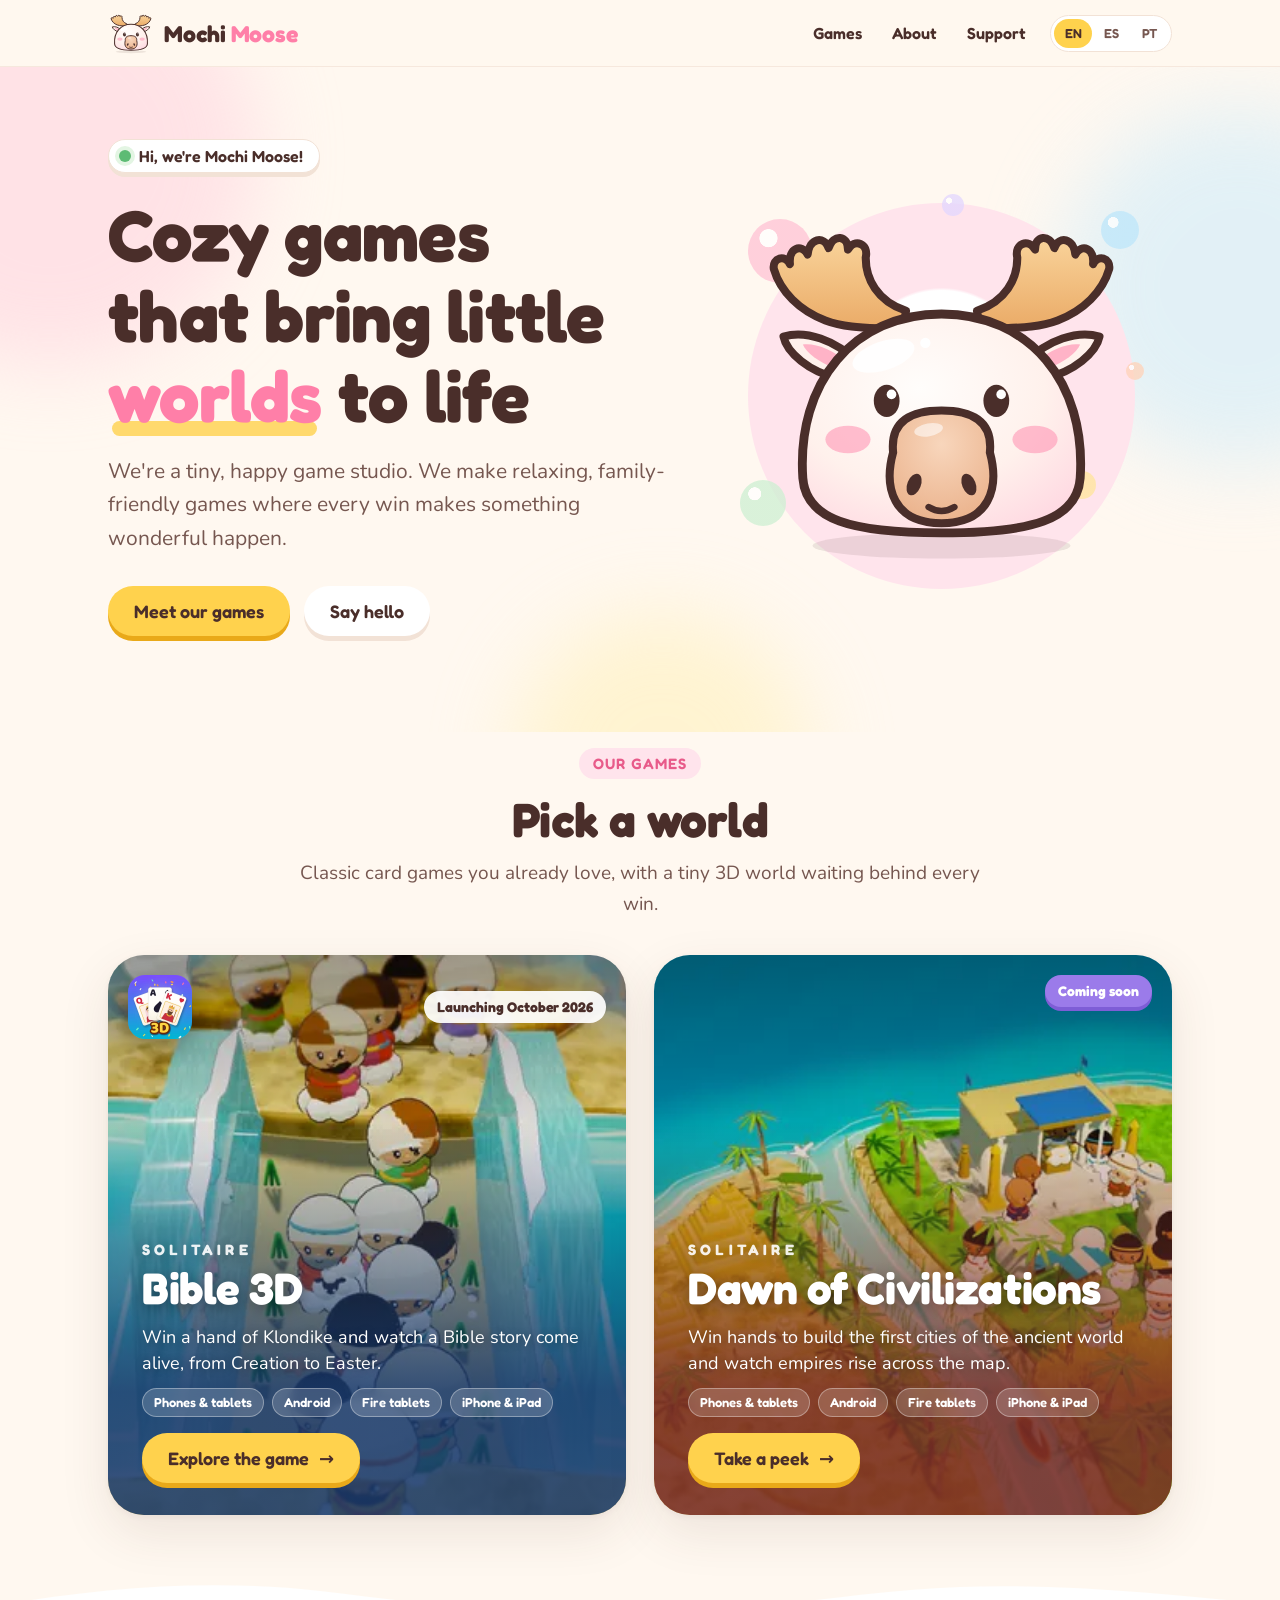
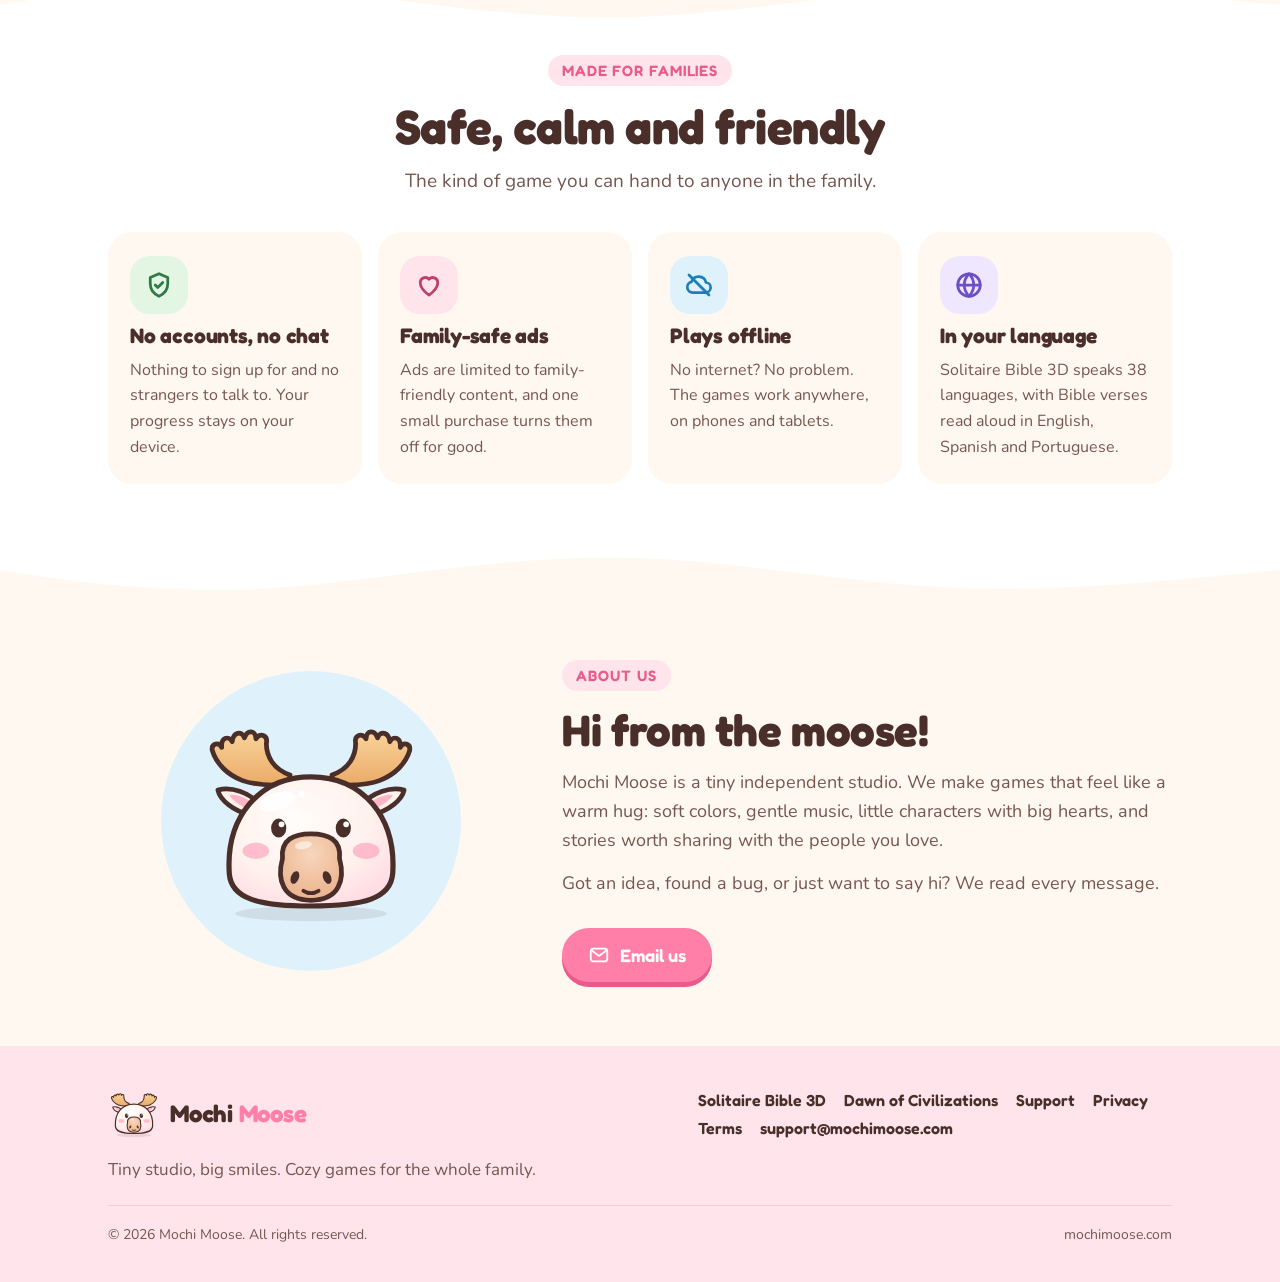
<file: index.html>
<!doctype html>
<html lang="en">
<head>
<meta charset="utf-8">
<meta name="viewport" content="width=device-width, initial-scale=1, viewport-fit=cover">
<title>Mochi Moose · Cozy family games</title>
<meta name="description" content="Mochi Moose is a tiny, happy game studio making cozy, family-friendly games. Meet Solitaire Bible 3D and the upcoming Solitaire Dawn of Civilizations.">
<link rel="canonical" href="https://mochimoose.com/">
<meta name="theme-color" content="#FFF8F0">
<meta name="color-scheme" content="light">
<meta name="darkreader-lock">
<link rel="icon" href="/favicon.svg" type="image/svg+xml">
<link rel="icon" href="/favicon-32.png" sizes="32x32" type="image/png">
<link rel="apple-touch-icon" href="/apple-touch-icon.png">
<link rel="manifest" href="/site.webmanifest">
<meta property="og:type" content="website">
<meta property="og:site_name" content="Mochi Moose">
<meta property="og:title" content="Mochi Moose · Cozy family games">
<meta property="og:description" content="Mochi Moose is a tiny, happy game studio making cozy, family-friendly games. Meet Solitaire Bible 3D and the upcoming Solitaire Dawn of Civilizations.">
<meta property="og:url" content="https://mochimoose.com/">
<meta property="og:image" content="https://mochimoose.com/og.jpg">
<meta property="og:image:width" content="1200">
<meta property="og:image:height" content="630">
<meta name="twitter:card" content="summary_large_image">
<link rel="preload" href="/assets/fonts/fredoka-latin-700-normal.woff2" as="font" type="font/woff2" crossorigin>
<link rel="preload" href="/assets/fonts/nunito-latin-400-normal.woff2" as="font" type="font/woff2" crossorigin>
<link rel="stylesheet" href="/assets/css/site.css?v=3">
<script type="application/ld+json">{"@context":"https://schema.org","@type":"Organization","name":"Mochi Moose","url":"https://mochimoose.com","logo":"https://mochimoose.com/apple-touch-icon.png","email":"support@mochimoose.com"}</script>
</head>
<body>
<a class="skip" href="#main" data-i18n="skip">Skip to content</a>
<header class="top"><div class="wrap">
  <a class="brand" href="/" aria-label="Mochi Moose, home"><img src="/assets/img/moose.svg" alt="" width="46" height="42"><span>Mochi <b>Moose</b></span></a>
  <nav class="nav" aria-label="Main"><a href="/#games" data-i18n="navGames">Games</a><a class="hide-s" href="/#about" data-i18n="navAbout">About</a><a href="/support" data-i18n="navSupport">Support</a></nav>
  <div class="lang" role="group" aria-label="Language"><button type="button" data-lang="en" aria-pressed="true">EN</button><button type="button" data-lang="es" aria-pressed="false">ES</button><button type="button" data-lang="pt" aria-pressed="false">PT</button></div>
</div></header>
<main id="main">
<section class="hero">
  <div class="blob" style="width:420px;height:420px;background:#FFD1DE;left:-160px;top:-120px"></div>
  <div class="blob" style="width:360px;height:360px;background:#CBEBFB;right:-140px;top:40px"></div>
  <div class="blob" style="width:300px;height:300px;background:#FFF0B8;left:40%;bottom:-180px"></div>
  <div class="wrap">
    <div>
      <span class="kicker"><i></i><span data-i18n="kicker">Hi, we're Mochi Moose!</span></span>
      <h1 data-i18n="h1">Cozy games that bring little <em>worlds</em> to life</h1>
      <p class="lead" data-i18n="lead">We're a tiny, happy game studio. We make relaxing, family-friendly games where every win makes something wonderful happen.</p>
      <div class="cta"><a class="btn" href="#games" data-i18n="ctaGames">Meet our games</a><a class="btn soft" href="mailto:support@mochimoose.com"><span data-i18n="ctaHello">Say hello</span></a></div>
    </div>
    <div class="mascot" aria-hidden="true"><div class="halo"></div><div class="bubbles"><span style="--c:#FFC2D4;width:64px;height:64px;left:4%;top:10%;--d:9s;--dl:0s;--x:10px;--y:-26px"></span><span style="--c:#BDE6FA;width:38px;height:38px;left:88%;top:8%;--d:7s;--dl:-2s;--x:-8px;--y:-20px"></span><span style="--c:#FFE59A;width:28px;height:28px;left:80%;top:70%;--d:8s;--dl:-4s;--x:6px;--y:-18px"></span><span style="--c:#CDEFD2;width:46px;height:46px;left:2%;top:72%;--d:10s;--dl:-1s;--x:12px;--y:-22px"></span><span style="--c:#E2D6FF;width:22px;height:22px;left:50%;top:4%;--d:6.5s;--dl:-3s;--x:-6px;--y:-16px"></span><span style="--c:#FFD2B8;width:18px;height:18px;left:94%;top:44%;--d:7.5s;--dl:-5s;--x:-4px;--y:-14px"></span></div><img src="/assets/img/moose.svg" alt="" width="240" height="220"></div>
  </div>
</section>

<section class="sec" id="games" style="padding-top:16px">
  <div class="wrap">
    <div class="sec-head"><span class="eyebrow" data-i18n="gamesEyebrow">Our games</span><h2 data-i18n="gamesTitle">Pick a world</h2><p data-i18n="gamesSub">Classic card games you already love, with a tiny 3D world waiting behind every win.</p></div>
    <div class="tiles">
      <a class="tile sb" href="/solitaire-bible-3d">
        <img src="/assets/img/sb-redsea-1280.webp" srcset="/assets/img/sb-redsea-640.webp 640w, /assets/img/sb-redsea-1280.webp 1280w" sizes="(min-width: 900px) 540px, 100vw" alt="" width="1280" height="720">
        <div class="ttop"><img src="/assets/img/sb-icon-256.webp" alt="Solitaire Bible 3D app icon" width="64" height="64"><span class="pill" data-i18n="tileSbStatus">Launching October 2026</span></div>
        <div class="in">
          <h3><small data-i18n="tileSolitaire">Solitaire</small>Bible 3D</h3>
          <p data-i18n="tileSbTag">Win a hand of Klondike and watch a Bible story come alive, from Creation to Easter.</p>
          <div class="plats"><span data-i18n="platPT">Phones &amp; tablets</span><span>Android</span><span data-i18n="platFire">Fire tablets</span><span>iPhone &amp; iPad</span></div>
          <span class="btn go"><span data-i18n="tileSbBtn">Explore the game</span> <span aria-hidden="true">→</span></span>
        </div>
      </a>
      <a class="tile dawn" href="/dawn-of-civilizations">
        <img src="/assets/img/civ-egypt-1280.webp" srcset="/assets/img/civ-egypt-640.webp 640w, /assets/img/civ-egypt-1280.webp 1280w" sizes="(min-width: 900px) 540px, 100vw" alt="" width="1280" height="720">
        <div class="ttop"><span></span><span class="pill soon" data-i18n="badge">Coming soon</span></div>
        <div class="in">
          <h3><small data-i18n="tileSolitaire">Solitaire</small>Dawn of Civilizations</h3>
          <p data-i18n="tileDawnTag">Win hands to build the first cities of the ancient world and watch empires rise across the map.</p>
          <div class="plats"><span data-i18n="platPT">Phones &amp; tablets</span><span>Android</span><span data-i18n="platFire">Fire tablets</span><span>iPhone &amp; iPad</span></div>
          <span class="btn go"><span data-i18n="tileDawnBtn">Take a peek</span> <span aria-hidden="true">→</span></span>
        </div>
      </a>
    </div>
  </div>
</section>

<svg class="wave" viewBox="0 0 1440 48" preserveAspectRatio="none" aria-hidden="true"><path fill="currentColor" d="M0 48V26c120-18 240-26 360-14s240 30 360 26 240-26 360-30 240 8 360 18v22z"/></svg>
<section class="sec band" style="padding-top:28px">
  <div class="wrap">
    <div class="sec-head"><span class="eyebrow" data-i18n="famEyebrow">Made for families</span><h2 data-i18n="famTitle">Safe, calm and friendly</h2><p data-i18n="famSub">The kind of game you can hand to anyone in the family.</p></div>
    <ul class="perks">
      <li><span class="ico" style="--c:var(--matcha-soft)"><svg viewBox="0 0 24 24" fill="none" stroke="#2f7a44" stroke-width="2.2" stroke-linecap="round" stroke-linejoin="round" aria-hidden="true"><path d="M12 3 5 6v5c0 4.5 3 8.2 7 10 4-1.8 7-5.5 7-10V6z"/><path d="m9 12 2 2 4-4"/></svg></span><h3 data-i18n="perk1t">No accounts, no chat</h3><p data-i18n="perk1">Nothing to sign up for and no strangers to talk to. Your progress stays on your device.</p></li>
      <li><span class="ico" style="--c:var(--pink-soft)"><svg viewBox="0 0 24 24" fill="none" stroke="#c23d6c" stroke-width="2.2" stroke-linecap="round" stroke-linejoin="round" aria-hidden="true"><path d="M12 20s-7-4.4-7-10a4 4 0 0 1 7-2.6A4 4 0 0 1 19 10c0 5.6-7 10-7 10z"/></svg></span><h3 data-i18n="perk2t">Family-safe ads</h3><p data-i18n="perk2">Ads are limited to family-friendly content, and one small purchase turns them off for good.</p></li>
      <li><span class="ico" style="--c:var(--sky-soft)"><svg viewBox="0 0 24 24" fill="none" stroke="#1f7fb3" stroke-width="2.2" stroke-linecap="round" stroke-linejoin="round" aria-hidden="true"><path d="M7 18h10a4 4 0 0 0 .6-8A6 6 0 0 0 6 9.5 4.3 4.3 0 0 0 7 18z"/><path d="M4 4l16 16"/></svg></span><h3 data-i18n="perk3t">Plays offline</h3><p data-i18n="perk3">No internet? No problem. The games work anywhere, on phones and tablets.</p></li>
      <li><span class="ico" style="--c:var(--lilac-soft)"><svg viewBox="0 0 24 24" fill="none" stroke="#6b4fc4" stroke-width="2.2" stroke-linecap="round" stroke-linejoin="round" aria-hidden="true"><circle cx="12" cy="12" r="9"/><path d="M3 12h18M12 3c2.5 2.6 3.8 5.6 3.8 9s-1.3 6.4-3.8 9c-2.5-2.6-3.8-5.6-3.8-9S9.5 5.6 12 3z"/></svg></span><h3 data-i18n="perk4t">In your language</h3><p data-i18n="perk4">Solitaire Bible 3D speaks 38 languages, with Bible verses read aloud in English, Spanish and Portuguese.</p></li>
    </ul>
  </div>
</section>
<svg class="wave" viewBox="0 0 1440 48" preserveAspectRatio="none" aria-hidden="true" style="transform:scaleY(-1)"><path fill="currentColor" d="M0 48V26c120-18 240-26 360-14s240 30 360 26 240-26 360-30 240 8 360 18v22z"/></svg>

<section class="sec" id="about">
  <div class="wrap about">
    <div class="pic" aria-hidden="true"><img src="/assets/img/moose.svg" alt="" width="240" height="220"></div>
    <div>
      <span class="eyebrow" data-i18n="aboutEyebrow">About us</span>
      <h2 data-i18n="aboutTitle">Hi from the moose!</h2>
      <p data-i18n="about1">Mochi Moose is a tiny independent studio. We make games that feel like a warm hug: soft colors, gentle music, little characters with big hearts, and stories worth sharing with the people you love.</p>
      <p data-i18n="about2">Got an idea, found a bug, or just want to say hi? We read every message.</p>
      <div class="cta"><a class="btn pink" href="mailto:support@mochimoose.com"><svg viewBox="0 0 24 24" fill="none" stroke="currentColor" stroke-width="2" stroke-linecap="round" stroke-linejoin="round" aria-hidden="true"><rect x="3" y="5" width="18" height="14" rx="3"/><path d="m4 7 8 6 8-6"/></svg><span data-i18n="aboutBtn">Email us</span></a></div>
    </div>
  </div>
</section>
</main>
<footer class="foot"><div class="wrap">
  <div>
    <a class="brand" href="/" aria-label="Mochi Moose, home"><img src="/assets/img/moose.svg" alt="" width="52" height="48"><span>Mochi <b>Moose</b></span></a>
    <p data-i18n="footTag">Tiny studio, big smiles. Cozy games for the whole family.</p>
  </div>
  <nav aria-label="Footer"><a href="/solitaire-bible-3d">Solitaire Bible 3D</a><a href="/dawn-of-civilizations">Dawn of Civilizations</a><a href="/support" data-i18n="navSupport">Support</a><a href="/privacy" data-i18n="footPriv">Privacy</a><a href="/terms" data-i18n="footTerms">Terms</a><a href="mailto:support@mochimoose.com">support@mochimoose.com</a></nav>
  <div class="fine"><span>© 2026 Mochi Moose. <span data-i18n="rights">All rights reserved.</span></span><span>mochimoose.com</span></div>
</div></footer>
<script src="/assets/js/i18n-home.js?v=2" defer></script><script src="/assets/js/site.js?v=2" defer></script>
</body>
</html>
</file>
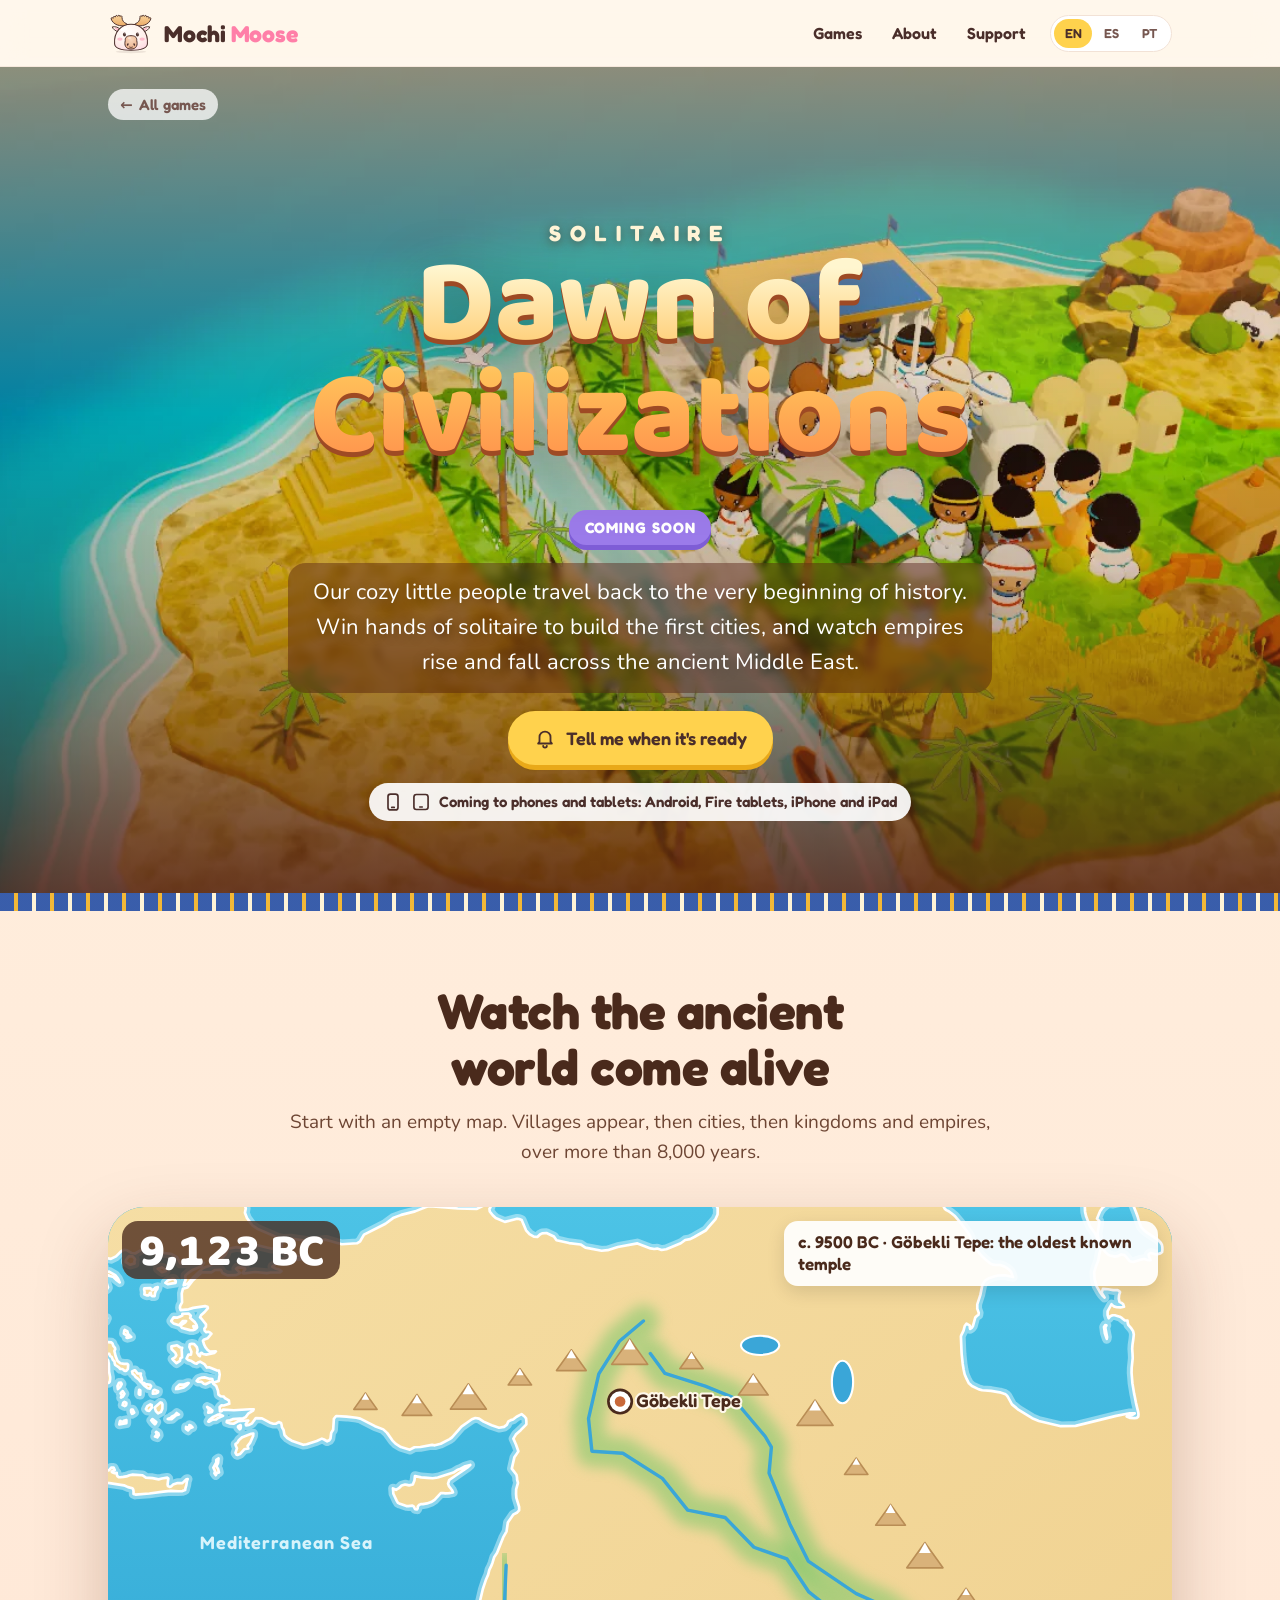
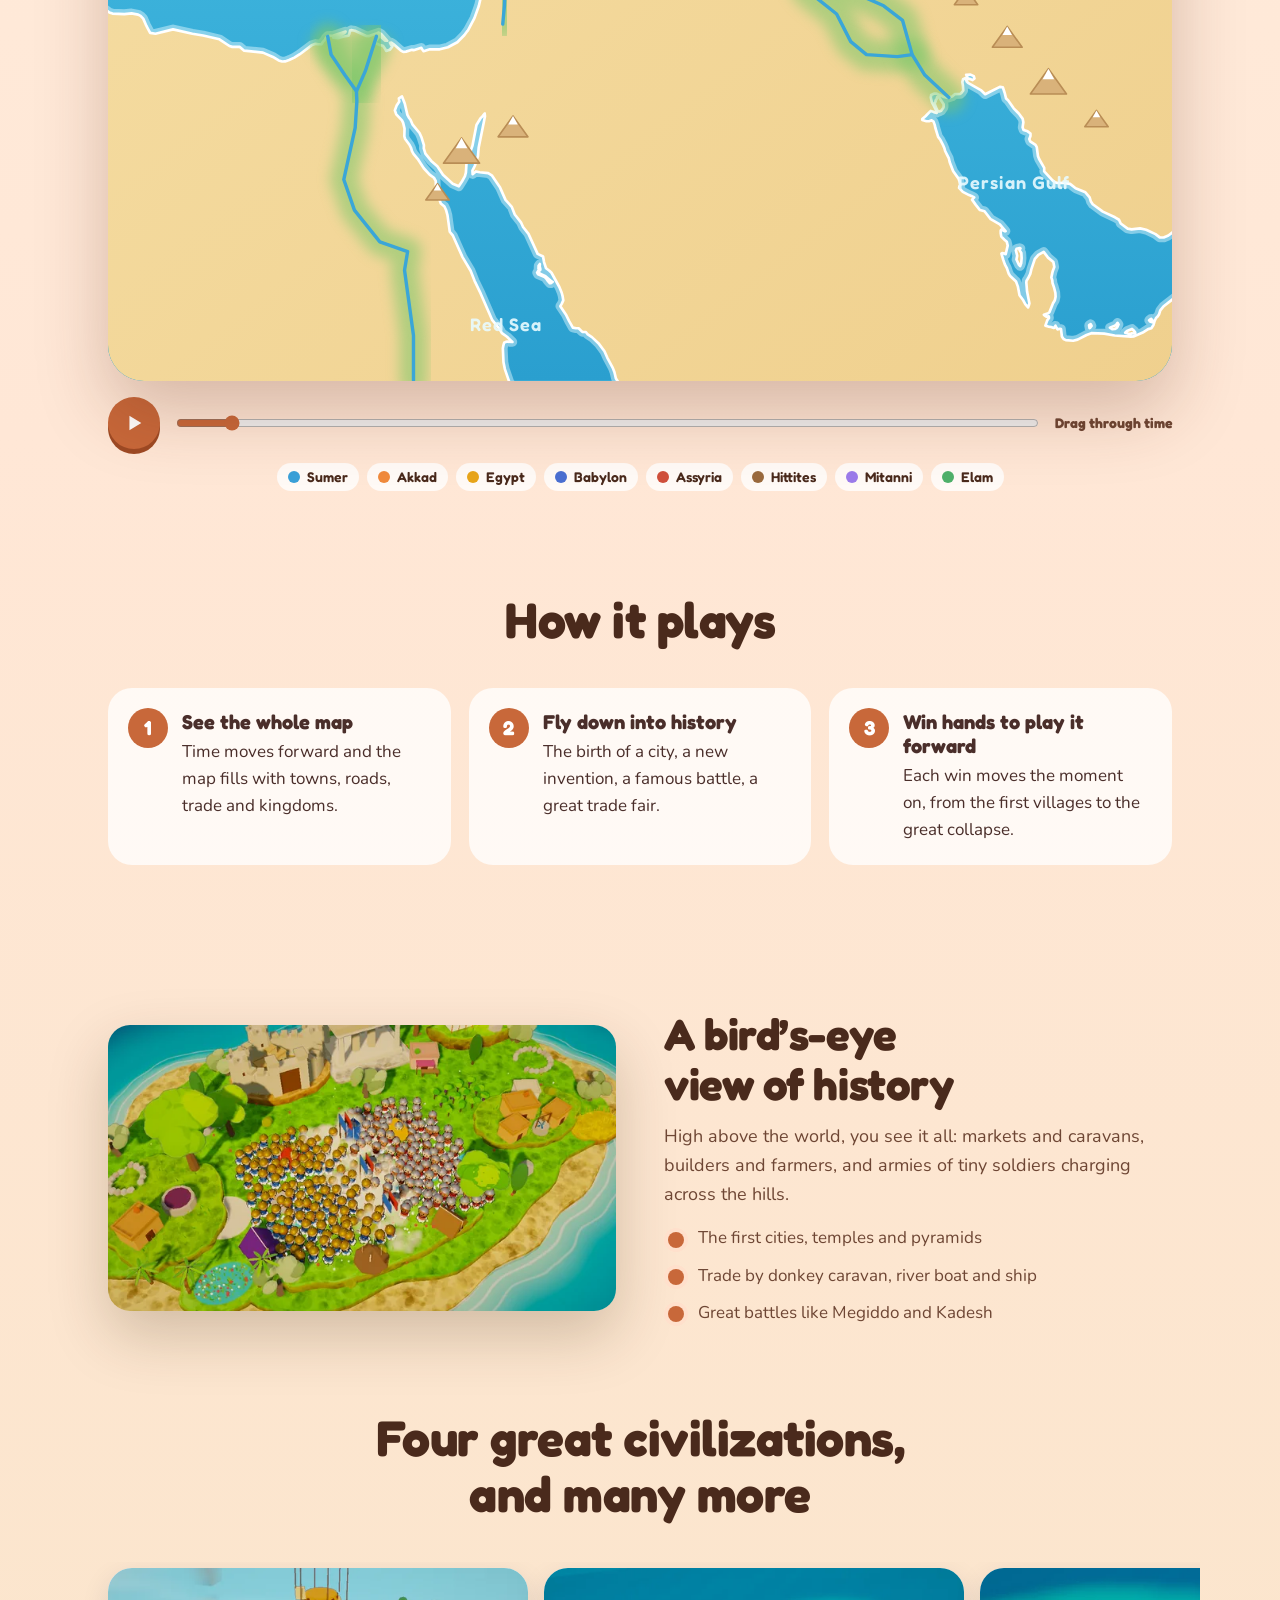
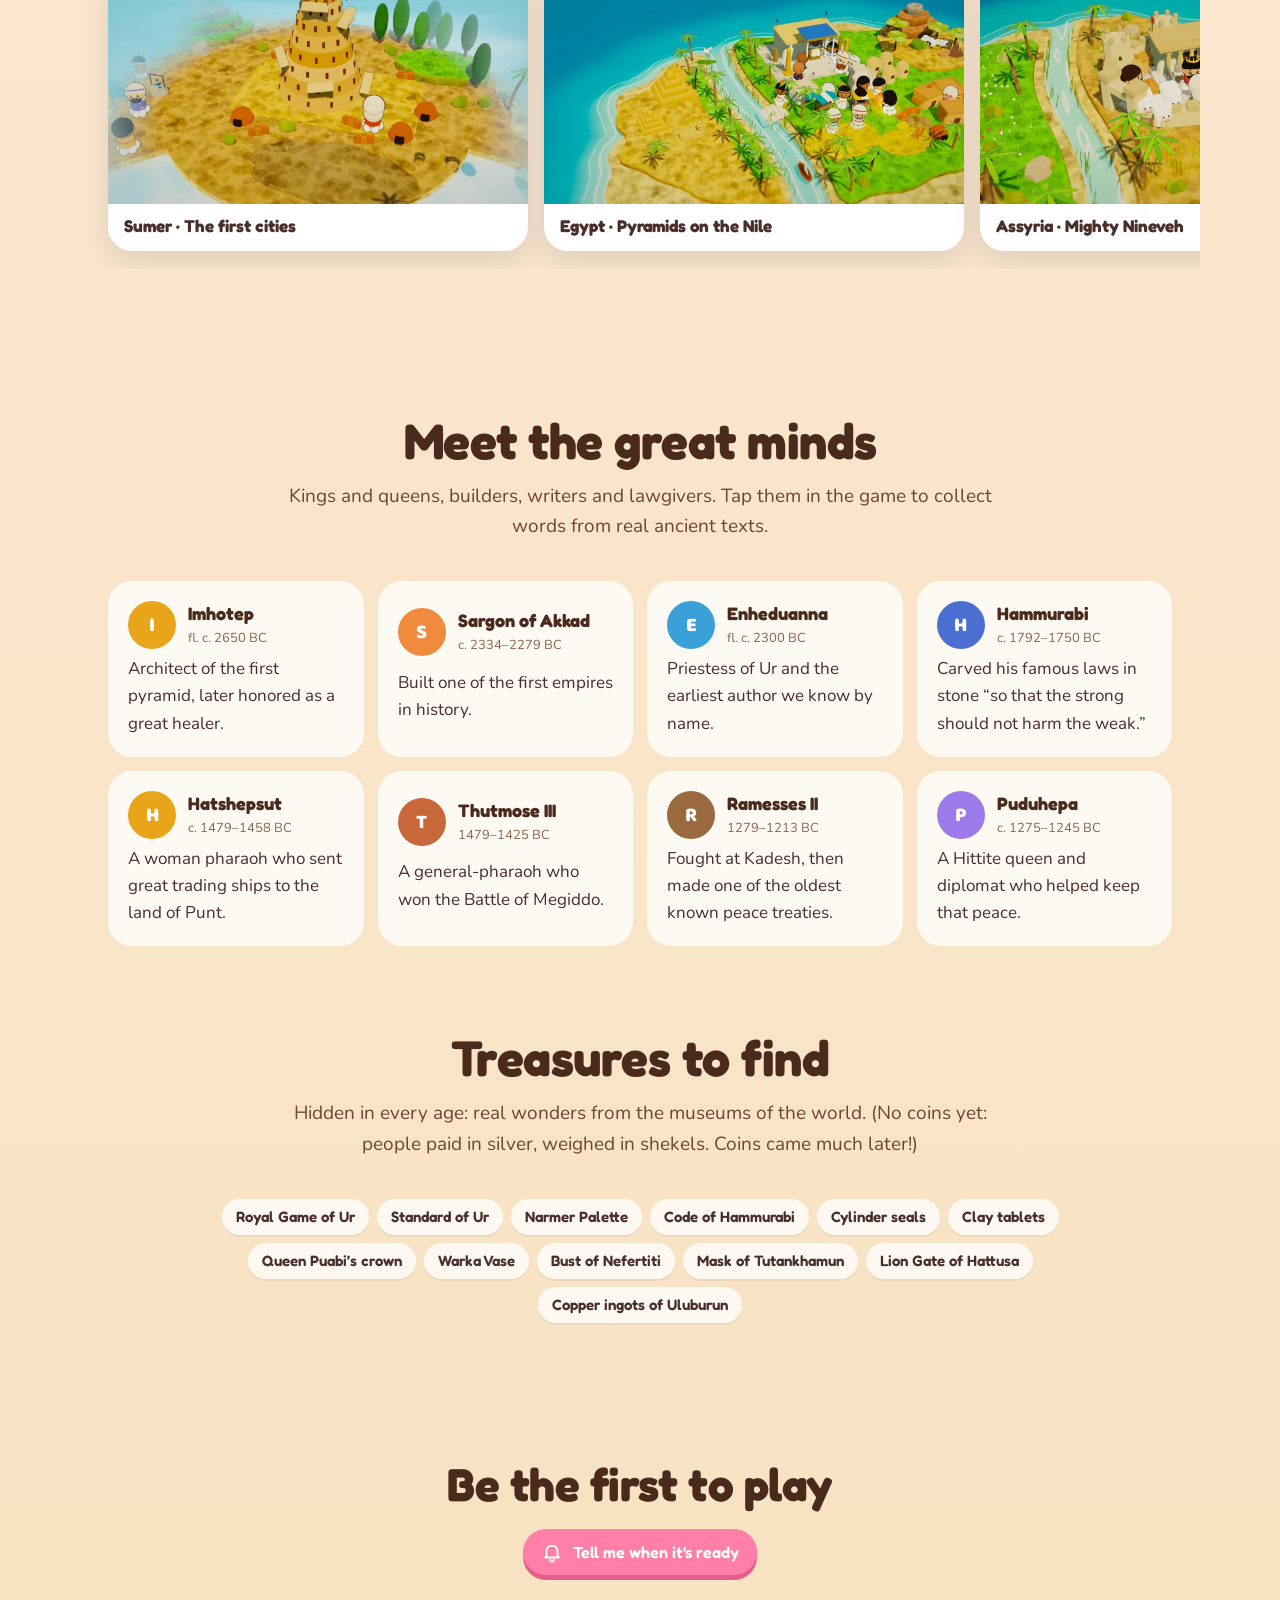
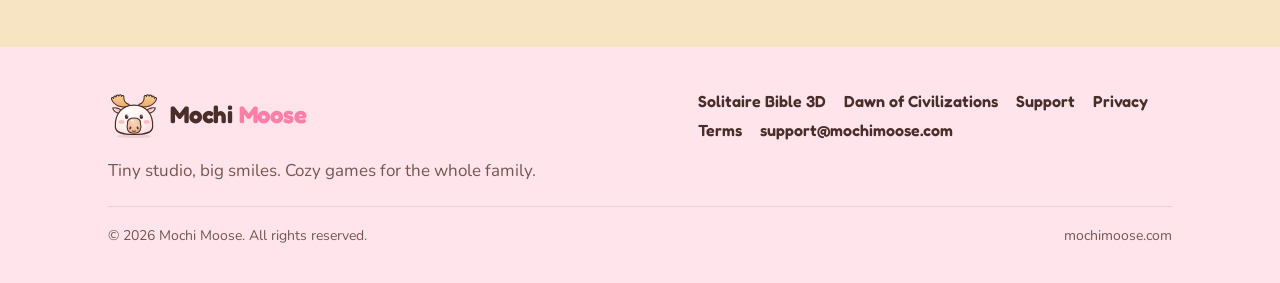
<file: dawn-of-civilizations.html>
<!doctype html>
<html lang="en">
<head>
<meta charset="utf-8">
<meta name="viewport" content="width=device-width, initial-scale=1, viewport-fit=cover">
<title>Solitaire Dawn of Civilizations · Mochi Moose</title>
<meta name="description" content="Coming soon from Mochi Moose: win hands of solitaire to build the first cities of the ancient Middle East and watch empires rise and fall.">
<link rel="canonical" href="https://mochimoose.com/dawn-of-civilizations">
<meta name="theme-color" content="#FFF8F0">
<meta name="color-scheme" content="light">
<meta name="darkreader-lock">
<link rel="icon" href="/favicon.svg" type="image/svg+xml">
<link rel="icon" href="/favicon-32.png" sizes="32x32" type="image/png">
<link rel="apple-touch-icon" href="/apple-touch-icon.png">
<link rel="manifest" href="/site.webmanifest">
<meta property="og:type" content="website">
<meta property="og:site_name" content="Mochi Moose">
<meta property="og:title" content="Solitaire Dawn of Civilizations · Mochi Moose">
<meta property="og:description" content="Coming soon from Mochi Moose: win hands of solitaire to build the first cities of the ancient Middle East and watch empires rise and fall.">
<meta property="og:url" content="https://mochimoose.com/dawn-of-civilizations">
<meta property="og:image" content="https://mochimoose.com/og-dawn.jpg">
<meta property="og:image:width" content="1200">
<meta property="og:image:height" content="630">
<meta name="twitter:card" content="summary_large_image">
<link rel="preload" href="/assets/fonts/fredoka-latin-700-normal.woff2" as="font" type="font/woff2" crossorigin>
<link rel="preload" href="/assets/fonts/nunito-latin-400-normal.woff2" as="font" type="font/woff2" crossorigin>
<link rel="stylesheet" href="/assets/css/site.css?v=3">
</head>
<body class="pg-dawn">
<a class="skip" href="#main" data-i18n="skip">Skip to content</a>
<header class="top"><div class="wrap">
  <a class="brand" href="/" aria-label="Mochi Moose, home"><img src="/assets/img/moose.svg" alt="" width="46" height="42"><span>Mochi <b>Moose</b></span></a>
  <nav class="nav" aria-label="Main"><a href="/#games" data-i18n="navGames">Games</a><a class="hide-s" href="/#about" data-i18n="navAbout">About</a><a href="/support" data-i18n="navSupport">Support</a></nav>
  <div class="lang" role="group" aria-label="Language"><button type="button" data-lang="en" aria-pressed="true">EN</button><button type="button" data-lang="es" aria-pressed="false">ES</button><button type="button" data-lang="pt" aria-pressed="false">PT</button></div>
</div></header>
<main id="main">
<section class="g-hero">
  <img class="bg" src="/assets/img/civ-egypt-1280.webp" alt="" width="1280" height="720" fetchpriority="high">
  <div class="wrap">
    <div><a class="back" href="/#games"><span aria-hidden="true">←</span> <span data-i18n="allGames">All games</span></a></div>
    <div class="dawn-logo" role="img" aria-label="Solitaire Dawn of Civilizations"><small>Solitaire</small><b>Dawn of Civilizations</b></div>
    <div style="text-align:center;display:grid;gap:18px;justify-items:center">
      <span class="badge" data-i18n="badge">Coming soon</span>
      <p class="lead" data-i18n="dLead">Our cozy little people travel back to the very beginning of history. Win hands of solitaire to build the first cities, and watch empires rise and fall across the ancient Middle East.</p>
      <a class="btn" href="mailto:support@mochimoose.com?subject=Dawn%20of%20Civilizations"><svg viewBox="0 0 24 24" fill="none" stroke="currentColor" stroke-width="2" stroke-linecap="round" stroke-linejoin="round" aria-hidden="true"><path d="M6 16V11a6 6 0 0 1 12 0v5l1.5 2h-15z"/><path d="M10 20.5a2 2 0 0 0 4 0"/></svg><span data-i18n="dawnBtn">Tell me when it's ready</span></a>
      <p class="devices"><svg viewBox="0 0 24 24" fill="none" stroke="currentColor" stroke-width="2" stroke-linecap="round" stroke-linejoin="round" aria-hidden="true"><rect x="6" y="2.5" width="12" height="19" rx="3"/><path d="M10.5 18.5h3"/></svg><svg viewBox="0 0 24 24" fill="none" stroke="currentColor" stroke-width="2" stroke-linecap="round" stroke-linejoin="round" aria-hidden="true"><rect x="3.5" y="3" width="17" height="18" rx="3"/><path d="M10.5 18h3"/></svg><span data-i18n="dawnDevices">Coming to phones and tablets: Android, Fire tablets, iPhone and iPad</span></p>
    </div>
  </div>
</section>
<div class="frieze" aria-hidden="true"></div>

<section class="g-sec">
  <div class="wrap">
    <div class="g-head"><h2 data-i18n="mTitle">Watch the ancient world come alive</h2><p data-i18n="mSub">Start with an empty map. Villages appear, then cities, then kingdoms and empires, over more than 8,000 years.</p></div>
    <div class="mapbox" id="dawnMap"><div class="hud"><span class="year" id="mapYear">9,600 BC</span><span class="cap" id="mapCap"></span></div></div>
    <div class="mapctl"><button type="button" id="mapPlay" aria-pressed="true" aria-label="Play or pause"><svg viewBox="0 0 24 24" fill="currentColor" aria-hidden="true"><path d="M7 4v16l13-8z"/></svg></button><input type="range" id="mapRange" aria-label="Year"><span data-i18n="mDrag">Drag through time</span></div>
    <ul class="maplegend"><li style="--c:#3aa0d8"><i></i>Sumer</li><li style="--c:#f08a3c"><i></i>Akkad</li><li style="--c:#e8a51a"><i></i><span data-i18n="cv2">Egypt</span></li><li style="--c:#4a6fd1"><i></i><span data-i18n="cv4">Babylon</span></li><li style="--c:#d0503c"><i></i><span data-i18n="cv3">Assyria</span></li><li style="--c:#9a6a3e"><i></i><span data-i18n="lHit">Hittites</span></li><li style="--c:#9b7bea"><i></i>Mitanni</li><li style="--c:#4fb06a"><i></i>Elam</li></ul>
  </div>
</section>

<section class="g-sec" style="padding-top:12px">
  <div class="wrap">
    <div class="g-head"><h2 data-i18n="hTitle">How it plays</h2></div>
    <ol class="steps">
      <li><b data-i18n="h1t">See the whole map</b><span data-i18n="h1">Time moves forward and the map fills with towns, roads, trade and kingdoms.</span></li>
      <li><b data-i18n="h2t">Fly down into history</b><span data-i18n="h2">The birth of a city, a new invention, a famous battle, a great trade fair.</span></li>
      <li><b data-i18n="h3t">Win hands to play it forward</b><span data-i18n="h3">Each win moves the moment on, from the first villages to the great collapse.</span></li>
    </ol>
  </div>
</section>

<section class="g-sec">
  <div class="wrap split">
    <img class="scroll-img" src="/assets/img/dawn-battle-1280.webp" srcset="/assets/img/dawn-battle-640.webp 640w, /assets/img/dawn-battle-1280.webp 1280w" sizes="(min-width: 900px) 540px, 94vw" width="1280" height="720" loading="lazy" alt="Two armies of little soldiers clash on a green hill, seen from high above">
    <div>
      <h2 data-i18n="bTitle">A bird’s-eye view of history</h2>
      <p data-i18n="bSub">High above the world, you see it all: markets and caravans, builders and farmers, and armies of tiny soldiers charging across the hills.</p>
      <ul>
        <li data-i18n="b1">The first cities, temples and pyramids</li>
        <li data-i18n="b2">Trade by donkey caravan, river boat and ship</li>
        <li data-i18n="b3">Great battles like Megiddo and Kadesh</li>
      </ul>
    </div>
  </div>
</section>

<section class="g-sec" style="padding-top:12px">
  <div class="wrap">
    <div class="g-head"><h2 data-i18n="cTitle">Four great civilizations, and many more</h2></div>
    <ul class="gal" aria-label="Civilizations">
        <li><figure><img src="/assets/img/civ-sumer-640.webp" srcset="/assets/img/civ-sumer-640.webp 640w, /assets/img/civ-sumer-1280.webp 1280w" sizes="(min-width: 900px) 360px, 78vw" width="640" height="360" loading="lazy" decoding="async" alt="Sumer"><figcaption><b data-i18n="cv1">Sumer</b> · <span data-i18n="cv1s">The first cities</span></figcaption></figure></li>
        <li><figure><img src="/assets/img/civ-egypt-640.webp" srcset="/assets/img/civ-egypt-640.webp 640w, /assets/img/civ-egypt-1280.webp 1280w" sizes="(min-width: 900px) 360px, 78vw" width="640" height="360" loading="lazy" decoding="async" alt="Egypt"><figcaption><b data-i18n="cv2">Egypt</b> · <span data-i18n="cv2s">Pyramids on the Nile</span></figcaption></figure></li>
        <li><figure><img src="/assets/img/civ-assyria-640.webp" srcset="/assets/img/civ-assyria-640.webp 640w, /assets/img/civ-assyria-1280.webp 1280w" sizes="(min-width: 900px) 360px, 78vw" width="640" height="360" loading="lazy" decoding="async" alt="Assyria"><figcaption><b data-i18n="cv3">Assyria</b> · <span data-i18n="cv3s">Mighty Nineveh</span></figcaption></figure></li>
        <li><figure><img src="/assets/img/civ-babylon-640.webp" srcset="/assets/img/civ-babylon-640.webp 640w, /assets/img/civ-babylon-1280.webp 1280w" sizes="(min-width: 900px) 360px, 78vw" width="640" height="360" loading="lazy" decoding="async" alt="Babylon"><figcaption><b data-i18n="cv4">Babylon</b> · <span data-i18n="cv4s">The great city on the Euphrates</span></figcaption></figure></li>
    </ul>
  </div>
</section>

<section class="g-sec">
  <div class="wrap">
    <div class="g-head"><h2 data-i18n="kTitle">Meet the great minds</h2><p data-i18n="kSub">Kings and queens, builders, writers and lawgivers. Tap them in the game to collect words from real ancient texts.</p></div>
    <ul class="minds"><li><div class="who"><span class="ini" style="--c:#e8a51a">I</span><div><b>Imhotep</b><small data-i18n="m1d">fl. c. 2650 BC</small></div></div><span data-i18n="m1">Architect of the first pyramid, later honored as a great healer.</span></li><li><div class="who"><span class="ini" style="--c:#f08a3c">S</span><div><b>Sargon of Akkad</b><small data-i18n="m2d">c. 2334–2279 BC</small></div></div><span data-i18n="m2">Built one of the first empires in history.</span></li><li><div class="who"><span class="ini" style="--c:#3aa0d8">E</span><div><b>Enheduanna</b><small data-i18n="m3d">fl. c. 2300 BC</small></div></div><span data-i18n="m3">Priestess of Ur and the earliest author we know by name.</span></li><li><div class="who"><span class="ini" style="--c:#4a6fd1">H</span><div><b>Hammurabi</b><small data-i18n="m4d">c. 1792–1750 BC</small></div></div><span data-i18n="m4">Carved his famous laws in stone “so that the strong should not harm the weak.”</span></li><li><div class="who"><span class="ini" style="--c:#e8a51a">H</span><div><b>Hatshepsut</b><small data-i18n="m5d">c. 1479–1458 BC</small></div></div><span data-i18n="m5">A woman pharaoh who sent great trading ships to the land of Punt.</span></li><li><div class="who"><span class="ini" style="--c:#c8683a">T</span><div><b>Thutmose III</b><small data-i18n="m6d">1479–1425 BC</small></div></div><span data-i18n="m6">A general-pharaoh who won the Battle of Megiddo.</span></li><li><div class="who"><span class="ini" style="--c:#9a6a3e">R</span><div><b>Ramesses II</b><small data-i18n="m7d">1279–1213 BC</small></div></div><span data-i18n="m7">Fought at Kadesh, then made one of the oldest known peace treaties.</span></li><li><div class="who"><span class="ini" style="--c:#9b7bea">P</span><div><b>Puduhepa</b><small data-i18n="m8d">c. 1275–1245 BC</small></div></div><span data-i18n="m8">A Hittite queen and diplomat who helped keep that peace.</span></li></ul>
  </div>
</section>

<section class="g-sec" style="padding-top:12px">
  <div class="wrap">
    <div class="g-head"><h2 data-i18n="tTitle">Treasures to find</h2><p data-i18n="tSub">Hidden in every age: real wonders from the museums of the world. (No coins yet: people paid in silver, weighed in shekels. Coins came much later!)</p></div>
    <ul class="chipcloud treasures"><li data-i18n="tr0">Royal Game of Ur</li><li data-i18n="tr1">Standard of Ur</li><li data-i18n="tr2">Narmer Palette</li><li data-i18n="tr3">Code of Hammurabi</li><li data-i18n="tr4">Cylinder seals</li><li data-i18n="tr5">Clay tablets</li><li data-i18n="tr6">Queen Puabi’s crown</li><li data-i18n="tr7">Warka Vase</li><li data-i18n="tr8">Bust of Nefertiti</li><li data-i18n="tr9">Mask of Tutankhamun</li><li data-i18n="tr10">Lion Gate of Hattusa</li><li data-i18n="tr11">Copper ingots of Uluburun</li></ul>
  </div>
</section>

<section class="cta-band">
  <div class="wrap">
    <h2 data-i18n="dCta">Be the first to play</h2>
    <div class="stores" style="margin-top:18px"><a class="btn pink" href="mailto:support@mochimoose.com?subject=Dawn%20of%20Civilizations"><svg viewBox="0 0 24 24" fill="none" stroke="currentColor" stroke-width="2" stroke-linecap="round" stroke-linejoin="round" aria-hidden="true"><path d="M6 16V11a6 6 0 0 1 12 0v5l1.5 2h-15z"/><path d="M10 20.5a2 2 0 0 0 4 0"/></svg><span data-i18n="dawnBtn">Tell me when it's ready</span></a></div>
  </div>
</section>
</main>
<footer class="foot"><div class="wrap">
  <div>
    <a class="brand" href="/" aria-label="Mochi Moose, home"><img src="/assets/img/moose.svg" alt="" width="52" height="48"><span>Mochi <b>Moose</b></span></a>
    <p data-i18n="footTag">Tiny studio, big smiles. Cozy games for the whole family.</p>
  </div>
  <nav aria-label="Footer"><a href="/solitaire-bible-3d">Solitaire Bible 3D</a><a href="/dawn-of-civilizations">Dawn of Civilizations</a><a href="/support" data-i18n="navSupport">Support</a><a href="/privacy" data-i18n="footPriv">Privacy</a><a href="/terms" data-i18n="footTerms">Terms</a><a href="mailto:support@mochimoose.com">support@mochimoose.com</a></nav>
  <div class="fine"><span>© 2026 Mochi Moose. <span data-i18n="rights">All rights reserved.</span></span><span>mochimoose.com</span></div>
</div></footer>
<script src="/assets/js/i18n-dawn.js?v=2" defer></script><script src="/assets/js/dawn-land.js?v=2" defer></script><script src="/assets/js/dawn-map.js?v=2" defer></script><script src="/assets/js/site.js?v=2" defer></script>
</body>
</html>
</file>
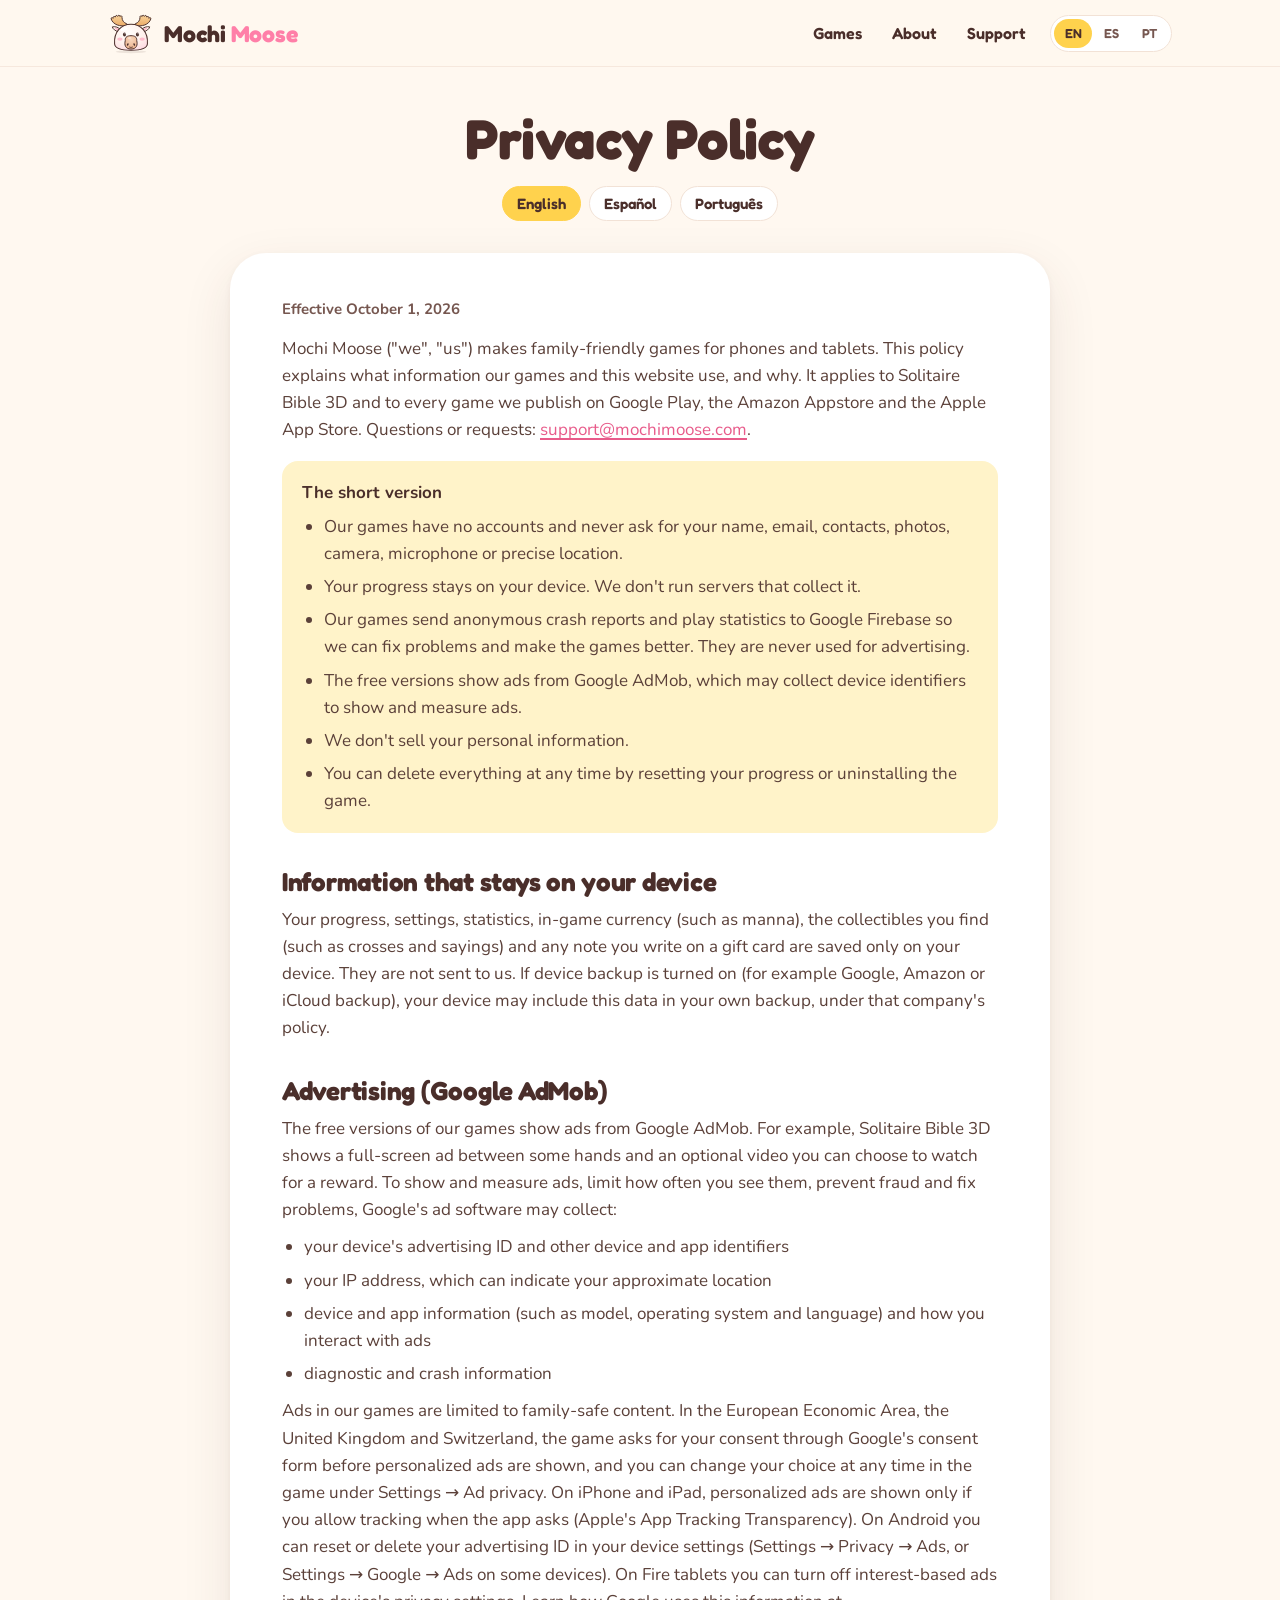
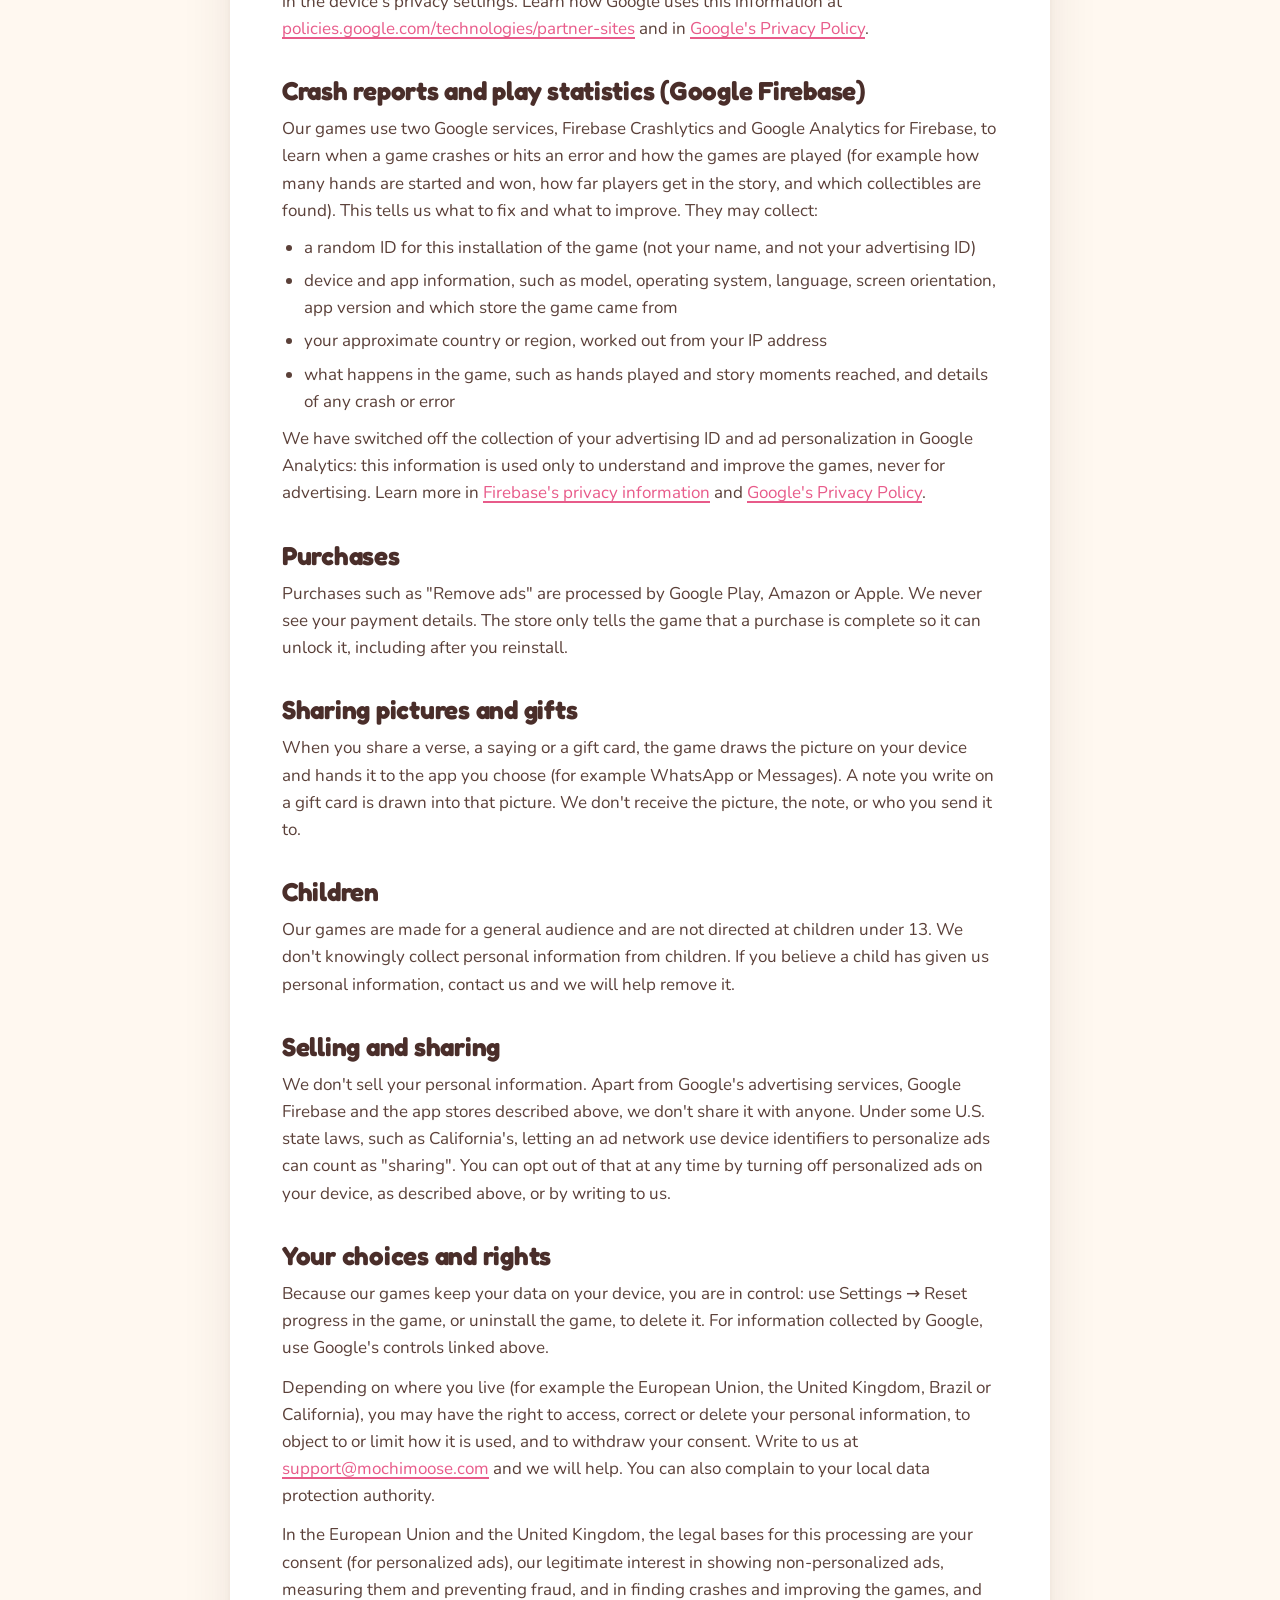
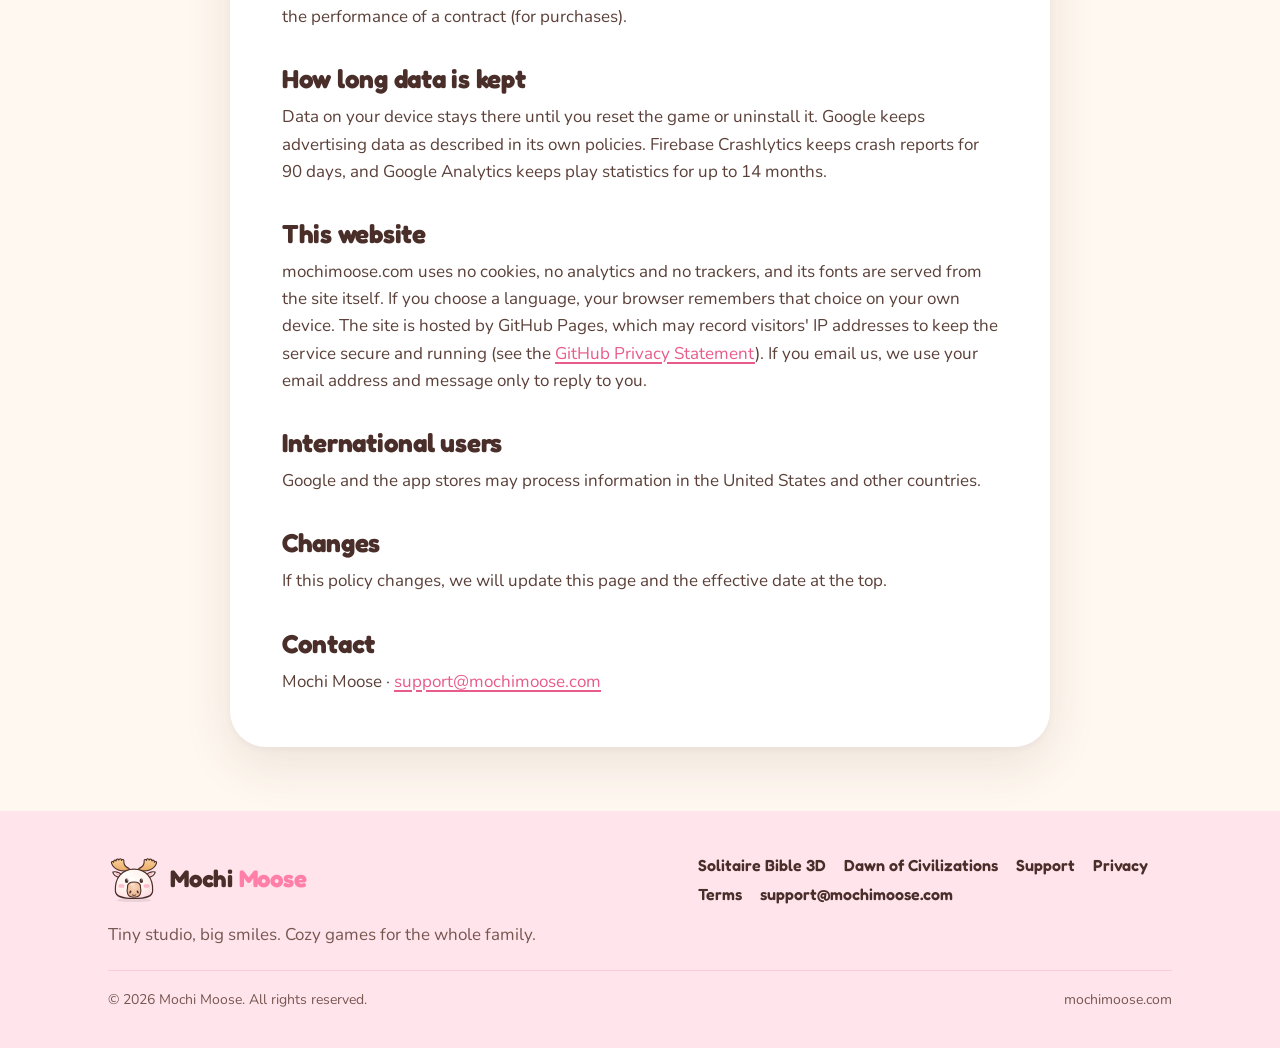
<file: privacy.html>
<!doctype html>
<html lang="en">
<head>
<meta charset="utf-8">
<meta name="viewport" content="width=device-width, initial-scale=1, viewport-fit=cover">
<title>Privacy Policy · Mochi Moose</title>
<meta name="description" content="How Mochi Moose games and this website handle information: no accounts, progress stays on your device, family-safe ads by Google AdMob.">
<link rel="canonical" href="https://mochimoose.com/privacy">
<meta name="theme-color" content="#FFF8F0">
<meta name="color-scheme" content="light">
<meta name="darkreader-lock">
<link rel="icon" href="/favicon.svg" type="image/svg+xml">
<link rel="icon" href="/favicon-32.png" sizes="32x32" type="image/png">
<link rel="apple-touch-icon" href="/apple-touch-icon.png">
<link rel="manifest" href="/site.webmanifest">
<meta property="og:type" content="website">
<meta property="og:site_name" content="Mochi Moose">
<meta property="og:title" content="Privacy Policy · Mochi Moose">
<meta property="og:description" content="How Mochi Moose games and this website handle information: no accounts, progress stays on your device, family-safe ads by Google AdMob.">
<meta property="og:url" content="https://mochimoose.com/privacy">
<meta property="og:image" content="https://mochimoose.com/og.jpg">
<meta property="og:image:width" content="1200">
<meta property="og:image:height" content="630">
<meta name="twitter:card" content="summary_large_image">
<link rel="preload" href="/assets/fonts/fredoka-latin-700-normal.woff2" as="font" type="font/woff2" crossorigin>
<link rel="preload" href="/assets/fonts/nunito-latin-400-normal.woff2" as="font" type="font/woff2" crossorigin>
<link rel="stylesheet" href="/assets/css/site.css?v=3">
</head>
<body>
<a class="skip" href="#main" data-i18n="skip">Skip to content</a>
<header class="top"><div class="wrap">
  <a class="brand" href="/" aria-label="Mochi Moose, home"><img src="/assets/img/moose.svg" alt="" width="46" height="42"><span>Mochi <b>Moose</b></span></a>
  <nav class="nav" aria-label="Main"><a href="/#games" data-i18n="navGames">Games</a><a class="hide-s" href="/#about" data-i18n="navAbout">About</a><a href="/support" data-i18n="navSupport">Support</a></nav>
  <div class="lang" role="group" aria-label="Language"><button type="button" data-lang="en" aria-pressed="true">EN</button><button type="button" data-lang="es" aria-pressed="false">ES</button><button type="button" data-lang="pt" aria-pressed="false">PT</button></div>
</div></header>
<main id="main">
<div class="wrap">
  <div class="doc-hero"><h1 data-i18n="privTitle" data-title="privTitle">Privacy Policy</h1><nav class="langbar" aria-label="Language"><a href="#en" data-lang="en" aria-current="true">English</a><a href="#es" data-lang="es" aria-current="false">Español</a><a href="#pt" data-lang="pt" aria-current="false">Português</a></nav></div>
  <div class="doc">
<article lang="en" id="en">
<p class="meta">Effective October 1, 2026</p>
<p>Mochi Moose ("we", "us") makes family-friendly games for phones and tablets. This policy explains what information our games and this website use, and why. It applies to Solitaire Bible 3D and to every game we publish on Google Play, the Amazon Appstore and the Apple App Store. Questions or requests: <a href="mailto:support@mochimoose.com">support@mochimoose.com</a>.</p>
<div class="short"><b>The short version</b><ul>
<li>Our games have no accounts and never ask for your name, email, contacts, photos, camera, microphone or precise location.</li>
<li>Your progress stays on your device. We don't run servers that collect it.</li>
<li>Our games send anonymous crash reports and play statistics to Google Firebase so we can fix problems and make the games better. They are never used for advertising.</li>
<li>The free versions show ads from Google AdMob, which may collect device identifiers to show and measure ads.</li>
<li>We don't sell your personal information.</li>
<li>You can delete everything at any time by resetting your progress or uninstalling the game.</li>
</ul></div>
<h2>Information that stays on your device</h2>
<p>Your progress, settings, statistics, in-game currency (such as manna), the collectibles you find (such as crosses and sayings) and any note you write on a gift card are saved only on your device. They are not sent to us. If device backup is turned on (for example Google, Amazon or iCloud backup), your device may include this data in your own backup, under that company's policy.</p>
<h2>Advertising (Google AdMob)</h2>
<p>The free versions of our games show ads from Google AdMob. For example, Solitaire Bible 3D shows a full-screen ad between some hands and an optional video you can choose to watch for a reward. To show and measure ads, limit how often you see them, prevent fraud and fix problems, Google's ad software may collect:</p>
<ul>
<li>your device's advertising ID and other device and app identifiers</li>
<li>your IP address, which can indicate your approximate location</li>
<li>device and app information (such as model, operating system and language) and how you interact with ads</li>
<li>diagnostic and crash information</li>
</ul>
<p>Ads in our games are limited to family-safe content. In the European Economic Area, the United Kingdom and Switzerland, the game asks for your consent through Google's consent form before personalized ads are shown, and you can change your choice at any time in the game under Settings → Ad privacy. On iPhone and iPad, personalized ads are shown only if you allow tracking when the app asks (Apple's App Tracking Transparency). On Android you can reset or delete your advertising ID in your device settings (Settings → Privacy → Ads, or Settings → Google → Ads on some devices). On Fire tablets you can turn off interest-based ads in the device's privacy settings. Learn how Google uses this information at <a href="https://policies.google.com/technologies/partner-sites">policies.google.com/technologies/partner-sites</a> and in <a href="https://policies.google.com/privacy">Google's Privacy Policy</a>.</p>
<h2>Crash reports and play statistics (Google Firebase)</h2>
<p>Our games use two Google services, Firebase Crashlytics and Google Analytics for Firebase, to learn when a game crashes or hits an error and how the games are played (for example how many hands are started and won, how far players get in the story, and which collectibles are found). This tells us what to fix and what to improve. They may collect:</p>
<ul>
<li>a random ID for this installation of the game (not your name, and not your advertising ID)</li>
<li>device and app information, such as model, operating system, language, screen orientation, app version and which store the game came from</li>
<li>your approximate country or region, worked out from your IP address</li>
<li>what happens in the game, such as hands played and story moments reached, and details of any crash or error</li>
</ul>
<p>We have switched off the collection of your advertising ID and ad personalization in Google Analytics: this information is used only to understand and improve the games, never for advertising. Learn more in <a href="https://firebase.google.com/support/privacy" rel="noopener">Firebase's privacy information</a> and <a href="https://policies.google.com/privacy" rel="noopener">Google's Privacy Policy</a>.</p>
<h2>Purchases</h2>
<p>Purchases such as "Remove ads" are processed by Google Play, Amazon or Apple. We never see your payment details. The store only tells the game that a purchase is complete so it can unlock it, including after you reinstall.</p>
<h2>Sharing pictures and gifts</h2>
<p>When you share a verse, a saying or a gift card, the game draws the picture on your device and hands it to the app you choose (for example WhatsApp or Messages). A note you write on a gift card is drawn into that picture. We don't receive the picture, the note, or who you send it to.</p>
<h2>Children</h2>
<p>Our games are made for a general audience and are not directed at children under 13. We don't knowingly collect personal information from children. If you believe a child has given us personal information, contact us and we will help remove it.</p>
<h2>Selling and sharing</h2>
<p>We don't sell your personal information. Apart from Google's advertising services, Google Firebase and the app stores described above, we don't share it with anyone. Under some U.S. state laws, such as California's, letting an ad network use device identifiers to personalize ads can count as "sharing". You can opt out of that at any time by turning off personalized ads on your device, as described above, or by writing to us.</p>
<h2>Your choices and rights</h2>
<p>Because our games keep your data on your device, you are in control: use Settings → Reset progress in the game, or uninstall the game, to delete it. For information collected by Google, use Google's controls linked above.</p>
<p>Depending on where you live (for example the European Union, the United Kingdom, Brazil or California), you may have the right to access, correct or delete your personal information, to object to or limit how it is used, and to withdraw your consent. Write to us at <a href="mailto:support@mochimoose.com">support@mochimoose.com</a> and we will help. You can also complain to your local data protection authority.</p>
<p>In the European Union and the United Kingdom, the legal bases for this processing are your consent (for personalized ads), our legitimate interest in showing non-personalized ads, measuring them and preventing fraud, and in finding crashes and improving the games, and the performance of a contract (for purchases).</p>
<h2>How long data is kept</h2>
<p>Data on your device stays there until you reset the game or uninstall it. Google keeps advertising data as described in its own policies. Firebase Crashlytics keeps crash reports for 90 days, and Google Analytics keeps play statistics for up to 14 months.</p>
<h2>This website</h2>
<p>mochimoose.com uses no cookies, no analytics and no trackers, and its fonts are served from the site itself. If you choose a language, your browser remembers that choice on your own device. The site is hosted by GitHub Pages, which may record visitors' IP addresses to keep the service secure and running (see the <a href="https://docs.github.com/site-policy/privacy-policies/github-general-privacy-statement">GitHub Privacy Statement</a>). If you email us, we use your email address and message only to reply to you.</p>
<h2>International users</h2>
<p>Google and the app stores may process information in the United States and other countries.</p>
<h2>Changes</h2>
<p>If this policy changes, we will update this page and the effective date at the top.</p>
<h2>Contact</h2>
<p>Mochi Moose · <a href="mailto:support@mochimoose.com">support@mochimoose.com</a></p>
</article>
<article lang="es" id="es">
<p class="meta">Vigente desde el 1 de octubre de 2026</p>
<p>Mochi Moose ("nosotros") crea juegos para toda la familia en teléfonos y tabletas. Esta política explica qué información usan nuestros juegos y este sitio web, y por qué. Se aplica a Solitaire Bible 3D y a todos los juegos que publicamos en Google Play, la Amazon Appstore y la App Store de Apple. Preguntas o solicitudes: <a href="mailto:support@mochimoose.com">support@mochimoose.com</a>.</p>
<div class="short"><b>En resumen</b><ul>
<li>Nuestros juegos no tienen cuentas y nunca piden tu nombre, correo, contactos, fotos, cámara, micrófono ni ubicación precisa.</li>
<li>Tu progreso se queda en tu dispositivo. No tenemos servidores que lo recopilen.</li>
<li>Nuestros juegos envían informes de fallos y estadísticas de juego anónimos a Google Firebase para que podamos corregir problemas y mejorar los juegos. Nunca se usan para publicidad.</li>
<li>Las versiones gratuitas muestran anuncios de Google AdMob, que puede recopilar identificadores del dispositivo para mostrar y medir anuncios.</li>
<li>No vendemos tu información personal.</li>
<li>Puedes borrarlo todo cuando quieras reiniciando tu progreso o desinstalando el juego.</li>
</ul></div>
<h2>Información que se queda en tu dispositivo</h2>
<p>Tu progreso, ajustes, estadísticas, moneda del juego (como el maná), los coleccionables que encuentras (como cruces y frases) y cualquier nota que escribas en una tarjeta de regalo se guardan solo en tu dispositivo. No se nos envían. Si la copia de seguridad del dispositivo está activada (por ejemplo de Google, Amazon o iCloud), tu dispositivo puede incluir estos datos en tu propia copia de seguridad, según la política de esa empresa.</p>
<h2>Publicidad (Google AdMob)</h2>
<p>Las versiones gratuitas de nuestros juegos muestran anuncios de Google AdMob. Por ejemplo, Solitaire Bible 3D muestra un anuncio de pantalla completa entre algunas manos y un video opcional que puedes elegir ver para ganar una recompensa. Para mostrar y medir anuncios, limitar cuántas veces los ves, prevenir fraudes y corregir errores, el software de anuncios de Google puede recopilar:</p>
<ul>
<li>el ID de publicidad de tu dispositivo y otros identificadores del dispositivo y de la app</li>
<li>tu dirección IP, que puede indicar tu ubicación aproximada</li>
<li>información del dispositivo y de la app (como el modelo, el sistema operativo y el idioma) y cómo interactúas con los anuncios</li>
<li>información de diagnóstico y de fallos</li>
</ul>
<p>Los anuncios de nuestros juegos se limitan a contenido apto para toda la familia. En el Espacio Económico Europeo, el Reino Unido y Suiza, el juego te pide consentimiento mediante el formulario de Google antes de mostrar anuncios personalizados, y puedes cambiar tu elección cuando quieras en el juego, en Ajustes → Privacidad de anuncios. En iPhone y iPad, los anuncios personalizados solo se muestran si permites el rastreo cuando la app lo pregunta (Transparencia de rastreo de apps de Apple). En Android puedes restablecer o eliminar tu ID de publicidad en los ajustes del dispositivo (Ajustes → Privacidad → Anuncios, o Ajustes → Google → Anuncios en algunos dispositivos). En las tabletas Fire puedes desactivar los anuncios basados en intereses en los ajustes de privacidad del dispositivo. Más información sobre cómo Google usa estos datos en <a href="https://policies.google.com/technologies/partner-sites">policies.google.com/technologies/partner-sites</a> y en la <a href="https://policies.google.com/privacy">Política de privacidad de Google</a>.</p>
<h2>Informes de fallos y estadísticas de juego (Google Firebase)</h2>
<p>Nuestros juegos usan dos servicios de Google, Firebase Crashlytics y Google Analytics para Firebase, para saber cuándo un juego falla o tiene un error y cómo se juega (por ejemplo cuántas manos se empiezan y se ganan, hasta dónde llegan los jugadores en la historia y qué coleccionables encuentran). Así sabemos qué corregir y qué mejorar. Pueden recopilar:</p>
<ul>
<li>un identificador aleatorio de esta instalación del juego (no tu nombre ni tu ID de publicidad)</li>
<li>información del dispositivo y de la app, como el modelo, el sistema operativo, el idioma, la orientación de la pantalla, la versión de la app y la tienda de la que vino el juego</li>
<li>tu país o región aproximados, calculados a partir de tu dirección IP</li>
<li>lo que pasa en el juego, como las manos jugadas y los momentos de la historia alcanzados, y los detalles de cualquier fallo o error</li>
</ul>
<p>Hemos desactivado en Google Analytics la recopilación de tu ID de publicidad y la personalización de anuncios: esta información solo se usa para entender y mejorar los juegos, nunca para publicidad. Más información en la <a href="https://firebase.google.com/support/privacy" rel="noopener">información de privacidad de Firebase</a> y en la <a href="https://policies.google.com/privacy" rel="noopener">Política de privacidad de Google</a>.</p>
<h2>Compras</h2>
<p>Las compras como "Quitar anuncios" las procesan Google Play, Amazon o Apple. Nunca vemos tus datos de pago. La tienda solo le avisa al juego que la compra se completó para poder activarla, incluso si reinstalas el juego.</p>
<h2>Compartir imágenes y regalos</h2>
<p>Cuando compartes un versículo, una frase o una tarjeta de regalo, el juego dibuja la imagen en tu dispositivo y se la entrega a la app que elijas (por ejemplo WhatsApp o Mensajes). La nota que escribas en una tarjeta de regalo se dibuja dentro de esa imagen. No recibimos la imagen, ni la nota, ni a quién se la envías.</p>
<h2>Menores</h2>
<p>Nuestros juegos están hechos para el público general y no están dirigidos a menores de 13 años. No recopilamos a sabiendas información personal de menores. Si crees que un menor nos dio información personal, escríbenos y te ayudaremos a eliminarla.</p>
<h2>Venta y uso compartido</h2>
<p>No vendemos tu información personal. Aparte de los servicios de publicidad de Google, Google Firebase y las tiendas de apps descritos arriba, no la compartimos con nadie. Según algunas leyes estatales de EE. UU., como la de California, permitir que una red de anuncios use identificadores del dispositivo para personalizar anuncios puede considerarse "compartir". Puedes oponerte en cualquier momento desactivando los anuncios personalizados en tu dispositivo, como se explica arriba, o escribiéndonos.</p>
<h2>Tus opciones y derechos</h2>
<p>Como nuestros juegos guardan tus datos en tu dispositivo, tú tienes el control: usa Ajustes → Reiniciar progreso en el juego, o desinstálalo, para borrarlos. Para la información que recopila Google, usa los controles de Google indicados arriba.</p>
<p>Según dónde vivas (por ejemplo la Unión Europea, el Reino Unido, Brasil o California), puedes tener derecho a acceder, corregir o eliminar tu información personal, a oponerte a su uso o limitarlo, y a retirar tu consentimiento. Escríbenos a <a href="mailto:support@mochimoose.com">support@mochimoose.com</a> y te ayudaremos. También puedes presentar una queja ante la autoridad de protección de datos de tu país.</p>
<p>En la Unión Europea y el Reino Unido, las bases legales de este tratamiento son tu consentimiento (para los anuncios personalizados), nuestro interés legítimo en mostrar anuncios no personalizados, medirlos y prevenir fraudes, y en encontrar fallos y mejorar los juegos, y la ejecución de un contrato (para las compras).</p>
<h2>Cuánto tiempo se guardan los datos</h2>
<p>Los datos de tu dispositivo se quedan ahí hasta que reinicies el juego o lo desinstales. Google conserva los datos de publicidad según sus propias políticas. Firebase Crashlytics conserva los informes de fallos durante 90 días, y Google Analytics conserva las estadísticas de juego hasta 14 meses.</p>
<h2>Este sitio web</h2>
<p>mochimoose.com no usa cookies, ni analítica, ni rastreadores, y sus fuentes se sirven desde el propio sitio. Si eliges un idioma, tu navegador recuerda esa elección en tu propio dispositivo. El sitio está alojado en GitHub Pages, que puede registrar las direcciones IP de los visitantes para mantener el servicio seguro y funcionando (consulta la <a href="https://docs.github.com/site-policy/privacy-policies/github-general-privacy-statement">Declaración de privacidad de GitHub</a>). Si nos escribes, usamos tu correo y tu mensaje solo para responderte.</p>
<h2>Usuarios internacionales</h2>
<p>Google y las tiendas de apps pueden procesar información en Estados Unidos y otros países.</p>
<h2>Cambios</h2>
<p>Si esta política cambia, actualizaremos esta página y la fecha de vigencia de arriba.</p>
<h2>Contacto</h2>
<p>Mochi Moose · <a href="mailto:support@mochimoose.com">support@mochimoose.com</a></p>
</article>
<article lang="pt" id="pt">
<p class="meta">Em vigor desde 1º de outubro de 2026</p>
<p>A Mochi Moose ("nós") cria jogos para toda a família em celulares e tablets. Esta política explica quais informações nossos jogos e este site usam, e por quê. Ela se aplica ao Solitaire Bible 3D e a todos os jogos que publicamos no Google Play, na Amazon Appstore e na App Store da Apple. Dúvidas ou pedidos: <a href="mailto:support@mochimoose.com">support@mochimoose.com</a>.</p>
<div class="short"><b>Resumindo</b><ul>
<li>Nossos jogos não têm contas e nunca pedem seu nome, e-mail, contatos, fotos, câmera, microfone nem localização precisa.</li>
<li>Seu progresso fica no seu aparelho. Não temos servidores que o coletem.</li>
<li>Nossos jogos enviam relatórios de falhas e estatísticas de jogo anônimos ao Google Firebase para podermos corrigir problemas e melhorar os jogos. Eles nunca são usados para publicidade.</li>
<li>As versões gratuitas exibem anúncios do Google AdMob, que pode coletar identificadores do aparelho para exibir e medir anúncios.</li>
<li>Não vendemos suas informações pessoais.</li>
<li>Você pode apagar tudo quando quiser reiniciando seu progresso ou desinstalando o jogo.</li>
</ul></div>
<h2>Informações que ficam no seu aparelho</h2>
<p>Seu progresso, configurações, estatísticas, moeda do jogo (como o maná), os colecionáveis que você encontra (como cruzes e frases) e qualquer recado que você escreva em um cartão de presente ficam salvos apenas no seu aparelho. Eles não são enviados para nós. Se o backup do aparelho estiver ativado (por exemplo do Google, da Amazon ou do iCloud), seu aparelho pode incluir esses dados no seu próprio backup, conforme a política dessa empresa.</p>
<h2>Publicidade (Google AdMob)</h2>
<p>As versões gratuitas dos nossos jogos exibem anúncios do Google AdMob. Por exemplo, o Solitaire Bible 3D exibe um anúncio em tela cheia entre algumas mãos e um vídeo opcional que você pode escolher assistir para ganhar uma recompensa. Para exibir e medir anúncios, limitar quantas vezes você os vê, evitar fraudes e corrigir problemas, o software de anúncios do Google pode coletar:</p>
<ul>
<li>o ID de publicidade do seu aparelho e outros identificadores do aparelho e do app</li>
<li>seu endereço IP, que pode indicar sua localização aproximada</li>
<li>informações do aparelho e do app (como modelo, sistema operacional e idioma) e como você interage com os anúncios</li>
<li>informações de diagnóstico e de falhas</li>
</ul>
<p>Os anúncios dos nossos jogos são limitados a conteúdo adequado para toda a família. No Espaço Econômico Europeu, no Reino Unido e na Suíça, o jogo pede seu consentimento pelo formulário do Google antes de exibir anúncios personalizados, e você pode mudar sua escolha a qualquer momento no jogo, em Ajustes → Privacidade dos anúncios. No iPhone e no iPad, anúncios personalizados só são exibidos se você permitir o rastreamento quando o app perguntar (Transparência de Rastreamento de Apps da Apple). No Android, você pode redefinir ou excluir seu ID de publicidade nas configurações do aparelho (Configurações → Privacidade → Anúncios, ou Configurações → Google → Anúncios em alguns aparelhos). Nos tablets Fire, você pode desativar os anúncios baseados em interesses nas configurações de privacidade do aparelho. Saiba como o Google usa essas informações em <a href="https://policies.google.com/technologies/partner-sites">policies.google.com/technologies/partner-sites</a> e na <a href="https://policies.google.com/privacy">Política de Privacidade do Google</a>.</p>
<h2>Relatórios de falhas e estatísticas de jogo (Google Firebase)</h2>
<p>Nossos jogos usam dois serviços do Google, o Firebase Crashlytics e o Google Analytics para Firebase, para saber quando um jogo trava ou tem um erro e como os jogos são jogados (por exemplo quantas mãos são iniciadas e vencidas, até onde os jogadores chegam na história e quais colecionáveis encontram). Assim sabemos o que corrigir e o que melhorar. Eles podem coletar:</p>
<ul>
<li>um identificador aleatório desta instalação do jogo (não o seu nome nem o seu ID de publicidade)</li>
<li>informações do aparelho e do app, como modelo, sistema operacional, idioma, orientação da tela, versão do app e a loja de onde o jogo veio</li>
<li>seu país ou região aproximados, calculados a partir do seu endereço IP</li>
<li>o que acontece no jogo, como mãos jogadas e momentos da história alcançados, e os detalhes de qualquer falha ou erro</li>
</ul>
<p>Desativamos no Google Analytics a coleta do seu ID de publicidade e a personalização de anúncios: essas informações são usadas apenas para entender e melhorar os jogos, nunca para publicidade. Saiba mais nas <a href="https://firebase.google.com/support/privacy" rel="noopener">informações de privacidade do Firebase</a> e na <a href="https://policies.google.com/privacy" rel="noopener">Política de Privacidade do Google</a>.</p>
<h2>Compras</h2>
<p>Compras como "Remover anúncios" são processadas pelo Google Play, pela Amazon ou pela Apple. Nunca vemos seus dados de pagamento. A loja apenas informa ao jogo que a compra foi concluída para liberá-la, inclusive se você reinstalar o jogo.</p>
<h2>Compartilhar imagens e presentes</h2>
<p>Quando você compartilha um versículo, uma frase ou um cartão de presente, o jogo desenha a imagem no seu aparelho e a entrega ao app que você escolher (por exemplo WhatsApp ou Mensagens). O recado que você escreve em um cartão de presente é desenhado dentro dessa imagem. Não recebemos a imagem, o recado nem para quem você envia.</p>
<h2>Crianças</h2>
<p>Nossos jogos são feitos para o público em geral e não são direcionados a menores de 13 anos. Não coletamos intencionalmente informações pessoais de crianças. Se você acredita que uma criança nos forneceu informações pessoais, fale conosco e ajudaremos a removê-las.</p>
<h2>Venda e compartilhamento</h2>
<p>Não vendemos suas informações pessoais. Além dos serviços de publicidade do Google, do Google Firebase e das lojas de apps descritos acima, não as compartilhamos com ninguém. Segundo algumas leis estaduais dos EUA, como a da Califórnia, permitir que uma rede de anúncios use identificadores do aparelho para personalizar anúncios pode ser considerado "compartilhamento". Você pode recusar isso a qualquer momento desativando os anúncios personalizados no seu aparelho, como explicado acima, ou escrevendo para nós.</p>
<h2>Suas escolhas e direitos</h2>
<p>Como nossos jogos guardam seus dados no seu aparelho, você está no controle: use Ajustes → Reiniciar progresso no jogo, ou desinstale o jogo, para apagá-los. Para as informações coletadas pelo Google, use os controles do Google indicados acima.</p>
<p>Dependendo de onde você mora (por exemplo União Europeia, Reino Unido, Brasil ou Califórnia), você pode ter o direito de acessar, corrigir ou excluir suas informações pessoais, de se opor ao uso delas ou limitá-lo e de retirar seu consentimento. Escreva para <a href="mailto:support@mochimoose.com">support@mochimoose.com</a> e vamos ajudar. Você também pode reclamar à autoridade de proteção de dados do seu país (no Brasil, a ANPD).</p>
<p>Na União Europeia e no Reino Unido, as bases legais deste tratamento são o seu consentimento (para anúncios personalizados), nosso legítimo interesse em exibir anúncios não personalizados, medi-los e evitar fraudes, e em encontrar falhas e melhorar os jogos, e a execução de um contrato (para as compras).</p>
<h2>Por quanto tempo os dados são guardados</h2>
<p>Os dados no seu aparelho ficam lá até você reiniciar o jogo ou desinstalá-lo. O Google guarda os dados de publicidade conforme suas próprias políticas. O Firebase Crashlytics guarda os relatórios de falhas por 90 dias, e o Google Analytics guarda as estatísticas de jogo por até 14 meses.</p>
<h2>Este site</h2>
<p>O mochimoose.com não usa cookies, nem ferramentas de análise, nem rastreadores, e suas fontes são servidas pelo próprio site. Se você escolher um idioma, seu navegador lembra essa escolha no seu próprio aparelho. O site é hospedado no GitHub Pages, que pode registrar os endereços IP dos visitantes para manter o serviço seguro e funcionando (veja a <a href="https://docs.github.com/site-policy/privacy-policies/github-general-privacy-statement">Declaração de Privacidade do GitHub</a>). Se você nos enviar um e-mail, usamos seu endereço e sua mensagem apenas para responder.</p>
<h2>Usuários internacionais</h2>
<p>O Google e as lojas de apps podem processar informações nos Estados Unidos e em outros países.</p>
<h2>Alterações</h2>
<p>Se esta política mudar, vamos atualizar esta página e a data de vigência no topo.</p>
<h2>Contato</h2>
<p>Mochi Moose · <a href="mailto:support@mochimoose.com">support@mochimoose.com</a></p>
</article>
  </div>
</div>
</main>
<footer class="foot"><div class="wrap">
  <div>
    <a class="brand" href="/" aria-label="Mochi Moose, home"><img src="/assets/img/moose.svg" alt="" width="52" height="48"><span>Mochi <b>Moose</b></span></a>
    <p data-i18n="footTag">Tiny studio, big smiles. Cozy games for the whole family.</p>
  </div>
  <nav aria-label="Footer"><a href="/solitaire-bible-3d">Solitaire Bible 3D</a><a href="/dawn-of-civilizations">Dawn of Civilizations</a><a href="/support" data-i18n="navSupport">Support</a><a href="/privacy" data-i18n="footPriv">Privacy</a><a href="/terms" data-i18n="footTerms">Terms</a><a href="mailto:support@mochimoose.com">support@mochimoose.com</a></nav>
  <div class="fine"><span>© 2026 Mochi Moose. <span data-i18n="rights">All rights reserved.</span></span><span>mochimoose.com</span></div>
</div></footer>
<script src="/assets/js/site.js?v=2" defer></script>
</body>
</html>
</file>
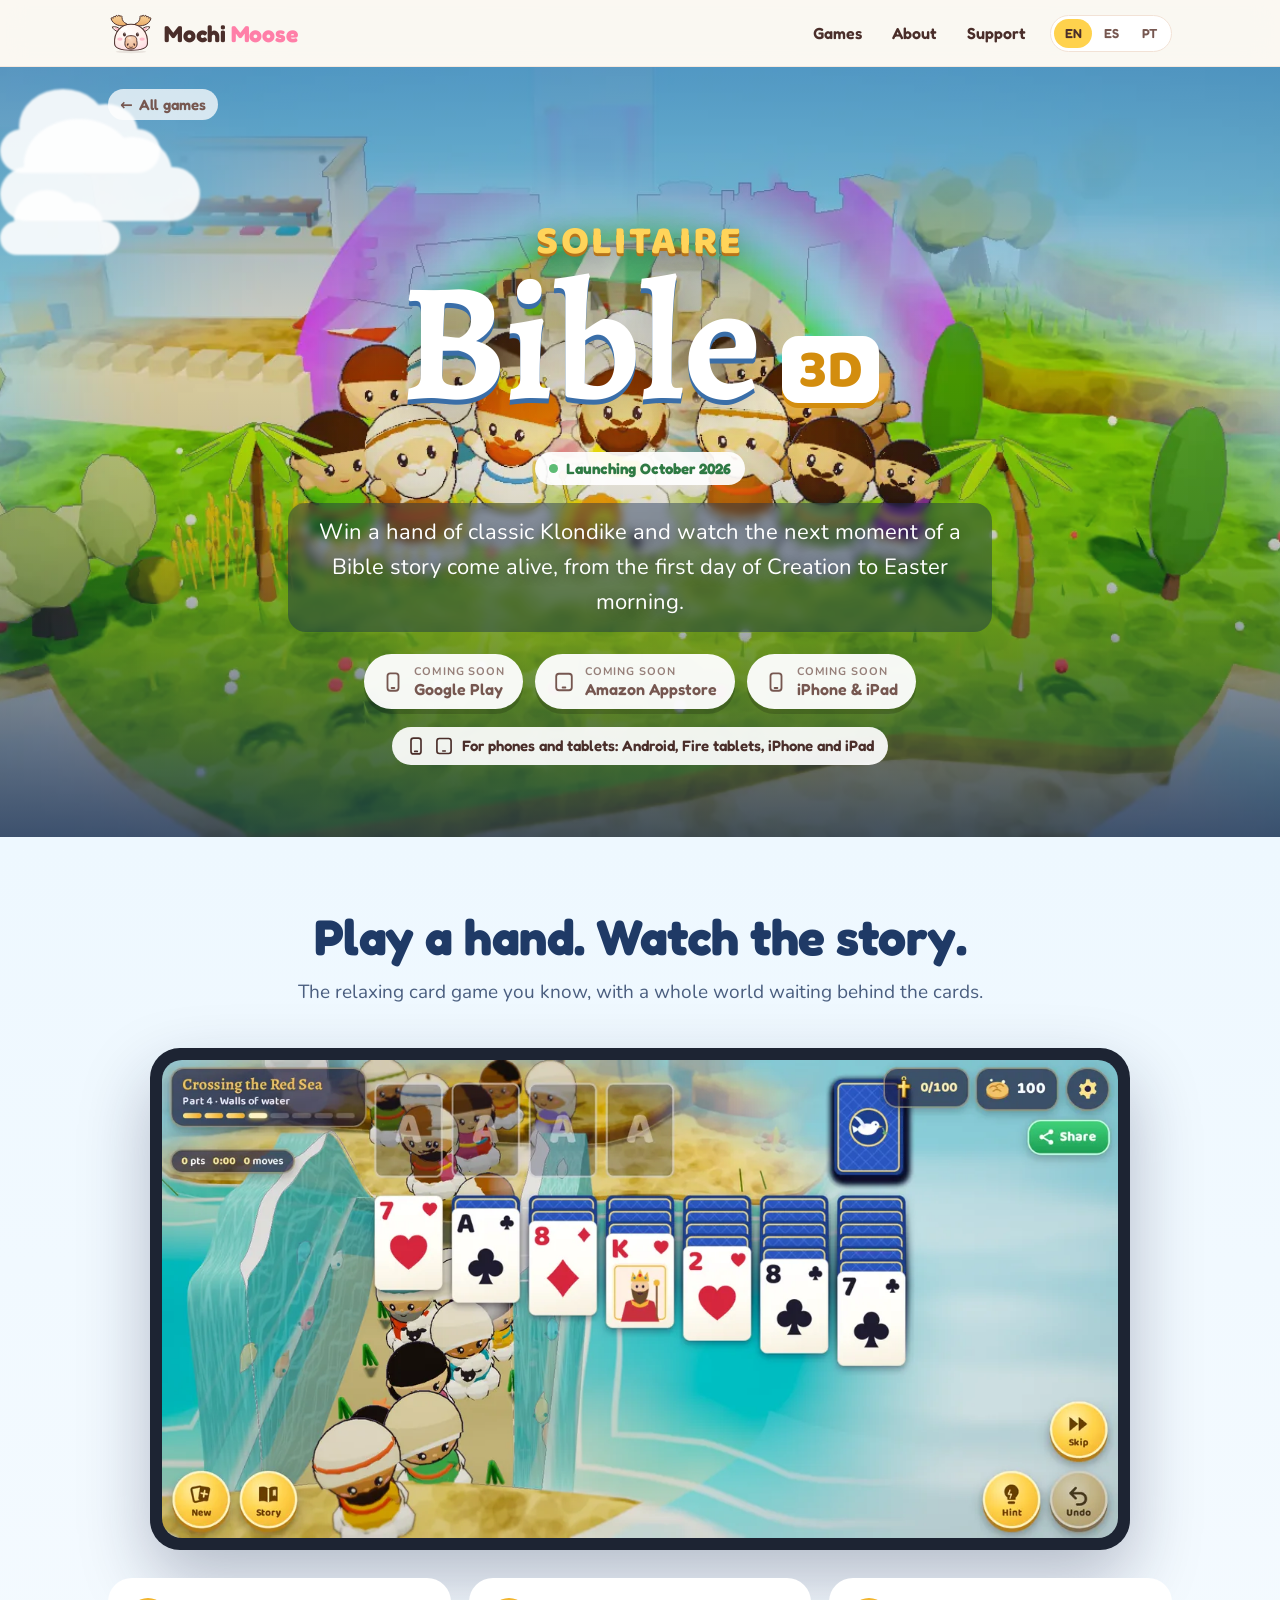
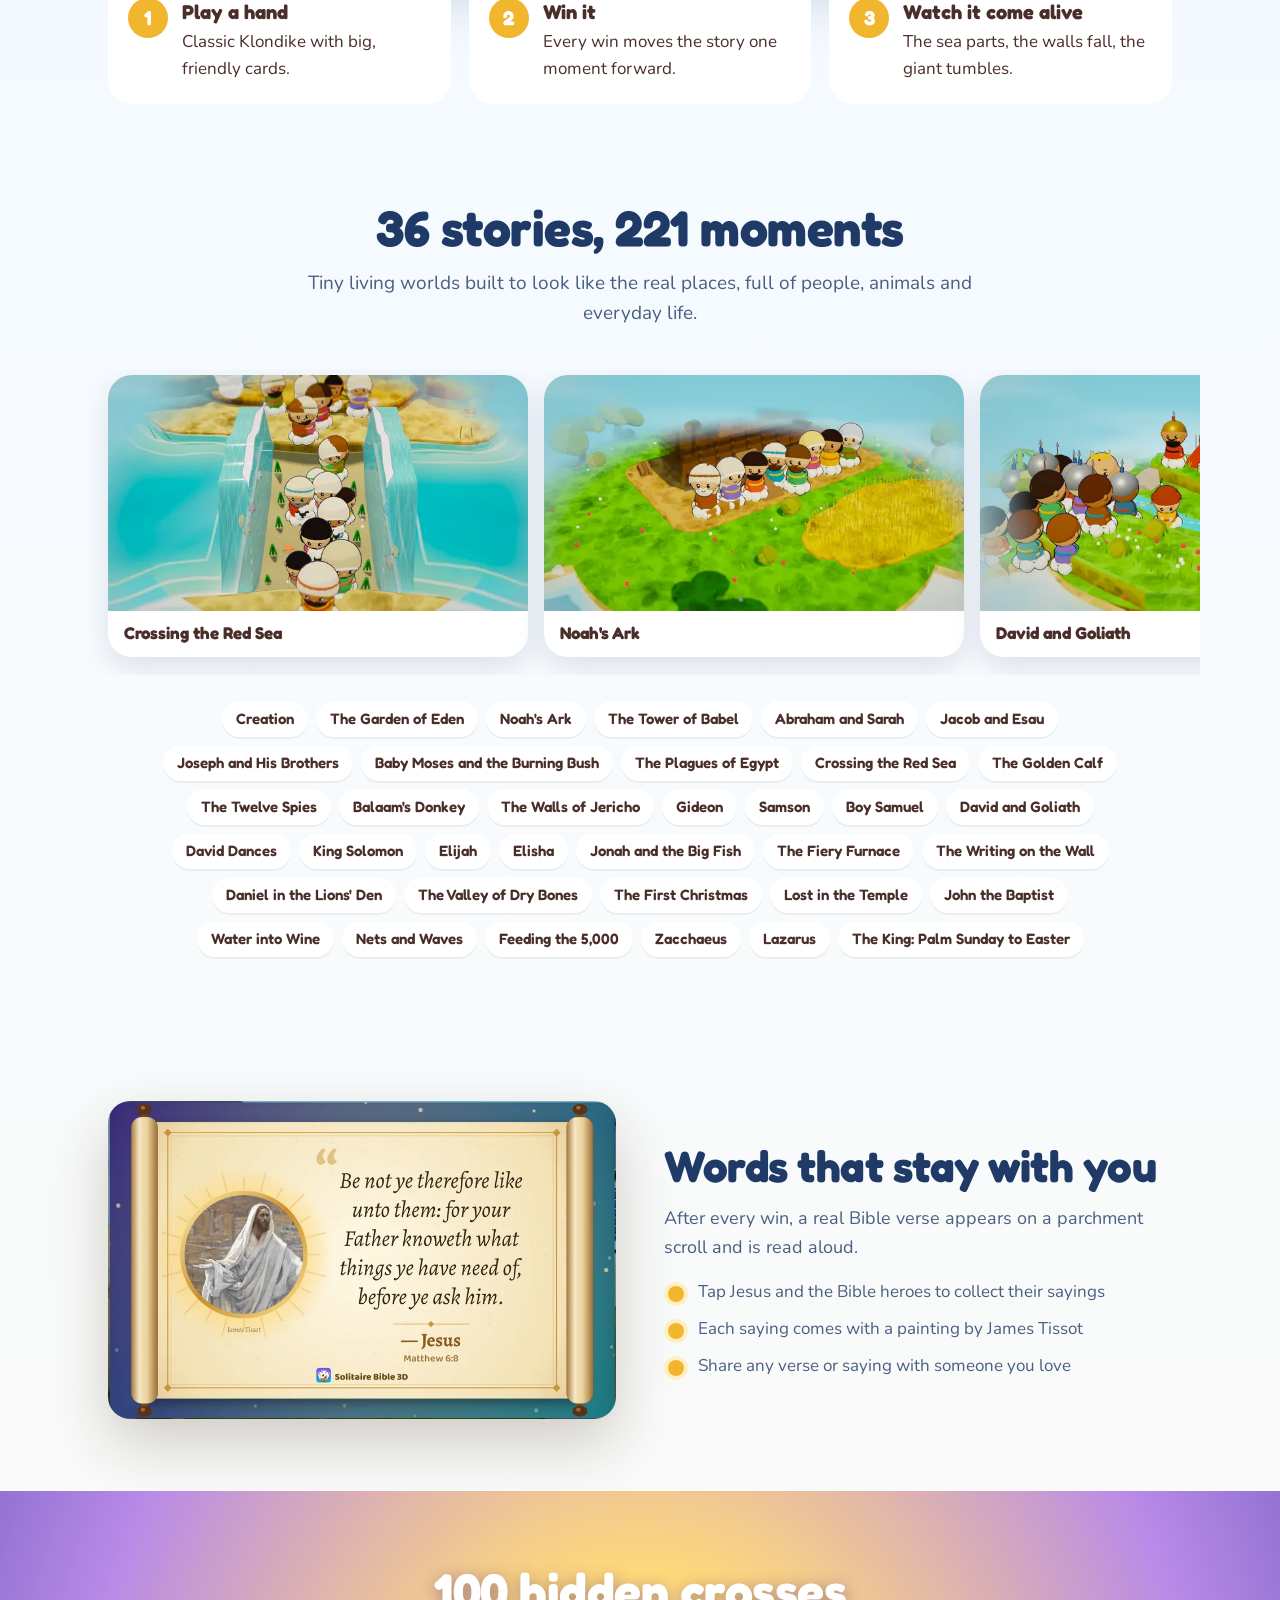
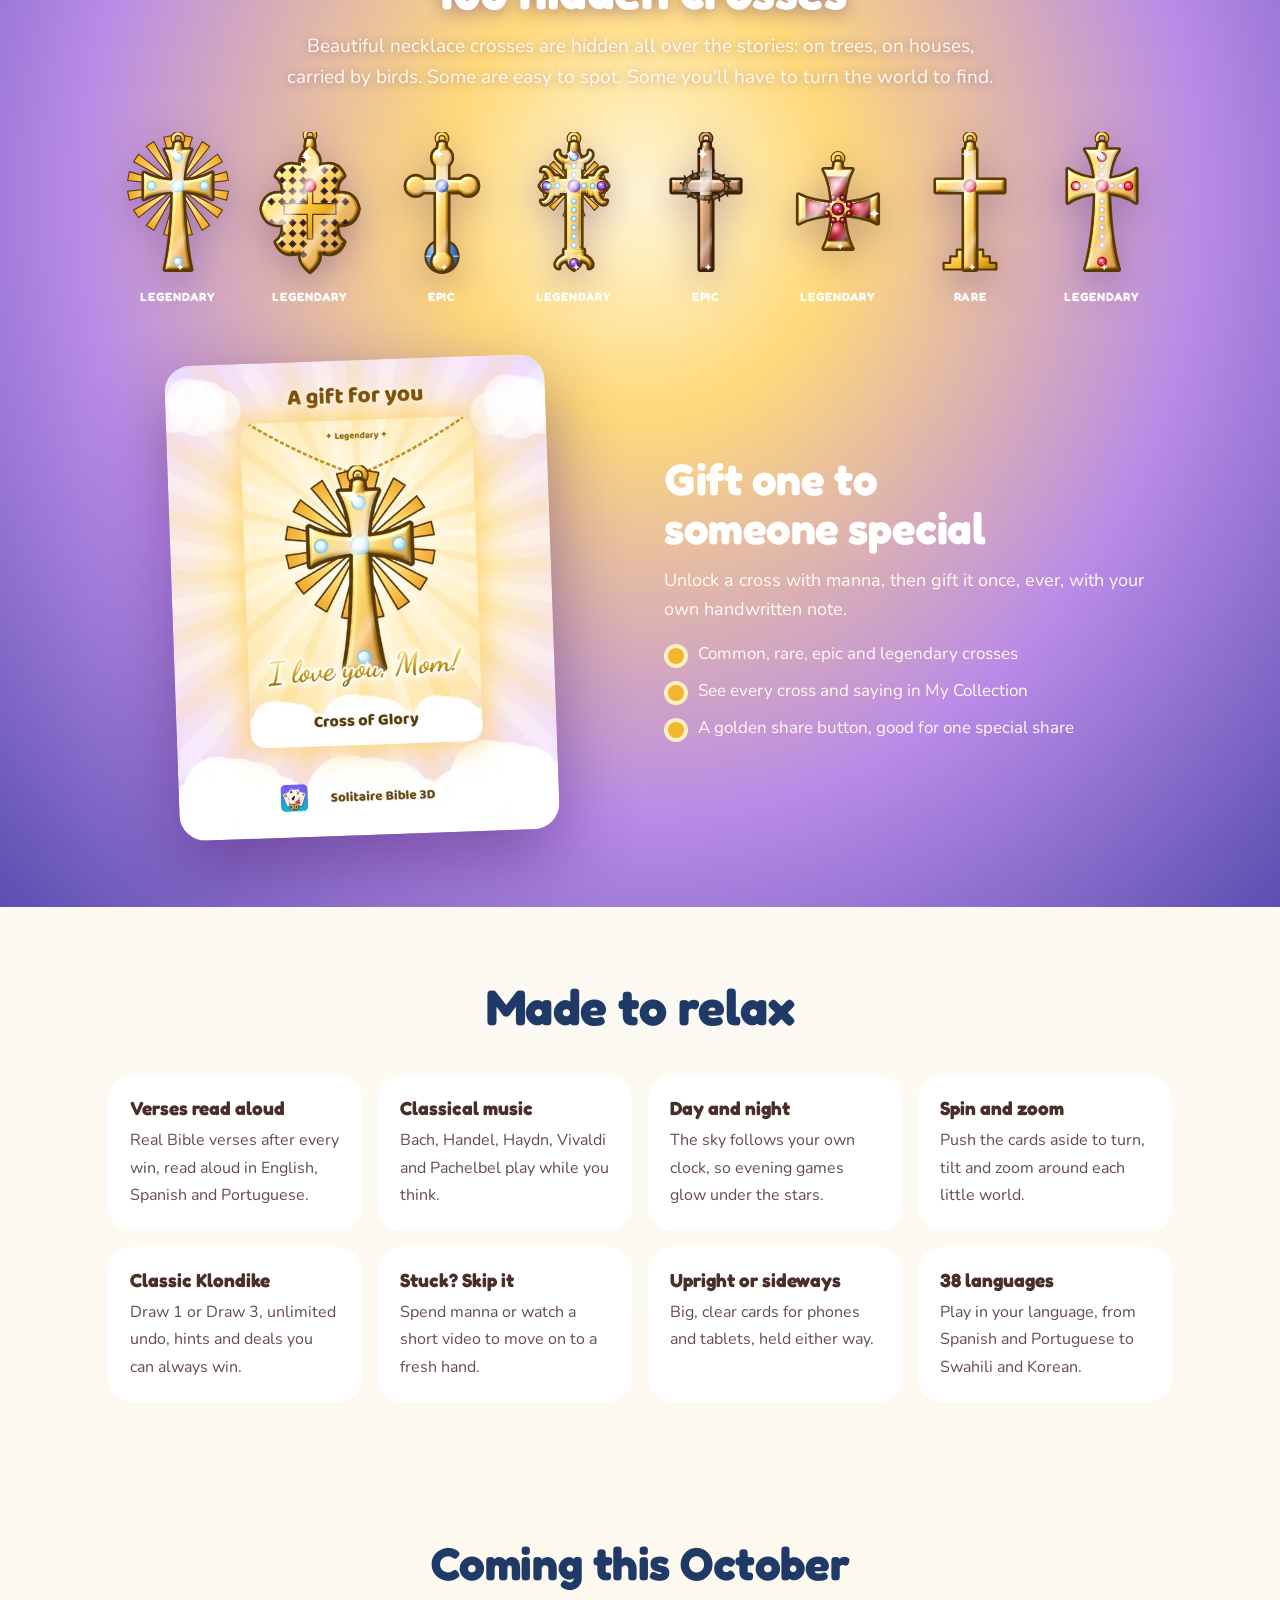
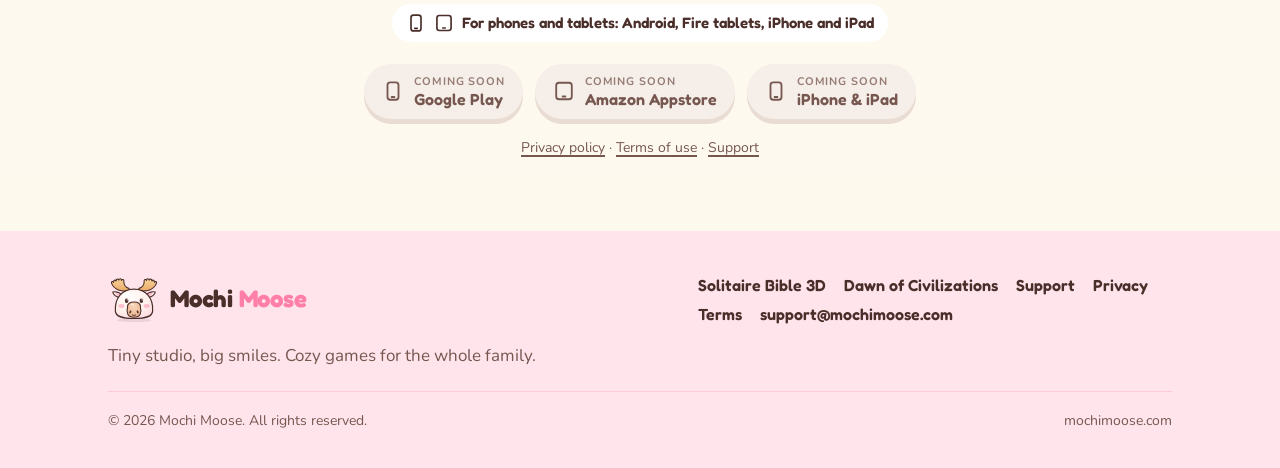
<file: solitaire-bible-3d.html>
<!doctype html>
<html lang="en">
<head>
<meta charset="utf-8">
<meta name="viewport" content="width=device-width, initial-scale=1, viewport-fit=cover">
<title>Solitaire Bible 3D · Mochi Moose</title>
<meta name="description" content="Classic Klondike solitaire where every win brings a Bible story to life in a tiny 3D world. 36 stories, 221 moments, 100 hidden crosses.">
<link rel="canonical" href="https://mochimoose.com/solitaire-bible-3d">
<meta name="theme-color" content="#FFF8F0">
<meta name="color-scheme" content="light">
<meta name="darkreader-lock">
<link rel="icon" href="/favicon.svg" type="image/svg+xml">
<link rel="icon" href="/favicon-32.png" sizes="32x32" type="image/png">
<link rel="apple-touch-icon" href="/apple-touch-icon.png">
<link rel="manifest" href="/site.webmanifest">
<meta property="og:type" content="website">
<meta property="og:site_name" content="Mochi Moose">
<meta property="og:title" content="Solitaire Bible 3D · Mochi Moose">
<meta property="og:description" content="Classic Klondike solitaire where every win brings a Bible story to life in a tiny 3D world. 36 stories, 221 moments, 100 hidden crosses.">
<meta property="og:url" content="https://mochimoose.com/solitaire-bible-3d">
<meta property="og:image" content="https://mochimoose.com/og-sb.jpg">
<meta property="og:image:width" content="1200">
<meta property="og:image:height" content="630">
<meta name="twitter:card" content="summary_large_image">
<link rel="preload" href="/assets/fonts/fredoka-latin-700-normal.woff2" as="font" type="font/woff2" crossorigin>
<link rel="preload" href="/assets/fonts/nunito-latin-400-normal.woff2" as="font" type="font/woff2" crossorigin>
<link rel="stylesheet" href="/assets/css/site.css?v=3">
</head>
<body class="pg-sb">
<a class="skip" href="#main" data-i18n="skip">Skip to content</a>
<header class="top"><div class="wrap">
  <a class="brand" href="/" aria-label="Mochi Moose, home"><img src="/assets/img/moose.svg" alt="" width="46" height="42"><span>Mochi <b>Moose</b></span></a>
  <nav class="nav" aria-label="Main"><a href="/#games" data-i18n="navGames">Games</a><a class="hide-s" href="/#about" data-i18n="navAbout">About</a><a href="/support" data-i18n="navSupport">Support</a></nav>
  <div class="lang" role="group" aria-label="Language"><button type="button" data-lang="en" aria-pressed="true">EN</button><button type="button" data-lang="es" aria-pressed="false">ES</button><button type="button" data-lang="pt" aria-pressed="false">PT</button></div>
</div></header>
<main id="main">
<section class="g-hero">
  <img class="bg" src="/assets/img/sb-finale-1280.webp" alt="" width="1280" height="720" fetchpriority="high">
  <span class="cloud" style="width:160px;height:44px;top:8%;animation-duration:46s;animation-delay:-5s"></span><span class="cloud" style="width:120px;height:34px;top:20%;animation-duration:60s;animation-delay:-30s"></span><span class="cloud" style="width:200px;height:54px;top:13%;animation-duration:72s;animation-delay:-50s"></span>
  <div class="wrap">
    <div><a class="back" href="/#games"><span aria-hidden="true">←</span> <span data-i18n="allGames">All games</span></a></div>
    <div class="sb-logo" role="img" aria-label="Solitaire Bible 3D"><span class="s">SOLITAIRE</span><span class="b">Bible<span class="d">3D</span></span></div>
    <div style="text-align:center;display:grid;gap:18px;justify-items:center">
      <span class="sb-status"><i></i><span data-i18n="sbStatus">Launching October 2026</span></span>
      <p class="lead" data-i18n="sbLead">Win a hand of classic Klondike and watch the next moment of a Bible story come alive, from the first day of Creation to Easter morning.</p>
      <div class="stores"><a class="btn soft" data-store="sb.play" aria-disabled="true" role="link"><svg viewBox="0 0 24 24" fill="none" stroke="currentColor" stroke-width="2" stroke-linecap="round" stroke-linejoin="round" aria-hidden="true"><rect x="6" y="2.5" width="12" height="19" rx="3"/><path d="M10.5 18.5h3"/></svg><span class="two"><small data-i18n="soon">Coming soon</small>Google Play</span></a><a class="btn soft" data-store="sb.amazon" aria-disabled="true" role="link"><svg viewBox="0 0 24 24" fill="none" stroke="currentColor" stroke-width="2" stroke-linecap="round" stroke-linejoin="round" aria-hidden="true"><rect x="3.5" y="3" width="17" height="18" rx="3"/><path d="M10.5 18h3"/></svg><span class="two"><small data-i18n="soon">Coming soon</small>Amazon Appstore</span></a><a class="btn soft" data-store="sb.apple" aria-disabled="true" role="link"><svg viewBox="0 0 24 24" fill="none" stroke="currentColor" stroke-width="2" stroke-linecap="round" stroke-linejoin="round" aria-hidden="true"><rect x="6" y="2.5" width="12" height="19" rx="3"/><path d="M10.5 18.5h3"/></svg><span class="two"><small data-i18n="soon">Coming soon</small>iPhone &amp; iPad</span></a></div>
      <p class="devices"><svg viewBox="0 0 24 24" fill="none" stroke="currentColor" stroke-width="2" stroke-linecap="round" stroke-linejoin="round" aria-hidden="true"><rect x="6" y="2.5" width="12" height="19" rx="3"/><path d="M10.5 18.5h3"/></svg><svg viewBox="0 0 24 24" fill="none" stroke="currentColor" stroke-width="2" stroke-linecap="round" stroke-linejoin="round" aria-hidden="true"><rect x="3.5" y="3" width="17" height="18" rx="3"/><path d="M10.5 18h3"/></svg><span data-i18n="sbDevices">For phones and tablets: Android, Fire tablets, iPhone and iPad</span></p>
    </div>
  </div>
</section>

<section class="g-sec">
  <div class="wrap">
    <div class="g-head"><h2 data-i18n="howTitle">Play a hand. Watch the story.</h2><p data-i18n="howSub">The relaxing card game you know, with a whole world waiting behind the cards.</p></div>
    <div class="device"><img src="/assets/img/sb-play-1280.webp" srcset="/assets/img/sb-play-640.webp 640w, /assets/img/sb-play-1280.webp 1280w" sizes="(min-width: 1000px) 960px, 94vw" width="1280" height="640" loading="lazy" alt="A hand of solitaire over the parting of the Red Sea"></div>
    <ol class="steps">
      <li><b data-i18n="s1t">Play a hand</b><span data-i18n="s1">Classic Klondike with big, friendly cards.</span></li>
      <li><b data-i18n="s2t">Win it</b><span data-i18n="s2">Every win moves the story one moment forward.</span></li>
      <li><b data-i18n="s3t">Watch it come alive</b><span data-i18n="s3">The sea parts, the walls fall, the giant tumbles.</span></li>
    </ol>
  </div>
</section>

<section class="g-sec" style="padding-top:24px">
  <div class="wrap">
    <div class="g-head"><h2 data-i18n="stTitle">36 stories, 221 moments</h2><p data-i18n="stSub">Tiny living worlds built to look like the real places, full of people, animals and everyday life.</p></div>
    <ul class="gal" aria-label="Scenes from the game">
      <li><figure><img src="/assets/img/sb-redsea-640.webp" srcset="/assets/img/sb-redsea-640.webp 640w, /assets/img/sb-redsea-1280.webp 1280w" sizes="(min-width: 900px) 360px, 78vw" width="640" height="360" loading="lazy" decoding="async" alt="Crossing the Red Sea"><figcaption data-i18n="sbc1">Crossing the Red Sea</figcaption></figure></li>
      <li><figure><img src="/assets/img/sb-noah-640.webp" srcset="/assets/img/sb-noah-640.webp 640w, /assets/img/sb-noah-1280.webp 1280w" sizes="(min-width: 900px) 360px, 78vw" width="640" height="360" loading="lazy" decoding="async" alt="Noah's Ark"><figcaption data-i18n="sbc2">Noah's Ark</figcaption></figure></li>
      <li><figure><img src="/assets/img/sb-goliath-640.webp" srcset="/assets/img/sb-goliath-640.webp 640w, /assets/img/sb-goliath-1280.webp 1280w" sizes="(min-width: 900px) 360px, 78vw" width="640" height="360" loading="lazy" decoding="async" alt="David and Goliath"><figcaption data-i18n="sbc3">David and Goliath</figcaption></figure></li>
      <li><figure><img src="/assets/img/sb-jericho-640.webp" srcset="/assets/img/sb-jericho-640.webp 640w, /assets/img/sb-jericho-1280.webp 1280w" sizes="(min-width: 900px) 360px, 78vw" width="640" height="360" loading="lazy" decoding="async" alt="The walls of Jericho"><figcaption data-i18n="sbc4">The walls of Jericho</figcaption></figure></li>
      <li><figure><img src="/assets/img/sb-jonah-640.webp" srcset="/assets/img/sb-jonah-640.webp 640w, /assets/img/sb-jonah-1280.webp 1280w" sizes="(min-width: 900px) 360px, 78vw" width="640" height="360" loading="lazy" decoding="async" alt="Jonah and the big fish"><figcaption data-i18n="sbc5">Jonah and the big fish</figcaption></figure></li>
      <li><figure><img src="/assets/img/sb-nativity-640.webp" srcset="/assets/img/sb-nativity-640.webp 640w, /assets/img/sb-nativity-1280.webp 1280w" sizes="(min-width: 900px) 360px, 78vw" width="640" height="360" loading="lazy" decoding="async" alt="The first Christmas"><figcaption data-i18n="sbc6">The first Christmas</figcaption></figure></li>
      <li><figure><img src="/assets/img/sb-finale-640.webp" srcset="/assets/img/sb-finale-640.webp 640w, /assets/img/sb-finale-1280.webp 1280w" sizes="(min-width: 900px) 360px, 78vw" width="640" height="360" loading="lazy" decoding="async" alt="The grand finale"><figcaption data-i18n="sbc7">The grand finale</figcaption></figure></li>
    </ul>
    <ul class="chipcloud"><li data-i18n="st0">Creation</li><li data-i18n="st1">The Garden of Eden</li><li data-i18n="st2">Noah's Ark</li><li data-i18n="st3">The Tower of Babel</li><li data-i18n="st4">Abraham and Sarah</li><li data-i18n="st5">Jacob and Esau</li><li data-i18n="st6">Joseph and His Brothers</li><li data-i18n="st7">Baby Moses and the Burning Bush</li><li data-i18n="st8">The Plagues of Egypt</li><li data-i18n="st9">Crossing the Red Sea</li><li data-i18n="st10">The Golden Calf</li><li data-i18n="st11">The Twelve Spies</li><li data-i18n="st12">Balaam's Donkey</li><li data-i18n="st13">The Walls of Jericho</li><li data-i18n="st14">Gideon</li><li data-i18n="st15">Samson</li><li data-i18n="st16">Boy Samuel</li><li data-i18n="st17">David and Goliath</li><li data-i18n="st18">David Dances</li><li data-i18n="st19">King Solomon</li><li data-i18n="st20">Elijah</li><li data-i18n="st21">Elisha</li><li data-i18n="st22">Jonah and the Big Fish</li><li data-i18n="st23">The Fiery Furnace</li><li data-i18n="st24">The Writing on the Wall</li><li data-i18n="st25">Daniel in the Lions' Den</li><li data-i18n="st26">The Valley of Dry Bones</li><li data-i18n="st27">The First Christmas</li><li data-i18n="st28">Lost in the Temple</li><li data-i18n="st29">John the Baptist</li><li data-i18n="st30">Water into Wine</li><li data-i18n="st31">Nets and Waves</li><li data-i18n="st32">Feeding the 5,000</li><li data-i18n="st33">Zacchaeus</li><li data-i18n="st34">Lazarus</li><li data-i18n="st35">The King: Palm Sunday to Easter</li></ul>
  </div>
</section>

<section class="g-sec">
  <div class="wrap split">
    <img class="scroll-img" src="/assets/img/sb-saying-900.webp" width="900" height="563" loading="lazy" alt="A saying of Jesus on a parchment scroll, with a painting by James Tissot">
    <div>
      <h2 data-i18n="vTitle">Words that stay with you</h2>
      <p data-i18n="vSub">After every win, a real Bible verse appears on a parchment scroll and is read aloud.</p>
      <ul>
        <li data-i18n="v1">Tap Jesus and the Bible heroes to collect their sayings</li>
        <li data-i18n="v2">Each saying comes with a painting by James Tissot</li>
        <li data-i18n="v3">Share any verse or saying with someone you love</li>
      </ul>
    </div>
  </div>
</section>

<section class="heaven g-sec">
  <div class="wrap">
    <div class="g-head"><h2 data-i18n="xTitle">100 hidden crosses</h2><p data-i18n="xSub">Beautiful necklace crosses are hidden all over the stories: on trees, on houses, carried by birds. Some are easy to spot. Some you'll have to turn the world to find.</p></div>
    <ul class="crosses"><li style="--i:0"><img src="/assets/img/crosses/cross-13.svg" alt="" width="110" height="154" loading="lazy"><span data-i18n="rarL">Legendary</span></li><li style="--i:1"><img src="/assets/img/crosses/cross-49.svg" alt="" width="110" height="154" loading="lazy"><span data-i18n="rarL">Legendary</span></li><li style="--i:2"><img src="/assets/img/crosses/cross-5.svg" alt="" width="110" height="154" loading="lazy"><span data-i18n="rarE">Epic</span></li><li style="--i:3"><img src="/assets/img/crosses/cross-98.svg" alt="" width="110" height="154" loading="lazy"><span data-i18n="rarL">Legendary</span></li><li style="--i:4"><img src="/assets/img/crosses/cross-12.svg" alt="" width="110" height="154" loading="lazy"><span data-i18n="rarE">Epic</span></li><li style="--i:5"><img src="/assets/img/crosses/cross-44.svg" alt="" width="110" height="154" loading="lazy"><span data-i18n="rarL">Legendary</span></li><li style="--i:6"><img src="/assets/img/crosses/cross-4.svg" alt="" width="110" height="154" loading="lazy"><span data-i18n="rarR">Rare</span></li><li style="--i:7"><img src="/assets/img/crosses/cross-14.svg" alt="" width="110" height="154" loading="lazy"><span data-i18n="rarL">Legendary</span></li></ul>
    <div class="split" style="margin-top:56px">
      <img class="gift" src="/assets/img/sb-gift-540.webp" width="540" height="675" loading="lazy" alt="A gift card with a golden cross and the note: I love you, Mom!">
      <div>
        <h2 data-i18n="gTitle">Gift one to someone special</h2>
        <p data-i18n="gSub">Unlock a cross with manna, then gift it once, ever, with your own handwritten note.</p>
        <ul>
          <li data-i18n="g1">Common, rare, epic and legendary crosses</li>
          <li data-i18n="g2">See every cross and saying in My Collection</li>
          <li data-i18n="g3">A golden share button, good for one special share</li>
        </ul>
      </div>
    </div>
  </div>
</section>

<section class="g-sec">
  <div class="wrap">
    <div class="g-head"><h2 data-i18n="fTitle">Made to relax</h2></div>
    <ul class="feat"><li><b data-i18n="f1">Verses read aloud</b><span data-i18n="f1d">Real Bible verses after every win, read aloud in English, Spanish and Portuguese.</span></li><li><b data-i18n="f2">Classical music</b><span data-i18n="f2d">Bach, Handel, Haydn, Vivaldi and Pachelbel play while you think.</span></li><li><b data-i18n="f3">Day and night</b><span data-i18n="f3d">The sky follows your own clock, so evening games glow under the stars.</span></li><li><b data-i18n="f4">Spin and zoom</b><span data-i18n="f4d">Push the cards aside to turn, tilt and zoom around each little world.</span></li><li><b data-i18n="f5">Classic Klondike</b><span data-i18n="f5d">Draw 1 or Draw 3, unlimited undo, hints and deals you can always win.</span></li><li><b data-i18n="f6">Stuck? Skip it</b><span data-i18n="f6d">Spend manna or watch a short video to move on to a fresh hand.</span></li><li><b data-i18n="f7">Upright or sideways</b><span data-i18n="f7d">Big, clear cards for phones and tablets, held either way.</span></li><li><b data-i18n="f8">38 languages</b><span data-i18n="f8d">Play in your language, from Spanish and Portuguese to Swahili and Korean.</span></li></ul>
  </div>
</section>

<section class="cta-band">
  <div class="wrap">
    <h2 data-i18n="ctaTitle">Coming this October</h2>
    <p class="devices dark"><svg viewBox="0 0 24 24" fill="none" stroke="currentColor" stroke-width="2" stroke-linecap="round" stroke-linejoin="round" aria-hidden="true"><rect x="6" y="2.5" width="12" height="19" rx="3"/><path d="M10.5 18.5h3"/></svg><svg viewBox="0 0 24 24" fill="none" stroke="currentColor" stroke-width="2" stroke-linecap="round" stroke-linejoin="round" aria-hidden="true"><rect x="3.5" y="3" width="17" height="18" rx="3"/><path d="M10.5 18h3"/></svg><span data-i18n="sbDevices">For phones and tablets: Android, Fire tablets, iPhone and iPad</span></p>
    <div class="stores"><a class="btn soft" data-store="sb.play" aria-disabled="true" role="link"><svg viewBox="0 0 24 24" fill="none" stroke="currentColor" stroke-width="2" stroke-linecap="round" stroke-linejoin="round" aria-hidden="true"><rect x="6" y="2.5" width="12" height="19" rx="3"/><path d="M10.5 18.5h3"/></svg><span class="two"><small data-i18n="soon">Coming soon</small>Google Play</span></a><a class="btn soft" data-store="sb.amazon" aria-disabled="true" role="link"><svg viewBox="0 0 24 24" fill="none" stroke="currentColor" stroke-width="2" stroke-linecap="round" stroke-linejoin="round" aria-hidden="true"><rect x="3.5" y="3" width="17" height="18" rx="3"/><path d="M10.5 18h3"/></svg><span class="two"><small data-i18n="soon">Coming soon</small>Amazon Appstore</span></a><a class="btn soft" data-store="sb.apple" aria-disabled="true" role="link"><svg viewBox="0 0 24 24" fill="none" stroke="currentColor" stroke-width="2" stroke-linecap="round" stroke-linejoin="round" aria-hidden="true"><rect x="6" y="2.5" width="12" height="19" rx="3"/><path d="M10.5 18.5h3"/></svg><span class="two"><small data-i18n="soon">Coming soon</small>iPhone &amp; iPad</span></a></div>
    <div class="legal-links"><a href="/privacy" data-i18n="legalPriv">Privacy policy</a> · <a href="/terms" data-i18n="legalTerms">Terms of use</a> · <a href="/support" data-i18n="navSupport">Support</a></div>
  </div>
</section>
</main>
<footer class="foot"><div class="wrap">
  <div>
    <a class="brand" href="/" aria-label="Mochi Moose, home"><img src="/assets/img/moose.svg" alt="" width="52" height="48"><span>Mochi <b>Moose</b></span></a>
    <p data-i18n="footTag">Tiny studio, big smiles. Cozy games for the whole family.</p>
  </div>
  <nav aria-label="Footer"><a href="/solitaire-bible-3d">Solitaire Bible 3D</a><a href="/dawn-of-civilizations">Dawn of Civilizations</a><a href="/support" data-i18n="navSupport">Support</a><a href="/privacy" data-i18n="footPriv">Privacy</a><a href="/terms" data-i18n="footTerms">Terms</a><a href="mailto:support@mochimoose.com">support@mochimoose.com</a></nav>
  <div class="fine"><span>© 2026 Mochi Moose. <span data-i18n="rights">All rights reserved.</span></span><span>mochimoose.com</span></div>
</div></footer>
<script src="/assets/js/i18n-sb.js?v=2" defer></script><script src="/assets/js/site.js?v=2" defer></script>
</body>
</html>
</file>
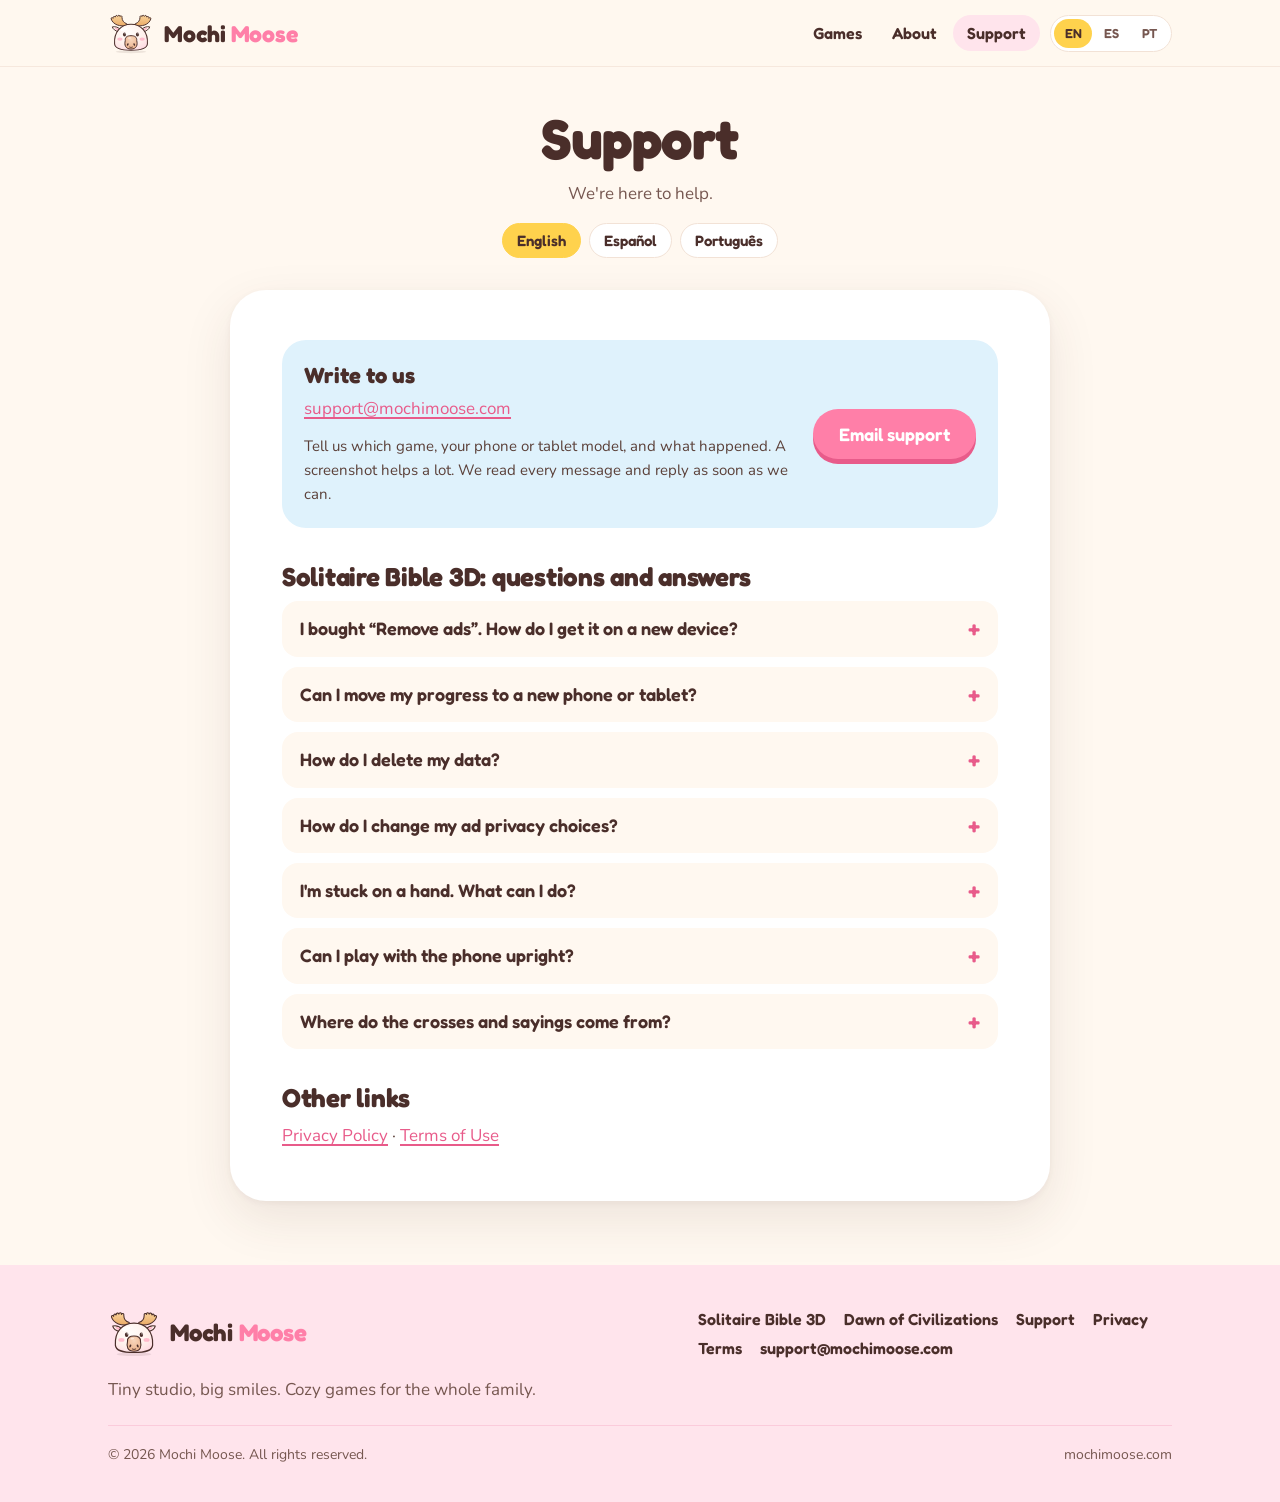
<file: support.html>
<!doctype html>
<html lang="en">
<head>
<meta charset="utf-8">
<meta name="viewport" content="width=device-width, initial-scale=1, viewport-fit=cover">
<title>Support · Mochi Moose</title>
<meta name="description" content="Get help with Mochi Moose games: contact us, restore purchases, delete your data and more.">
<link rel="canonical" href="https://mochimoose.com/support">
<meta name="theme-color" content="#FFF8F0">
<meta name="color-scheme" content="light">
<meta name="darkreader-lock">
<link rel="icon" href="/favicon.svg" type="image/svg+xml">
<link rel="icon" href="/favicon-32.png" sizes="32x32" type="image/png">
<link rel="apple-touch-icon" href="/apple-touch-icon.png">
<link rel="manifest" href="/site.webmanifest">
<meta property="og:type" content="website">
<meta property="og:site_name" content="Mochi Moose">
<meta property="og:title" content="Support · Mochi Moose">
<meta property="og:description" content="Get help with Mochi Moose games: contact us, restore purchases, delete your data and more.">
<meta property="og:url" content="https://mochimoose.com/support">
<meta property="og:image" content="https://mochimoose.com/og.jpg">
<meta property="og:image:width" content="1200">
<meta property="og:image:height" content="630">
<meta name="twitter:card" content="summary_large_image">
<link rel="preload" href="/assets/fonts/fredoka-latin-700-normal.woff2" as="font" type="font/woff2" crossorigin>
<link rel="preload" href="/assets/fonts/nunito-latin-400-normal.woff2" as="font" type="font/woff2" crossorigin>
<link rel="stylesheet" href="/assets/css/site.css?v=3">
</head>
<body>
<a class="skip" href="#main" data-i18n="skip">Skip to content</a>
<header class="top"><div class="wrap">
  <a class="brand" href="/" aria-label="Mochi Moose, home"><img src="/assets/img/moose.svg" alt="" width="46" height="42"><span>Mochi <b>Moose</b></span></a>
  <nav class="nav" aria-label="Main"><a href="/#games" data-i18n="navGames">Games</a><a class="hide-s" href="/#about" data-i18n="navAbout">About</a><a href="/support" aria-current="page" data-i18n="navSupport">Support</a></nav>
  <div class="lang" role="group" aria-label="Language"><button type="button" data-lang="en" aria-pressed="true">EN</button><button type="button" data-lang="es" aria-pressed="false">ES</button><button type="button" data-lang="pt" aria-pressed="false">PT</button></div>
</div></header>
<main id="main">
<div class="wrap">
  <div class="doc-hero"><h1 data-i18n="supTitle" data-title="supTitle">Support</h1><p data-i18n="supSub">We're here to help.</p><nav class="langbar" aria-label="Language"><a href="#en" data-lang="en" aria-current="true">English</a><a href="#es" data-lang="es" aria-current="false">Español</a><a href="#pt" data-lang="pt" aria-current="false">Português</a></nav></div>
  <div class="doc">
<article lang="en" id="en">
<div class="contact"><div><b>Write to us</b><p><a href="mailto:support@mochimoose.com">support@mochimoose.com</a></p><p style="font-size:15px">Tell us which game, your phone or tablet model, and what happened. A screenshot helps a lot. We read every message and reply as soon as we can.</p></div><a class="btn pink" href="mailto:support@mochimoose.com?subject=Help%20with%20Solitaire%20Bible%203D">Email support</a></div>
<h2>Solitaire Bible 3D: questions and answers</h2>
<details><summary>I bought “Remove ads”. How do I get it on a new device?</summary><div><p>Sign in to the same Google, Amazon or Apple account you used to buy it, install the game and open it. The store restores the purchase automatically and the ads stay off.</p></div></details>
<details><summary>Can I move my progress to a new phone or tablet?</summary><div><p>Your progress, manna and collectibles are saved only on your device and we keep no copy, so we can't move them for you. If your device backup is turned on, restoring that backup on the new device may bring them along.</p></div></details>
<details><summary>How do I delete my data?</summary><div><p>Open Settings in the game and tap Reset progress, or uninstall the game. We don't store your game data anywhere else. For advertising data, reset or delete your advertising ID in your device settings. For any other privacy request, email us.</p></div></details>
<details><summary>How do I change my ad privacy choices?</summary><div><p>In the European Economic Area, the UK and Switzerland, open Settings in the game and tap Ad privacy. Anywhere, you can reset or delete your advertising ID in your device settings. On iPhone and iPad, you can turn tracking off in Settings → Privacy &amp; Security → Tracking.</p></div></details>
<details><summary>I'm stuck on a hand. What can I do?</summary><div><p>Tap Hint to see a good move. If you're still stuck, you can skip the hand with manna or by watching a short video. The story moves on to the next moment.</p></div></details>
<details><summary>Can I play with the phone upright?</summary><div><p>Yes. Open Settings in the game and tap Play upright. Tap Play sideways to switch back.</p></div></details>
<details><summary>Where do the crosses and sayings come from?</summary><div><p>100 collectible crosses are hidden in the story scenes. Zoom and turn the world to find them, then unlock them with manna. Tap Jesus and the main characters to collect their sayings. Everything you've found is in My Collection.</p></div></details>
<h2>Other links</h2>
<p><a href="/privacy">Privacy Policy</a> · <a href="/terms">Terms of Use</a></p>
</article>
<article lang="es" id="es">
<div class="contact"><div><b>Escríbenos</b><p><a href="mailto:support@mochimoose.com">support@mochimoose.com</a></p><p style="font-size:15px">Cuéntanos qué juego, el modelo de tu teléfono o tableta y qué pasó. Una captura de pantalla ayuda mucho. Leemos todos los mensajes y respondemos lo antes posible.</p></div><a class="btn pink" href="mailto:support@mochimoose.com?subject=Ayuda%20con%20Solitaire%20Bible%203D">Escribir a soporte</a></div>
<h2>Solitaire Bible 3D: preguntas y respuestas</h2>
<details><summary>Compré “Quitar anuncios”. ¿Cómo lo recupero en otro dispositivo?</summary><div><p>Inicia sesión con la misma cuenta de Google, Amazon o Apple con la que lo compraste, instala el juego y ábrelo. La tienda restaura la compra automáticamente y los anuncios siguen desactivados.</p></div></details>
<details><summary>¿Puedo pasar mi progreso a otro teléfono o tableta?</summary><div><p>Tu progreso, maná y coleccionables se guardan solo en tu dispositivo y no guardamos ninguna copia, así que no podemos pasarlos por ti. Si tienes activada la copia de seguridad del dispositivo, restaurarla en el nuevo puede traerlos.</p></div></details>
<details><summary>¿Cómo borro mis datos?</summary><div><p>Abre Ajustes en el juego y toca Reiniciar progreso, o desinstala el juego. No guardamos tus datos del juego en ningún otro lugar. Para los datos de publicidad, restablece o elimina tu ID de publicidad en los ajustes del dispositivo. Para cualquier otra solicitud de privacidad, escríbenos.</p></div></details>
<details><summary>¿Cómo cambio mis opciones de privacidad de anuncios?</summary><div><p>En el Espacio Económico Europeo, el Reino Unido y Suiza, abre Ajustes en el juego y toca Privacidad de anuncios. En cualquier país puedes restablecer o eliminar tu ID de publicidad en los ajustes del dispositivo. En iPhone y iPad puedes desactivar el rastreo en Ajustes → Privacidad y seguridad → Rastreo.</p></div></details>
<details><summary>Me quedé atascado en una mano. ¿Qué hago?</summary><div><p>Toca Pista para ver una buena jugada. Si sigues atascado, puedes saltar la mano con maná o viendo un video corto. La historia pasa al siguiente momento.</p></div></details>
<details><summary>¿Puedo jugar con el teléfono en vertical?</summary><div><p>Sí. Abre Ajustes en el juego y toca Jugar en vertical. Toca Jugar en horizontal para volver.</p></div></details>
<details><summary>¿De dónde salen las cruces y las frases?</summary><div><p>Hay 100 cruces coleccionables escondidas en las escenas. Acerca y gira el mundo para encontrarlas y desbloquéalas con maná. Toca a Jesús y a los personajes principales para coleccionar sus frases. Todo lo que encontraste está en Mi colección.</p></div></details>
<h2>Otros enlaces</h2>
<p><a href="/privacy">Política de privacidad</a> · <a href="/terms">Términos de uso</a></p>
</article>
<article lang="pt" id="pt">
<div class="contact"><div><b>Fale com a gente</b><p><a href="mailto:support@mochimoose.com">support@mochimoose.com</a></p><p style="font-size:15px">Conte qual jogo, o modelo do seu celular ou tablet e o que aconteceu. Uma captura de tela ajuda muito. Lemos todas as mensagens e respondemos o mais rápido possível.</p></div><a class="btn pink" href="mailto:support@mochimoose.com?subject=Ajuda%20com%20Solitaire%20Bible%203D">Escrever para o suporte</a></div>
<h2>Solitaire Bible 3D: perguntas e respostas</h2>
<details><summary>Comprei “Remover anúncios”. Como recupero em outro aparelho?</summary><div><p>Entre com a mesma conta Google, Amazon ou Apple que você usou na compra, instale o jogo e abra. A loja restaura a compra automaticamente e os anúncios continuam desativados.</p></div></details>
<details><summary>Posso passar meu progresso para outro celular ou tablet?</summary><div><p>Seu progresso, maná e colecionáveis ficam salvos apenas no seu aparelho e não guardamos nenhuma cópia, então não conseguimos transferi-los para você. Se o backup do aparelho estiver ativado, restaurar esse backup no novo aparelho pode trazê-los junto.</p></div></details>
<details><summary>Como apago meus dados?</summary><div><p>Abra Ajustes no jogo e toque em Reiniciar progresso, ou desinstale o jogo. Não guardamos seus dados do jogo em nenhum outro lugar. Para os dados de publicidade, redefina ou exclua seu ID de publicidade nas configurações do aparelho. Para qualquer outro pedido de privacidade, escreva para nós.</p></div></details>
<details><summary>Como mudo minhas escolhas de privacidade de anúncios?</summary><div><p>No Espaço Econômico Europeu, no Reino Unido e na Suíça, abra Ajustes no jogo e toque em Privacidade dos anúncios. Em qualquer país, você pode redefinir ou excluir seu ID de publicidade nas configurações do aparelho. No iPhone e no iPad, você pode desativar o rastreamento em Ajustes → Privacidade e Segurança → Rastreamento.</p></div></details>
<details><summary>Fiquei preso em uma mão. O que eu faço?</summary><div><p>Toque em Dica para ver uma boa jogada. Se continuar preso, você pode pular a mão com maná ou assistindo a um vídeo curto. A história segue para o próximo momento.</p></div></details>
<details><summary>Posso jogar com o celular na vertical?</summary><div><p>Sim. Abra Ajustes no jogo e toque em Jogar na vertical. Toque em Jogar na horizontal para voltar.</p></div></details>
<details><summary>De onde vêm as cruzes e as frases?</summary><div><p>Há 100 cruzes colecionáveis escondidas nas cenas. Aproxime e gire o mundo para encontrá-las e desbloqueie com maná. Toque em Jesus e nos personagens principais para colecionar as frases deles. Tudo o que você encontrou fica em Minha coleção.</p></div></details>
<h2>Outros links</h2>
<p><a href="/privacy">Política de privacidade</a> · <a href="/terms">Termos de uso</a></p>
</article>
  </div>
</div>
</main>
<footer class="foot"><div class="wrap">
  <div>
    <a class="brand" href="/" aria-label="Mochi Moose, home"><img src="/assets/img/moose.svg" alt="" width="52" height="48"><span>Mochi <b>Moose</b></span></a>
    <p data-i18n="footTag">Tiny studio, big smiles. Cozy games for the whole family.</p>
  </div>
  <nav aria-label="Footer"><a href="/solitaire-bible-3d">Solitaire Bible 3D</a><a href="/dawn-of-civilizations">Dawn of Civilizations</a><a href="/support" data-i18n="navSupport">Support</a><a href="/privacy" data-i18n="footPriv">Privacy</a><a href="/terms" data-i18n="footTerms">Terms</a><a href="mailto:support@mochimoose.com">support@mochimoose.com</a></nav>
  <div class="fine"><span>© 2026 Mochi Moose. <span data-i18n="rights">All rights reserved.</span></span><span>mochimoose.com</span></div>
</div></footer>
<script src="/assets/js/site.js?v=2" defer></script>
</body>
</html>
</file>
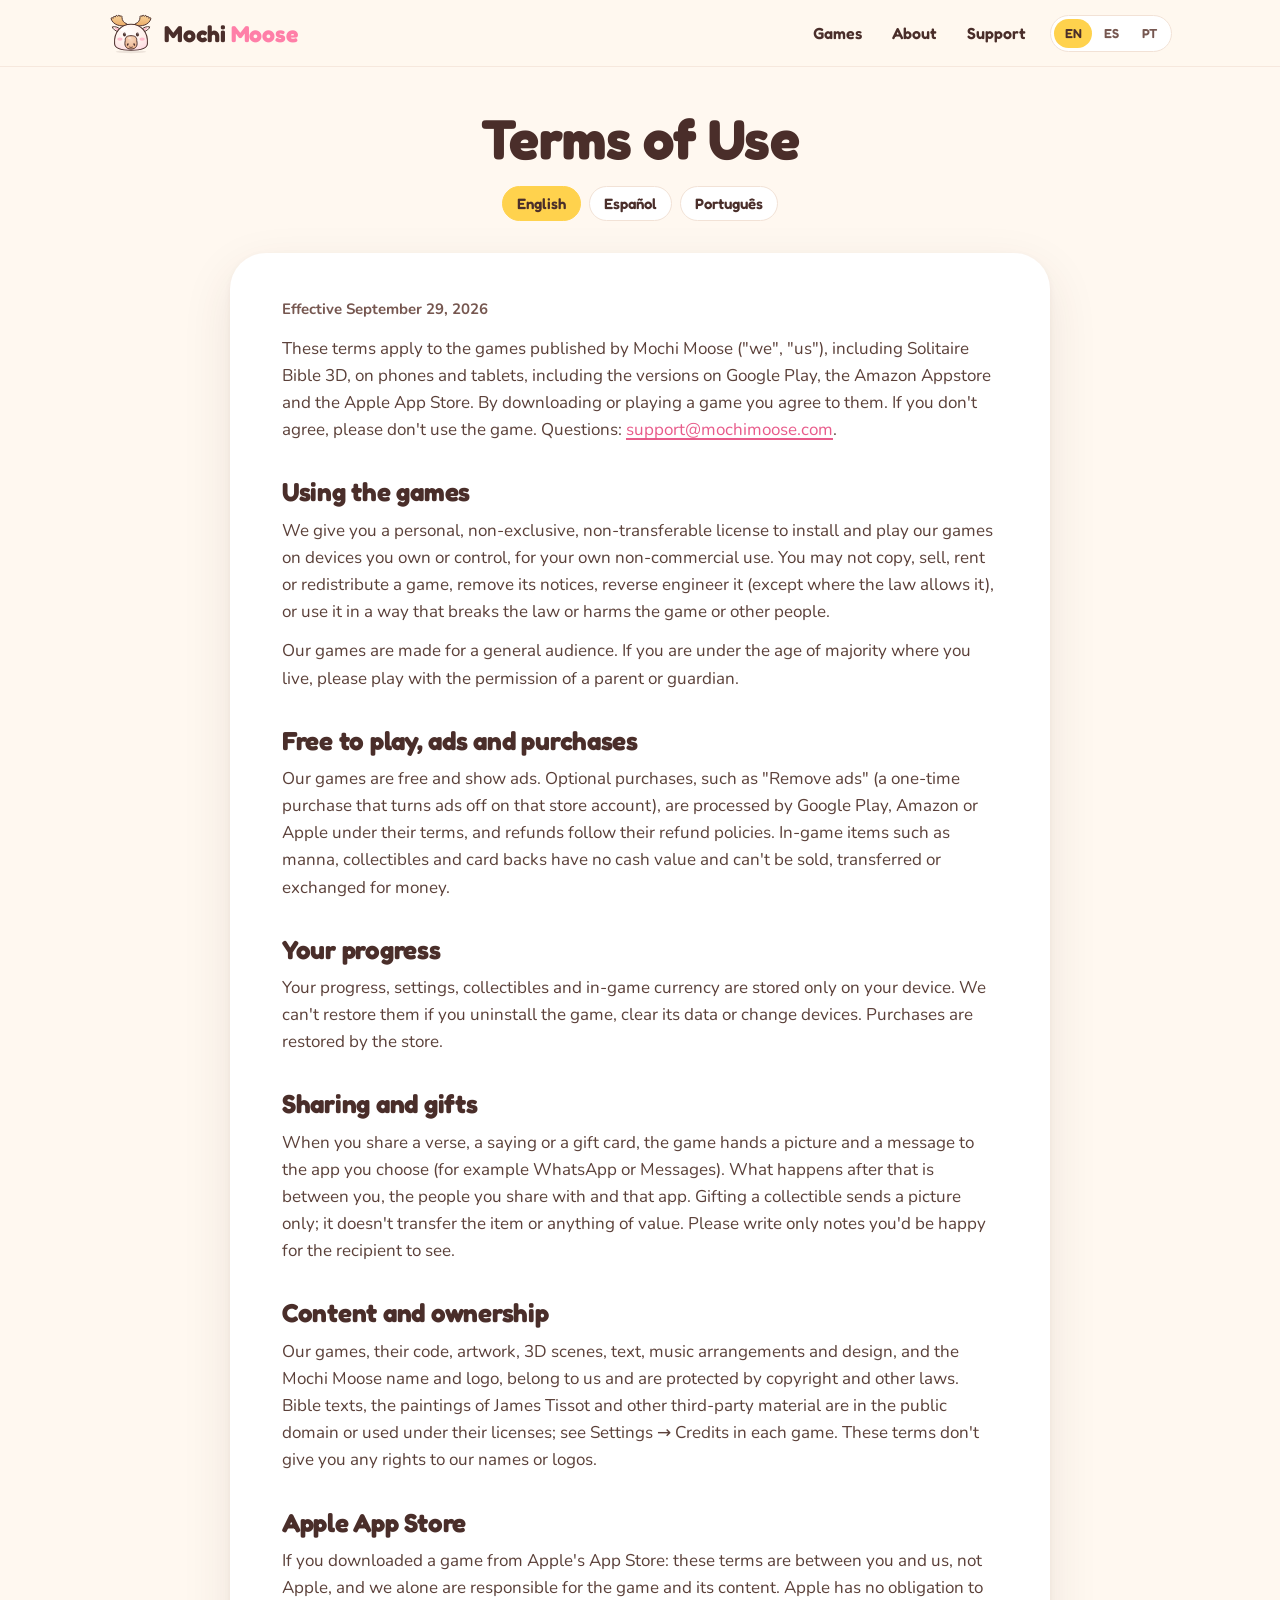
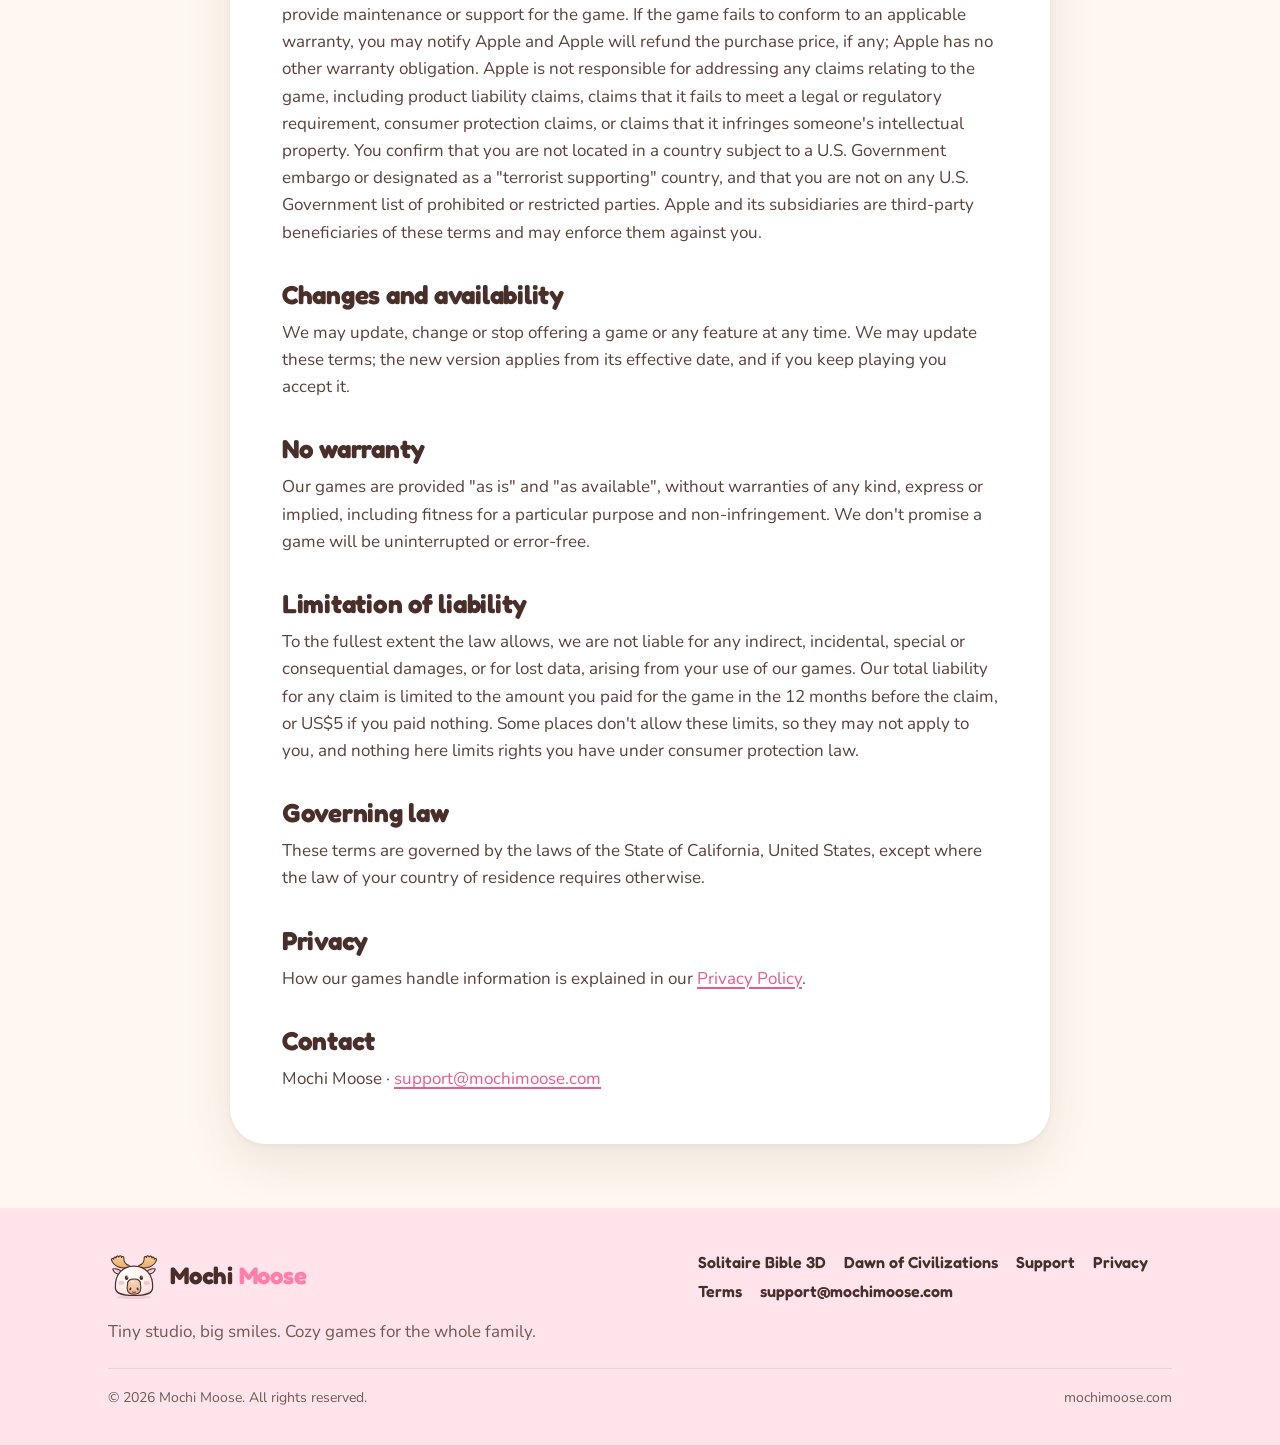
<file: terms.html>
<!doctype html>
<html lang="en">
<head>
<meta charset="utf-8">
<meta name="viewport" content="width=device-width, initial-scale=1, viewport-fit=cover">
<title>Terms of Use · Mochi Moose</title>
<meta name="description" content="The terms for playing Mochi Moose games, including Solitaire Bible 3D.">
<link rel="canonical" href="https://mochimoose.com/terms">
<meta name="theme-color" content="#FFF8F0">
<meta name="color-scheme" content="light">
<meta name="darkreader-lock">
<link rel="icon" href="/favicon.svg" type="image/svg+xml">
<link rel="icon" href="/favicon-32.png" sizes="32x32" type="image/png">
<link rel="apple-touch-icon" href="/apple-touch-icon.png">
<link rel="manifest" href="/site.webmanifest">
<meta property="og:type" content="website">
<meta property="og:site_name" content="Mochi Moose">
<meta property="og:title" content="Terms of Use · Mochi Moose">
<meta property="og:description" content="The terms for playing Mochi Moose games, including Solitaire Bible 3D.">
<meta property="og:url" content="https://mochimoose.com/terms">
<meta property="og:image" content="https://mochimoose.com/og.jpg">
<meta property="og:image:width" content="1200">
<meta property="og:image:height" content="630">
<meta name="twitter:card" content="summary_large_image">
<link rel="preload" href="/assets/fonts/fredoka-latin-700-normal.woff2" as="font" type="font/woff2" crossorigin>
<link rel="preload" href="/assets/fonts/nunito-latin-400-normal.woff2" as="font" type="font/woff2" crossorigin>
<link rel="stylesheet" href="/assets/css/site.css?v=3">
</head>
<body>
<a class="skip" href="#main" data-i18n="skip">Skip to content</a>
<header class="top"><div class="wrap">
  <a class="brand" href="/" aria-label="Mochi Moose, home"><img src="/assets/img/moose.svg" alt="" width="46" height="42"><span>Mochi <b>Moose</b></span></a>
  <nav class="nav" aria-label="Main"><a href="/#games" data-i18n="navGames">Games</a><a class="hide-s" href="/#about" data-i18n="navAbout">About</a><a href="/support" data-i18n="navSupport">Support</a></nav>
  <div class="lang" role="group" aria-label="Language"><button type="button" data-lang="en" aria-pressed="true">EN</button><button type="button" data-lang="es" aria-pressed="false">ES</button><button type="button" data-lang="pt" aria-pressed="false">PT</button></div>
</div></header>
<main id="main">
<div class="wrap">
  <div class="doc-hero"><h1 data-i18n="termsTitle" data-title="termsTitle">Terms of Use</h1><nav class="langbar" aria-label="Language"><a href="#en" data-lang="en" aria-current="true">English</a><a href="#es" data-lang="es" aria-current="false">Español</a><a href="#pt" data-lang="pt" aria-current="false">Português</a></nav></div>
  <div class="doc">
<article lang="en" id="en">
<p class="meta">Effective September 29, 2026</p>
<p>These terms apply to the games published by Mochi Moose ("we", "us"), including Solitaire Bible 3D, on phones and tablets, including the versions on Google Play, the Amazon Appstore and the Apple App Store. By downloading or playing a game you agree to them. If you don't agree, please don't use the game. Questions: <a href="mailto:support@mochimoose.com">support@mochimoose.com</a>.</p>
<h2>Using the games</h2>
<p>We give you a personal, non-exclusive, non-transferable license to install and play our games on devices you own or control, for your own non-commercial use. You may not copy, sell, rent or redistribute a game, remove its notices, reverse engineer it (except where the law allows it), or use it in a way that breaks the law or harms the game or other people.</p>
<p>Our games are made for a general audience. If you are under the age of majority where you live, please play with the permission of a parent or guardian.</p>
<h2>Free to play, ads and purchases</h2>
<p>Our games are free and show ads. Optional purchases, such as "Remove ads" (a one-time purchase that turns ads off on that store account), are processed by Google Play, Amazon or Apple under their terms, and refunds follow their refund policies. In-game items such as manna, collectibles and card backs have no cash value and can't be sold, transferred or exchanged for money.</p>
<h2>Your progress</h2>
<p>Your progress, settings, collectibles and in-game currency are stored only on your device. We can't restore them if you uninstall the game, clear its data or change devices. Purchases are restored by the store.</p>
<h2>Sharing and gifts</h2>
<p>When you share a verse, a saying or a gift card, the game hands a picture and a message to the app you choose (for example WhatsApp or Messages). What happens after that is between you, the people you share with and that app. Gifting a collectible sends a picture only; it doesn't transfer the item or anything of value. Please write only notes you'd be happy for the recipient to see.</p>
<h2>Content and ownership</h2>
<p>Our games, their code, artwork, 3D scenes, text, music arrangements and design, and the Mochi Moose name and logo, belong to us and are protected by copyright and other laws. Bible texts, the paintings of James Tissot and other third-party material are in the public domain or used under their licenses; see Settings → Credits in each game. These terms don't give you any rights to our names or logos.</p>
<h2>Apple App Store</h2>
<p>If you downloaded a game from Apple's App Store: these terms are between you and us, not Apple, and we alone are responsible for the game and its content. Apple has no obligation to provide maintenance or support for the game. If the game fails to conform to an applicable warranty, you may notify Apple and Apple will refund the purchase price, if any; Apple has no other warranty obligation. Apple is not responsible for addressing any claims relating to the game, including product liability claims, claims that it fails to meet a legal or regulatory requirement, consumer protection claims, or claims that it infringes someone's intellectual property. You confirm that you are not located in a country subject to a U.S. Government embargo or designated as a "terrorist supporting" country, and that you are not on any U.S. Government list of prohibited or restricted parties. Apple and its subsidiaries are third-party beneficiaries of these terms and may enforce them against you.</p>
<h2>Changes and availability</h2>
<p>We may update, change or stop offering a game or any feature at any time. We may update these terms; the new version applies from its effective date, and if you keep playing you accept it.</p>
<h2>No warranty</h2>
<p>Our games are provided "as is" and "as available", without warranties of any kind, express or implied, including fitness for a particular purpose and non-infringement. We don't promise a game will be uninterrupted or error-free.</p>
<h2>Limitation of liability</h2>
<p>To the fullest extent the law allows, we are not liable for any indirect, incidental, special or consequential damages, or for lost data, arising from your use of our games. Our total liability for any claim is limited to the amount you paid for the game in the 12 months before the claim, or US$5 if you paid nothing. Some places don't allow these limits, so they may not apply to you, and nothing here limits rights you have under consumer protection law.</p>
<h2>Governing law</h2>
<p>These terms are governed by the laws of the State of California, United States, except where the law of your country of residence requires otherwise.</p>
<h2>Privacy</h2>
<p>How our games handle information is explained in our <a href="/privacy">Privacy Policy</a>.</p>
<h2>Contact</h2>
<p>Mochi Moose · <a href="mailto:support@mochimoose.com">support@mochimoose.com</a></p>
</article>
<article lang="es" id="es">
<p class="meta">Vigente desde el 29 de septiembre de 2026</p>
<p>Estos términos se aplican a los juegos publicados por Mochi Moose ("nosotros"), incluido Solitaire Bible 3D, en teléfonos y tabletas, incluidas las versiones de Google Play, la Amazon Appstore y la App Store de Apple. Al descargar o jugar un juego, los aceptas. Si no estás de acuerdo, por favor no uses el juego. Preguntas: <a href="mailto:support@mochimoose.com">support@mochimoose.com</a>.</p>
<h2>Uso de los juegos</h2>
<p>Te damos una licencia personal, no exclusiva e intransferible para instalar y jugar nuestros juegos en los dispositivos que te pertenecen o que controlas, para tu uso personal y no comercial. No puedes copiar, vender, alquilar ni redistribuir un juego, quitar sus avisos, hacerle ingeniería inversa (salvo donde la ley lo permita) ni usarlo de forma que infrinja la ley o dañe el juego o a otras personas.</p>
<p>Nuestros juegos están hechos para el público general. Si eres menor de edad donde vives, juega con el permiso de tu padre, madre o tutor.</p>
<h2>Gratis, anuncios y compras</h2>
<p>Nuestros juegos son gratis y muestran anuncios. Las compras opcionales, como "Quitar anuncios" (una compra única que desactiva los anuncios en esa cuenta de la tienda), las procesan Google Play, Amazon o Apple bajo sus propios términos, y los reembolsos siguen sus políticas. Los elementos del juego como el maná, los coleccionables y los reversos de cartas no tienen valor en dinero y no se pueden vender, transferir ni cambiar por dinero.</p>
<h2>Tu progreso</h2>
<p>Tu progreso, ajustes, coleccionables y moneda del juego se guardan solo en tu dispositivo. No podemos recuperarlos si desinstalas el juego, borras sus datos o cambias de dispositivo. Las compras las restaura la tienda.</p>
<h2>Compartir y regalar</h2>
<p>Cuando compartes un versículo, una frase o una tarjeta de regalo, el juego entrega una imagen y un mensaje a la app que elijas (por ejemplo WhatsApp o Mensajes). Lo que pase después queda entre tú, las personas con quienes compartes y esa app. Regalar un coleccionable solo envía una imagen; no transfiere el elemento ni nada de valor. Por favor, escribe solo notas que te guste que vea quien las recibe.</p>
<h2>Contenido y propiedad</h2>
<p>Nuestros juegos, su código, arte, escenas 3D, textos, arreglos musicales y diseño, y el nombre y el logotipo de Mochi Moose, nos pertenecen y están protegidos por derechos de autor y otras leyes. Los textos bíblicos, las pinturas de James Tissot y otros materiales de terceros son de dominio público o se usan según sus licencias; consulta Ajustes → Créditos en cada juego. Estos términos no te dan derechos sobre nuestros nombres ni logotipos.</p>
<h2>App Store de Apple</h2>
<p>Si descargaste un juego de la App Store de Apple: estos términos son entre tú y nosotros, no con Apple, y solo nosotros somos responsables del juego y su contenido. Apple no tiene obligación de dar mantenimiento ni soporte al juego. Si el juego no cumple una garantía aplicable, puedes avisar a Apple y Apple te reembolsará el precio de compra, si lo hubo; Apple no tiene ninguna otra obligación de garantía. Apple no es responsable de atender reclamos relacionados con el juego, incluidos reclamos por responsabilidad del producto, por no cumplir un requisito legal o regulatorio, de protección al consumidor o por infringir la propiedad intelectual de alguien. Confirmas que no te encuentras en un país sujeto a un embargo del gobierno de EE. UU. ni designado como país que "apoya el terrorismo", y que no figuras en ninguna lista de partes prohibidas o restringidas del gobierno de EE. UU. Apple y sus subsidiarias son terceros beneficiarios de estos términos y pueden hacerlos valer ante ti.</p>
<h2>Cambios y disponibilidad</h2>
<p>Podemos actualizar, cambiar o dejar de ofrecer un juego o cualquier función en cualquier momento. Podemos actualizar estos términos; la nueva versión se aplica desde su fecha de vigencia y, si sigues jugando, la aceptas.</p>
<h2>Sin garantía</h2>
<p>Nuestros juegos se ofrecen "tal cual" y "según disponibilidad", sin garantías de ningún tipo, expresas o implícitas, incluidas la idoneidad para un fin determinado y la no infracción. No prometemos que un juego funcione sin interrupciones ni errores.</p>
<h2>Limitación de responsabilidad</h2>
<p>En la máxima medida que permita la ley, no somos responsables de daños indirectos, incidentales, especiales o consecuentes, ni de la pérdida de datos, derivados del uso de nuestros juegos. Nuestra responsabilidad total por cualquier reclamo se limita a lo que pagaste por el juego en los 12 meses anteriores al reclamo, o a US$5 si no pagaste nada. Algunos lugares no permiten estos límites, así que pueden no aplicarse a ti, y nada de esto limita los derechos que te dan las leyes de protección al consumidor.</p>
<h2>Ley aplicable</h2>
<p>Estos términos se rigen por las leyes del Estado de California, Estados Unidos, salvo cuando la ley de tu país de residencia exija otra cosa.</p>
<h2>Privacidad</h2>
<p>Cómo manejan la información nuestros juegos se explica en nuestra <a href="/privacy">Política de privacidad</a>.</p>
<h2>Contacto</h2>
<p>Mochi Moose · <a href="mailto:support@mochimoose.com">support@mochimoose.com</a></p>
</article>
<article lang="pt" id="pt">
<p class="meta">Em vigor desde 29 de setembro de 2026</p>
<p>Estes termos se aplicam aos jogos publicados pela Mochi Moose ("nós"), incluindo o Solitaire Bible 3D, em celulares e tablets, incluindo as versões do Google Play, da Amazon Appstore e da App Store da Apple. Ao baixar ou jogar um jogo, você concorda com eles. Se não concordar, por favor não use o jogo. Dúvidas: <a href="mailto:support@mochimoose.com">support@mochimoose.com</a>.</p>
<h2>Uso dos jogos</h2>
<p>Damos a você uma licença pessoal, não exclusiva e intransferível para instalar e jogar nossos jogos nos aparelhos que são seus ou que você controla, para uso pessoal e não comercial. Você não pode copiar, vender, alugar ou redistribuir um jogo, remover seus avisos, fazer engenharia reversa (exceto onde a lei permitir) nem usá-lo de forma que viole a lei ou prejudique o jogo ou outras pessoas.</p>
<p>Nossos jogos são feitos para o público em geral. Se você for menor de idade onde mora, jogue com a permissão de um dos pais ou responsável.</p>
<h2>Grátis, anúncios e compras</h2>
<p>Nossos jogos são gratuitos e exibem anúncios. Compras opcionais, como "Remover anúncios" (uma compra única que desativa os anúncios naquela conta da loja), são processadas pelo Google Play, pela Amazon ou pela Apple conforme os termos delas, e os reembolsos seguem as políticas delas. Itens do jogo como maná, colecionáveis e versos de cartas não têm valor em dinheiro e não podem ser vendidos, transferidos ou trocados por dinheiro.</p>
<h2>Seu progresso</h2>
<p>Seu progresso, configurações, colecionáveis e moeda do jogo ficam salvos apenas no seu aparelho. Não conseguimos recuperá-los se você desinstalar o jogo, apagar os dados dele ou trocar de aparelho. As compras são restauradas pela loja.</p>
<h2>Compartilhar e presentear</h2>
<p>Quando você compartilha um versículo, uma frase ou um cartão de presente, o jogo entrega uma imagem e uma mensagem ao app que você escolher (por exemplo WhatsApp ou Mensagens). O que acontece depois fica entre você, as pessoas com quem compartilha e esse app. Presentear um colecionável envia apenas uma imagem; não transfere o item nem nada de valor. Por favor, escreva apenas recados que você ficaria feliz de a pessoa ver.</p>
<h2>Conteúdo e propriedade</h2>
<p>Nossos jogos, seu código, arte, cenas 3D, textos, arranjos musicais e design, e o nome e o logotipo da Mochi Moose, pertencem a nós e são protegidos por direitos autorais e outras leis. Os textos bíblicos, as pinturas de James Tissot e outros materiais de terceiros são de domínio público ou usados conforme suas licenças; veja Ajustes → Créditos em cada jogo. Estes termos não dão a você nenhum direito sobre nossos nomes ou logotipos.</p>
<h2>App Store da Apple</h2>
<p>Se você baixou um jogo na App Store da Apple: estes termos são entre você e nós, não com a Apple, e somente nós somos responsáveis pelo jogo e seu conteúdo. A Apple não tem nenhuma obrigação de fornecer manutenção ou suporte para o jogo. Se o jogo não atender a uma garantia aplicável, você pode avisar a Apple, e a Apple reembolsará o preço de compra, se houver; a Apple não tem nenhuma outra obrigação de garantia. A Apple não é responsável por tratar reclamações relacionadas ao jogo, incluindo reclamações de responsabilidade pelo produto, de descumprimento de requisitos legais ou regulatórios, de defesa do consumidor ou de violação da propriedade intelectual de alguém. Você confirma que não está em um país sujeito a embargo do governo dos EUA nem designado como país que "apoia o terrorismo", e que não consta em nenhuma lista de partes proibidas ou restritas do governo dos EUA. A Apple e suas subsidiárias são terceiras beneficiárias destes termos e podem fazê-los valer contra você.</p>
<h2>Alterações e disponibilidade</h2>
<p>Podemos atualizar, alterar ou deixar de oferecer um jogo ou qualquer recurso a qualquer momento. Podemos atualizar estes termos; a nova versão vale a partir da data de vigência e, se você continuar jogando, você a aceita.</p>
<h2>Sem garantia</h2>
<p>Nossos jogos são fornecidos "no estado em que se encontram" e "conforme disponíveis", sem garantias de qualquer tipo, expressas ou implícitas, incluindo adequação a uma finalidade específica e não violação. Não prometemos que um jogo funcionará sem interrupções ou erros.</p>
<h2>Limitação de responsabilidade</h2>
<p>Na máxima extensão permitida por lei, não somos responsáveis por danos indiretos, incidentais, especiais ou consequentes, nem por perda de dados, decorrentes do uso dos nossos jogos. Nossa responsabilidade total por qualquer reclamação se limita ao valor que você pagou pelo jogo nos 12 meses anteriores à reclamação, ou US$5 se você não pagou nada. Alguns lugares não permitem esses limites, então eles podem não se aplicar a você, e nada aqui limita os direitos que você tem pelas leis de defesa do consumidor.</p>
<h2>Lei aplicável</h2>
<p>Estes termos são regidos pelas leis do Estado da Califórnia, Estados Unidos, exceto quando a lei do seu país de residência exigir outra coisa.</p>
<h2>Privacidade</h2>
<p>Como nossos jogos tratam as informações está explicado na nossa <a href="/privacy">Política de privacidade</a>.</p>
<h2>Contato</h2>
<p>Mochi Moose · <a href="mailto:support@mochimoose.com">support@mochimoose.com</a></p>
</article>
  </div>
</div>
</main>
<footer class="foot"><div class="wrap">
  <div>
    <a class="brand" href="/" aria-label="Mochi Moose, home"><img src="/assets/img/moose.svg" alt="" width="52" height="48"><span>Mochi <b>Moose</b></span></a>
    <p data-i18n="footTag">Tiny studio, big smiles. Cozy games for the whole family.</p>
  </div>
  <nav aria-label="Footer"><a href="/solitaire-bible-3d">Solitaire Bible 3D</a><a href="/dawn-of-civilizations">Dawn of Civilizations</a><a href="/support" data-i18n="navSupport">Support</a><a href="/privacy" data-i18n="footPriv">Privacy</a><a href="/terms" data-i18n="footTerms">Terms</a><a href="mailto:support@mochimoose.com">support@mochimoose.com</a></nav>
  <div class="fine"><span>© 2026 Mochi Moose. <span data-i18n="rights">All rights reserved.</span></span><span>mochimoose.com</span></div>
</div></footer>
<script src="/assets/js/site.js?v=2" defer></script>
</body>
</html>
</file>
<file: assets/css/site.css>
/* Mochi Moose: soft, round and bubbly. Light theme only (the brand is a cream mochi). */
@font-face { font-family: "Fredoka"; font-weight: 500; font-display: swap; src: url("../fonts/fredoka-latin-500-normal.woff2") format("woff2"); }
@font-face { font-family: "Fredoka"; font-weight: 600; font-display: swap; src: url("../fonts/fredoka-latin-600-normal.woff2") format("woff2"); }
@font-face { font-family: "Fredoka"; font-weight: 700; font-display: swap; src: url("../fonts/fredoka-latin-700-normal.woff2") format("woff2"); }
@font-face { font-family: "Nunito"; font-weight: 400; font-display: swap; src: url("../fonts/nunito-latin-400-normal.woff2") format("woff2"); }
@font-face { font-family: "Nunito"; font-weight: 600; font-display: swap; src: url("../fonts/nunito-latin-600-normal.woff2") format("woff2"); }
@font-face { font-family: "Nunito"; font-weight: 700; font-display: swap; src: url("../fonts/nunito-latin-700-normal.woff2") format("woff2"); }
@font-face { font-family: "Nunito"; font-weight: 800; font-display: swap; src: url("../fonts/nunito-latin-800-normal.woff2") format("woff2"); }

:root {
  color-scheme: light;
  --cream: #FFF8F0; --paper: #FFFFFF; --ink: #4A2E2A; --ink-2: #765750; --line: #F2E2D6;
  --pink: #FF7FA8; --pink-2: #E85B8A; --pink-soft: #FFE4EC;
  --matcha: #5DBB74; --matcha-soft: #E3F5E3;
  --sky: #3FAEE6; --sky-soft: #DFF2FC;
  --butter: #FFD24D; --butter-2: #E9A919; --butter-soft: #FFF3C9;
  --lilac: #9B7BEA; --lilac-soft: #EEE7FF;
  --peach: #FFAD7A;
  --display: "Fredoka", "Trebuchet MS", system-ui, sans-serif;
  --body: "Nunito", system-ui, -apple-system, "Segoe UI", Roboto, sans-serif;
  --r-lg: 36px; --r-md: 24px; --r-sm: 16px;
  --shadow: 0 18px 50px rgba(74, 46, 42, .10), 0 2px 6px rgba(74, 46, 42, .05);
  --wrap: 1120px;
}
* { box-sizing: border-box }
html { scroll-behavior: smooth; -webkit-text-size-adjust: 100% }
body { margin: 0; background: var(--cream); color: var(--ink); font: 17px/1.6 var(--body); overflow-x: hidden }
img { max-width: 100%; height: auto; display: block }
a { color: var(--pink-2); text-decoration-thickness: 2px; text-underline-offset: 3px }
a:hover { color: var(--ink) }
:focus-visible { outline: 3px solid var(--sky); outline-offset: 3px; border-radius: 12px }
h1, h2, h3 { font-family: var(--display); line-height: 1.12; margin: 0; letter-spacing: -.01em; text-wrap: balance }
p { margin: 0 }
.wrap { max-width: var(--wrap); margin: 0 auto; padding-inline: 16px }
@media (min-width: 720px) { .wrap { padding-inline: 28px } }
.skip { position: absolute; left: -999px; top: 8px; background: var(--paper); padding: 8px 14px; border-radius: 999px; z-index: 50 }
.skip:focus { left: 12px }

/* ---------- header ---------- */
.top { position: sticky; top: 0; z-index: 20; background: rgba(255, 248, 240, .82); backdrop-filter: saturate(1.4) blur(12px); -webkit-backdrop-filter: saturate(1.4) blur(12px); border-bottom: 1px solid rgba(242, 226, 214, .7) }
.top .wrap { display: flex; align-items: center; gap: 10px; min-height: 66px }
.brand { display: inline-flex; align-items: center; gap: 10px; color: var(--ink); text-decoration: none; font: 700 23px/1 var(--display); letter-spacing: -.01em; margin-right: auto; white-space: nowrap }
.brand img { width: 46px; height: 42px; transition: transform .3s cubic-bezier(.3, 1.6, .5, 1) }
.brand:hover img { transform: rotate(-8deg) scale(1.06) }
.brand span b { color: var(--pink) }
.nav { display: flex; gap: 2px }
.nav a { font: 600 16px/1 var(--display); color: var(--ink); text-decoration: none; padding: 10px 14px; border-radius: 999px }
.nav a:hover, .nav a[aria-current="page"] { background: var(--pink-soft) }
.lang { display: inline-flex; background: var(--paper); border: 1px solid var(--line); border-radius: 999px; padding: 3px }
.lang button { font: 600 13px/1 var(--display); color: var(--ink-2); background: none; border: 0; padding: 8px 10px; border-radius: 999px; cursor: pointer; min-width: 38px }
.lang button[aria-pressed="true"] { background: var(--butter); color: var(--ink) }
@media (max-width: 720px) { .nav .hide-s { display: none } .nav a { padding: 10px 10px; font-size: 15px } .brand { font-size: 0 } .brand img { width: 44px } }
@media (max-width: 380px) { .nav { display: none } }

/* ---------- buttons ---------- */
.btn { --bg: var(--butter); --sh: var(--butter-2); display: inline-flex; align-items: center; justify-content: center; gap: 10px; font: 600 18px/1 var(--display); color: var(--ink); text-decoration: none; background: var(--bg); border: 0; border-radius: 999px; padding: 16px 26px; box-shadow: 0 5px 0 var(--sh); cursor: pointer; transition: transform .15s ease, box-shadow .15s ease; white-space: nowrap }
.btn:hover { color: var(--ink); transform: translateY(-2px); box-shadow: 0 7px 0 var(--sh) }
.btn:active { transform: translateY(3px); box-shadow: 0 2px 0 var(--sh) }
.btn.soft { --bg: var(--paper); --sh: var(--line) }
.btn.pink { --bg: var(--pink); --sh: var(--pink-2); color: #fff }
.btn.pink:hover { color: #fff }
.btn svg { width: 22px; height: 22px; flex: none }
.btn[aria-disabled="true"] { --bg: #F6EEE8; --sh: #E9DCD2; color: var(--ink-2); cursor: default; transform: none }
.btn small { font: 700 11px/1 var(--body); text-transform: uppercase; letter-spacing: .08em; opacity: .75 }
.btn .two { display: grid; gap: 4px; text-align: left }

/* ---------- hero ---------- */
.hero { position: relative; overflow: hidden; padding-block: 44px 72px }
.hero .wrap { display: grid; gap: 28px; align-items: center; position: relative; z-index: 1 }
@media (min-width: 880px) { .hero .wrap { grid-template-columns: 1.1fr .9fr; gap: 40px } .hero { padding-block: 72px 96px } }
.kicker { display: inline-flex; align-items: center; gap: 8px; background: var(--paper); border: 1px solid var(--line); border-radius: 999px; padding: 8px 16px 8px 10px; font: 600 16px/1 var(--display); box-shadow: 0 4px 0 var(--line) }
.kicker i { width: 12px; height: 12px; border-radius: 50%; background: var(--matcha); box-shadow: 0 0 0 4px var(--matcha-soft) }
.hero h1 { font-size: clamp(40px, 7.4vw, 72px); margin-top: 22px; font-weight: 700 }
.hero h1 em { font-style: normal; color: var(--pink); position: relative; white-space: nowrap }
.hero h1 em::after { content: ""; position: absolute; left: 2%; right: 2%; bottom: .04em; height: .22em; background: var(--butter); border-radius: 999px; z-index: -1; opacity: .8 }
.hero p.lead { font-size: clamp(18px, 2.2vw, 21px); color: var(--ink-2); margin-top: 18px; max-width: 34em }
.cta { display: flex; flex-wrap: wrap; gap: 14px; margin-top: 30px }
.mascot { position: relative; justify-self: center; width: min(78vw, 420px); aspect-ratio: 1 }
.mascot .halo { position: absolute; inset: 6% 4% 2%; border-radius: 50%; background: radial-gradient(circle at 50% 45%, #fff 0 30%, var(--pink-soft) 31% 100%) }
.mascot img { position: absolute; inset: 8% 4% 0; width: 92%; transform-origin: 50% 92%; animation: squish 3.2s ease-in-out infinite }
@keyframes squish { 0%, 100% { transform: translateY(0) scale(1, 1) } 45% { transform: translateY(-4%) scale(.98, 1.03) } 55% { transform: translateY(-4%) scale(.98, 1.03) } 88% { transform: translateY(0) scale(1.05, .95) } }
.bubbles span { position: absolute; border-radius: 50%; background: radial-gradient(circle at 32% 30%, rgba(255, 255, 255, .95) 0 14%, var(--c) 15% 100%); opacity: .75; animation: float var(--d, 9s) ease-in-out infinite; animation-delay: var(--dl, 0s) }
@keyframes float { 0%, 100% { transform: translate(0, 0) } 50% { transform: translate(var(--x, 8px), var(--y, -22px)) } }
.blob { position: absolute; border-radius: 50%; filter: blur(40px); opacity: .55; z-index: 0; pointer-events: none }

/* ---------- sections ---------- */
section { position: relative }
.sec { padding-block: 64px }
.sec-head { text-align: center; max-width: 40em; margin: 0 auto 36px }
.sec-head h2 { font-size: clamp(32px, 5vw, 48px) }
.sec-head p { color: var(--ink-2); margin-top: 12px; font-size: 19px }
.eyebrow { display: inline-block; font: 600 15px/1 var(--display); letter-spacing: .06em; text-transform: uppercase; color: var(--pink-2); background: var(--pink-soft); padding: 8px 14px; border-radius: 999px; margin-bottom: 14px }
.wave { display: block; width: 100%; height: 48px; color: var(--paper) }
.band { background: var(--paper) }

/* ---------- game card ---------- */
.game { background: var(--paper); border-radius: var(--r-lg); box-shadow: var(--shadow); overflow: hidden; display: grid }
@media (min-width: 900px) { .game { grid-template-columns: 1.15fr 1fr } }
.game .media { position: relative; min-height: 240px; background: var(--sky-soft) }
.game .media img { width: 100%; height: 100%; object-fit: cover }
.game .info { padding: 28px 22px 30px; display: grid; gap: 16px; align-content: start }
@media (min-width: 720px) { .game .info { padding: 36px 36px 38px } }
.game .title { display: flex; align-items: center; gap: 16px }
.game .icon { width: 76px; height: 76px; border-radius: 20px; box-shadow: 0 6px 16px rgba(74, 46, 42, .18); flex: none }
.game h3 { font-size: clamp(26px, 3.4vw, 34px) }
.game .by { color: var(--ink-2); font-weight: 600; font-size: 15px }
.game .desc { color: var(--ink-2); font-size: 18px }
.status { display: inline-flex; align-items: center; gap: 8px; font: 600 14px/1 var(--display); color: #2f7a44; background: var(--matcha-soft); padding: 8px 12px; border-radius: 999px; justify-self: start }
.status i { width: 9px; height: 9px; border-radius: 50%; background: var(--matcha); animation: pulse 1.8s ease-in-out infinite }
@keyframes pulse { 50% { box-shadow: 0 0 0 6px rgba(93, 187, 116, .18) } }
.chips { display: flex; flex-wrap: wrap; gap: 8px; list-style: none; padding: 0; margin: 0 }
.chips li { font: 600 15px/1.2 var(--display); padding: 9px 13px; border-radius: 999px; background: var(--c, var(--butter-soft)) }
.stores { display: flex; flex-wrap: wrap; gap: 12px; margin-top: 4px }
.stores .btn { padding: 12px 18px; font-size: 16px }
.legal-links { font-size: 14px; color: var(--ink-2) }
.legal-links a { color: var(--ink-2) }

.shots { display: grid; grid-auto-flow: column; grid-auto-columns: min(78%, 360px); gap: 14px; overflow-x: auto; scroll-snap-type: x mandatory; padding: 22px 16px 10px; margin-inline: -16px; scrollbar-width: thin; list-style: none; margin-block: 0 }
@media (min-width: 900px) { .shots { grid-auto-flow: row; grid-template-columns: repeat(3, 1fr); overflow: visible; margin-inline: 0; padding-inline: 0 } }
.shots li { scroll-snap-align: center }
.shots figure { margin: 0; background: var(--paper); border-radius: var(--r-md); overflow: hidden; box-shadow: 0 8px 24px rgba(74, 46, 42, .09) }
.shots img { aspect-ratio: 16 / 9; object-fit: cover; width: 100% }
.shots figcaption { font: 600 16px/1.2 var(--display); padding: 12px 16px 14px }

/* ---------- coming soon ---------- */
.soon { position: relative; border-radius: var(--r-lg); overflow: hidden; background: linear-gradient(165deg, #FFE9C9 0%, #FFD6DF 52%, #E9DEFF 100%); box-shadow: var(--shadow); padding: 34px 20px 26px }
@media (min-width: 720px) { .soon { padding: 52px 44px 40px } }
.soon .sun { position: absolute; width: 380px; height: 380px; right: -110px; top: -140px; border-radius: 50%; background: radial-gradient(circle, #FFF6D8 0 30%, rgba(255, 210, 110, .55) 31% 52%, rgba(255, 190, 120, 0) 70%); animation: glow 6s ease-in-out infinite }
@keyframes glow { 50% { transform: scale(1.06) } }
.soon .inner { position: relative; display: grid; gap: 18px; max-width: 44em }
.badge { justify-self: start; font: 700 15px/1 var(--display); letter-spacing: .06em; text-transform: uppercase; color: #fff; background: var(--lilac); padding: 10px 16px; border-radius: 999px; box-shadow: 0 5px 0 #7E5DD6; animation: wobble 3.6s ease-in-out infinite }
@keyframes wobble { 0%, 100% { transform: rotate(-2deg) } 50% { transform: rotate(2deg) } }
.lockup { display: grid; gap: 4px }
.lockup small { font: 700 16px/1 var(--display); letter-spacing: .32em; text-transform: uppercase; color: #B4643A }
.lockup h3 { font-size: clamp(38px, 6.6vw, 64px); font-weight: 700; background: linear-gradient(95deg, #F08422 0%, #E8506F 55%, #9B6BE3 100%); -webkit-background-clip: text; background-clip: text; color: transparent; padding-bottom: .06em }
.soon .desc { font-size: 19px; color: #5E3F38 }
.civs { position: relative; display: grid; grid-template-columns: repeat(2, 1fr); gap: 12px; margin-top: 28px; list-style: none; padding: 0 }
@media (min-width: 900px) { .civs { grid-template-columns: repeat(4, 1fr); gap: 16px } }
.civs figure { margin: 0; background: rgba(255, 255, 255, .7); border-radius: var(--r-md); overflow: hidden; box-shadow: 0 8px 22px rgba(120, 60, 60, .12) }
.civs img { aspect-ratio: 4 / 3; object-fit: cover; width: 100% }
.civs figcaption { padding: 10px 14px 12px; display: grid; gap: 2px }
.civs b { font: 700 19px/1.1 var(--display) }
.civs span { font-size: 14px; color: var(--ink-2); line-height: 1.3 }
.soon .note { position: relative; margin-top: 22px; display: flex; flex-wrap: wrap; align-items: center; gap: 14px 18px }
.soon .note p { color: #5E3F38; font-weight: 600 }

/* ---------- family ---------- */
.perks { display: grid; gap: 16px; list-style: none; padding: 0; margin: 0 }
@media (min-width: 640px) { .perks { grid-template-columns: repeat(2, 1fr) } }
@media (min-width: 1000px) { .perks { grid-template-columns: repeat(4, 1fr) } }
.perks li { background: var(--cream); border-radius: var(--r-md); padding: 24px 22px; display: grid; gap: 10px; align-content: start }
.perks .ico { width: 58px; height: 58px; border-radius: 20px; display: grid; place-items: center; background: var(--c) }
.perks .ico svg { width: 30px; height: 30px }
.perks h3 { font-size: 21px }
.perks p { color: var(--ink-2); font-size: 16px }

/* ---------- about ---------- */
.about { display: grid; gap: 28px; align-items: center }
@media (min-width: 860px) { .about { grid-template-columns: .8fr 1.2fr; gap: 48px } }
.about .pic { justify-self: center; width: min(70vw, 300px); aspect-ratio: 1; border-radius: 50%; background: var(--sky-soft); display: grid; place-items: center }
.about .pic img { width: 76% }
.about h2 { font-size: clamp(30px, 4.6vw, 44px) }
.about p { color: var(--ink-2); font-size: 18px; margin-top: 14px }

/* ---------- footer ---------- */
.foot { background: var(--pink-soft); margin-top: 0; padding-block: 44px 36px }
.foot .wrap { display: grid; gap: 22px }
@media (min-width: 820px) { .foot .wrap { grid-template-columns: 1.2fr 1fr; align-items: start } }
.foot .brand { font-size: 24px }
.foot .brand img { width: 52px; height: 48px }
.foot p { color: var(--ink-2); margin-top: 10px; max-width: 28em }
.foot nav { display: flex; flex-wrap: wrap; gap: 8px 18px; font: 600 16px/1.3 var(--display) }
.foot nav a { color: var(--ink); text-decoration: none }
.foot nav a:hover { color: var(--pink-2) }
.foot .fine { grid-column: 1 / -1; border-top: 1px solid rgba(232, 91, 138, .18); padding-top: 18px; font-size: 14px; color: var(--ink-2); display: flex; flex-wrap: wrap; gap: 6px 18px; justify-content: space-between }
@media (max-width: 720px) { .foot .brand { font-size: 22px } }

/* ---------- documents (privacy, terms, support) ---------- */
.doc-hero { padding-block: 40px 8px; text-align: center }
.doc-hero h1 { font-size: clamp(36px, 6vw, 56px) }
.doc-hero p { color: var(--ink-2); margin-top: 10px }
.doc { max-width: 820px; margin: 24px auto 64px; background: var(--paper); border-radius: var(--r-lg); box-shadow: var(--shadow); padding: 28px 20px 36px }
@media (min-width: 720px) { .doc { padding: 44px 52px 52px } }
.doc h2 { font-size: 26px; margin: 34px 0 10px }
.doc h2:first-child { margin-top: 0 }
.doc h3 { font-size: 20px; margin: 22px 0 6px }
.doc p, .doc li { color: #5B4039 }
.doc p + p { margin-top: 12px }
.doc ul { padding-left: 22px; margin: 10px 0 }
.doc li + li { margin-top: 6px }
.doc .meta { font-size: 15px; color: var(--ink-2); font-weight: 700; margin-bottom: 14px }
.doc .short { background: var(--butter-soft); border-radius: var(--r-sm); padding: 18px 20px; margin: 18px 0 8px }
.doc .short ul { margin: 6px 0 0 }
.doc > [lang]:not([hidden]) ~ [lang]:not([hidden]) { margin-top: 56px; padding-top: 30px; border-top: 2px dashed var(--line) }
html.js .doc [lang][hidden] { display: none }
.langbar { display: flex; justify-content: center; gap: 8px; margin-top: 16px; flex-wrap: wrap }
.langbar a { font: 600 15px/1 var(--display); text-decoration: none; color: var(--ink); background: var(--paper); border: 1px solid var(--line); padding: 9px 14px; border-radius: 999px }
.langbar a[aria-current="true"] { background: var(--butter); border-color: var(--butter) }
.contact { display: grid; gap: 16px; background: var(--sky-soft); border-radius: var(--r-md); padding: 22px; margin: 6px 0 26px }
@media (min-width: 640px) { .contact { grid-template-columns: 1fr auto; align-items: center } }
.contact b { font: 700 22px/1.2 var(--display) }
.contact p { margin-top: 4px }
details { border-radius: var(--r-sm); background: var(--cream); padding: 0 18px; margin-top: 10px }
details summary { cursor: pointer; font: 600 18px/1.3 var(--display); padding: 16px 0; list-style: none; display: flex; justify-content: space-between; gap: 12px }
details summary::-webkit-details-marker { display: none }
details summary::after { content: "+"; font-size: 24px; line-height: .9; color: var(--pink-2); transition: transform .2s }
details[open] summary::after { transform: rotate(45deg) }
details > div { padding-bottom: 16px }

.nf { text-align: center; padding-block: 64px 96px }
.nf img { width: 220px; margin: 0 auto 10px; animation: squish 3.2s ease-in-out infinite; transform-origin: 50% 92% }
.nf h1 { font-size: clamp(34px, 6vw, 52px) }
.nf p { color: var(--ink-2); margin: 12px auto 26px; max-width: 30em }

@media (prefers-reduced-motion: reduce) {
  *, *::before, *::after { animation: none !important; transition: none !important; scroll-behavior: auto !important }
}

/* =====================================================================
   v2: game tiles on the home page, and one themed world per game
   ===================================================================== */
@font-face { font-family: "Baloo 2"; font-weight: 600; font-display: swap; src: url("../fonts/baloo-2-latin-600-normal.woff2") format("woff2"); }
@font-face { font-family: "Baloo 2"; font-weight: 800; font-display: swap; src: url("../fonts/baloo-2-latin-800-normal.woff2") format("woff2"); }
@font-face { font-family: "Alegreya"; font-weight: 700; font-display: swap; src: url("../fonts/alegreya-latin-700-normal.woff2") format("woff2"); }
@font-face { font-family: "Alegreya"; font-weight: 400; font-style: italic; font-display: swap; src: url("../fonts/alegreya-latin-400-italic.woff2") format("woff2"); }

/* ---------- home: game tiles ---------- */
.tiles { display: grid; gap: 22px }
@media (min-width: 900px) { .tiles { grid-template-columns: 1fr 1fr; gap: 28px } }
.tile { position: relative; display: block; border-radius: var(--r-lg); overflow: hidden; min-height: 460px; color: #fff; text-decoration: none; box-shadow: var(--shadow); isolation: isolate; transition: transform .35s cubic-bezier(.3, 1.4, .5, 1), box-shadow .3s }
@media (min-width: 900px) { .tile { min-height: 560px } }
.tile:hover { transform: translateY(-6px); box-shadow: 0 28px 60px rgba(74, 46, 42, .18); color: #fff }
.tile > img { position: absolute; inset: 0; width: 100%; height: 100%; object-fit: cover; z-index: -2; transition: transform .6s ease }
.tile:hover > img { transform: scale(1.05) }
.tile::after { content: ""; position: absolute; inset: 0; z-index: -1; background: linear-gradient(180deg, rgba(0, 0, 0, 0) 30%, var(--tint, rgba(20, 40, 80, .82)) 78%) }
.tile .in { position: absolute; left: 0; right: 0; bottom: 0; padding: 26px 24px 26px; display: grid; gap: 12px }
@media (min-width: 720px) { .tile .in { padding: 34px 34px 32px } }
.tile .ttop { position: absolute; top: 20px; left: 20px; right: 20px; display: flex; align-items: center; justify-content: space-between; gap: 10px }
.tile .ttop img { width: 64px; height: 64px; border-radius: 17px; box-shadow: 0 8px 20px rgba(0, 0, 0, .25) }
.tile .pill { font: 700 14px/1 var(--display); padding: 9px 13px; border-radius: 999px; background: rgba(255, 255, 255, .92); color: var(--ink); white-space: nowrap }
.tile .pill.soon { background: var(--lilac); color: #fff; box-shadow: 0 4px 0 #7E5DD6 }
.tile h3 { font-size: clamp(30px, 4.4vw, 44px); text-shadow: 0 3px 14px rgba(0, 0, 0, .35) }
.tile h3 small { display: block; font: 700 15px/1 var(--display); letter-spacing: .28em; text-transform: uppercase; opacity: .9; margin-bottom: 6px }
.tile p { font-size: 18px; line-height: 1.45; max-width: 30em; text-shadow: 0 1px 8px rgba(0, 0, 0, .35) }
.tile .plats { display: flex; flex-wrap: wrap; gap: 8px }
.tile .plats span { font: 600 13px/1 var(--display); padding: 7px 11px; border-radius: 999px; background: rgba(255, 255, 255, .18); border: 1px solid rgba(255, 255, 255, .35); backdrop-filter: blur(4px) }
.tile .go { justify-self: start; margin-top: 4px }
.tile.sb { --tint: rgba(24, 58, 110, .86) }
.tile.dawn { --tint: rgba(120, 44, 40, .86) }

/* ---------- game pages: shared ---------- */
.back { display: inline-flex; align-items: center; gap: 6px; font: 600 15px/1 var(--display); color: var(--ink-2); text-decoration: none; padding: 8px 12px; border-radius: 999px; background: rgba(255, 255, 255, .75) }
.back:hover { color: var(--ink); background: #fff }
.g-hero { position: relative; overflow: hidden; color: #fff; isolation: isolate }
.g-hero > img.bg { position: absolute; inset: 0; width: 100%; height: 100%; object-fit: cover; z-index: -2 }
.g-hero .wrap { position: relative; padding-block: 22px 72px; min-height: min(86vh, 760px); display: grid; align-content: space-between; gap: 30px }
.g-hero .lead { font-size: clamp(18px, 2.3vw, 22px); max-width: 32em; margin-inline: auto; text-shadow: 0 2px 12px rgba(0, 0, 0, .35) }
.g-hero .stores { justify-content: center }
.g-hero .badge { justify-self: center }
.g-hero .lead { background: var(--leadbg, rgba(16, 40, 80, .42)); padding: 12px 18px; border-radius: 18px; -webkit-backdrop-filter: blur(4px); backdrop-filter: blur(4px) }
.pg-dawn .g-hero .lead { --leadbg: rgba(80, 26, 16, .42) }
.tile::before { content: ""; position: absolute; inset: 0 0 auto; height: 34%; z-index: -1; background: linear-gradient(180deg, rgba(0, 0, 0, .28), rgba(0, 0, 0, 0)) }
.g-hero .stores .btn { --bg: rgba(255, 255, 255, .95); --sh: rgba(0, 0, 0, .18) }
.g-sec { padding-block: 72px }
.g-head { text-align: center; max-width: 42em; margin: 0 auto 40px }
.g-head h2 { font-size: clamp(32px, 5vw, 50px) }
.g-head p { margin-top: 12px; font-size: 19px }
.steps { display: grid; gap: 18px; counter-reset: st; list-style: none; padding: 0; margin: 28px 0 0 }
@media (min-width: 800px) { .steps { grid-template-columns: repeat(3, 1fr) } }
.steps li { counter-increment: st; border-radius: var(--r-md); padding: 22px 22px 22px 74px; position: relative; background: var(--card, #fff) }
.steps li::before { content: counter(st); position: absolute; left: 20px; top: 20px; width: 40px; height: 40px; border-radius: 50%; display: grid; place-items: center; font: 800 20px/1 var(--display); color: #fff; background: var(--accent, var(--pink)) }
.steps b { display: block; font: 700 20px/1.2 var(--display); margin-bottom: 4px }
.device { border-radius: 30px; padding: 12px; background: #1d2433; box-shadow: 0 30px 70px rgba(20, 30, 60, .28); max-width: 980px; margin: 0 auto }
.device img { border-radius: 20px; width: 100% }
.gal { display: grid; grid-auto-flow: column; grid-auto-columns: min(80%, 420px); gap: 16px; overflow-x: auto; scroll-snap-type: x mandatory; padding: 6px 16px 18px; margin-inline: -16px; list-style: none; margin-block: 0; scrollbar-width: thin }
@media (min-width: 720px) { .gal { margin-inline: -28px; padding-inline: 28px } }
.gal li { scroll-snap-align: center }
.gal figure { margin: 0; border-radius: var(--r-md); overflow: hidden; background: #fff; box-shadow: 0 10px 28px rgba(20, 40, 80, .12) }
.gal img { aspect-ratio: 16 / 9; object-fit: cover; width: 100% }
.gal figcaption { padding: 12px 16px 14px; font: 700 17px/1.2 var(--display); color: var(--ink) }
.split { display: grid; gap: 28px; align-items: center }
@media (min-width: 900px) { .split { grid-template-columns: 1fr 1fr; gap: 48px } .split.rev > :first-child { order: 2 } }
.split h2 { font-size: clamp(30px, 4.4vw, 44px) }
.split p { margin-top: 14px; font-size: 18px }
.split ul { margin: 16px 0 0; padding: 0; list-style: none; display: grid; gap: 10px }
.split li { padding-left: 34px; position: relative; font-size: 17px }
.split li::before { content: ""; position: absolute; left: 4px; top: .45em; width: 16px; height: 16px; border-radius: 50%; background: var(--accent, var(--pink)); box-shadow: 0 0 0 4px var(--accent-soft, var(--pink-soft)) }
.feat { display: grid; gap: 16px; list-style: none; padding: 0; margin: 0 }
@media (min-width: 640px) { .feat { grid-template-columns: repeat(2, 1fr) } }
@media (min-width: 1000px) { .feat { grid-template-columns: repeat(4, 1fr) } }
.feat li { background: var(--card, #fff); border-radius: var(--r-md); padding: 22px }
.feat b { display: block; font: 700 19px/1.2 var(--display); margin-bottom: 6px }
.feat span { font-size: 16px; opacity: .85 }
.chipcloud { display: flex; flex-wrap: wrap; gap: 8px; justify-content: center; list-style: none; padding: 0; margin: 26px auto 0; max-width: 980px }
.chipcloud li { font: 600 15px/1.2 var(--display); padding: 9px 14px; border-radius: 999px; background: var(--card, #fff); box-shadow: 0 2px 0 rgba(0, 0, 0, .05) }
.cta-band { text-align: center; padding-block: 64px 72px }
.cta-band h2 { font-size: clamp(30px, 4.6vw, 46px) }
.cta-band .stores { justify-content: center; margin-top: 22px }
.cta-band .legal-links { margin-top: 18px }

/* ---------- Solitaire Bible 3D: sky, gold and parchment ---------- */
.pg-sb { --sky1: #7cc8f2; --sky2: #d9f1ff; --gold: #f2b52e; --gold-2: #d38d0e; --parch: #fbf1d9; --navy: #1f3a66; --accent: var(--gold); --accent-soft: #fff0c4; --card: #fff; background: linear-gradient(180deg, #e8f6ff 0, #f7fbff 40%, #fff9ec 100%) }
.pg-sb .g-hero::before { content: ""; position: absolute; inset: 0; z-index: -1; background: linear-gradient(180deg, rgba(40, 110, 180, .55) 0%, rgba(40, 110, 180, 0) 40%, rgba(16, 40, 80, .15) 62%, rgba(16, 40, 80, .75) 100%) }
.sb-logo { text-align: center; display: grid; justify-items: center; gap: 0; margin-top: 8vh }
.sb-logo .s { font: 800 clamp(24px, 4vw, 40px)/1 "Baloo 2", var(--display); letter-spacing: .06em; color: #ffd45a; text-shadow: 0 3px 0 #b8741a, 0 8px 24px rgba(0, 0, 0, .3) }
.sb-logo .b { font: 700 clamp(84px, 16vw, 168px)/.95 "Alegreya", Georgia, serif; color: #fff; text-shadow: 0 5px 0 #3a6ea8, 0 14px 40px rgba(0, 0, 0, .35); display: inline-flex; align-items: flex-end; gap: .12em }
.sb-logo .d { font: 800 .32em/1 "Baloo 2", var(--display); color: #ffd45a; background: #fff; padding: .16em .3em .08em; border-radius: .3em; color: #d38d0e; box-shadow: 0 5px 0 #d38d0e; margin-bottom: .35em; text-shadow: none }
.sb-status { display: inline-flex; gap: 8px; align-items: center; font: 700 15px/1 var(--display); background: rgba(255, 255, 255, .92); color: #2f7a44; padding: 9px 14px; border-radius: 999px }
.sb-status i { width: 9px; height: 9px; border-radius: 50%; background: var(--matcha); animation: pulse 1.8s ease-in-out infinite }
.pg-sb .g-head h2, .pg-sb .split h2, .pg-sb .cta-band h2 { color: var(--navy) }
.pg-sb .g-head p, .pg-sb .split p, .pg-sb .split li { color: #4b5f80 }
.pg-sb .cloud { position: absolute; background: #fff; border-radius: 999px; opacity: .9; filter: blur(1px); animation: drift 38s linear infinite; z-index: -1 }
.pg-sb .cloud::before, .pg-sb .cloud::after { content: ""; position: absolute; background: #fff; border-radius: 50% }
.pg-sb .cloud::before { width: 55%; height: 170%; left: 12%; bottom: 20% }
.pg-sb .cloud::after { width: 40%; height: 130%; right: 14%; bottom: 25% }
@keyframes drift { from { transform: translateX(-30vw) } to { transform: translateX(130vw) } }
.scroll-img { border-radius: 22px; box-shadow: 0 24px 60px rgba(60, 40, 10, .22) }
.heaven { position: relative; overflow: hidden; color: #fff; background: radial-gradient(ellipse at 50% 30%, #fff6d6 0%, #ffd97a 22%, #b98ae8 62%, #5a4fb0 100%) }
.heaven .g-head h2 { color: #fff; text-shadow: 0 3px 16px rgba(80, 40, 120, .45) }
.heaven .g-head p { color: #fffaf0; text-shadow: 0 1px 8px rgba(80, 40, 120, .4) }
.crosses { display: flex; justify-content: center; align-items: flex-end; gap: clamp(6px, 2vw, 22px); flex-wrap: wrap; list-style: none; padding: 0; margin: 0 }
.crosses li { width: clamp(64px, 10vw, 110px); text-align: center; animation: bob 4s ease-in-out infinite; animation-delay: calc(var(--i) * -.5s) }
.crosses img { width: 100%; filter: drop-shadow(0 10px 18px rgba(80, 40, 120, .35)) }
.crosses span { display: block; font: 700 12px/1.2 var(--display); letter-spacing: .06em; text-transform: uppercase; margin-top: 4px; opacity: .95 }
@keyframes bob { 50% { transform: translateY(-10px) } }
.heaven .split p, .heaven .split li { color: #fffaf0 }
.heaven .split h2 { color: #fff }
.heaven .gift { max-width: 380px; margin: 0 auto; border-radius: 26px; box-shadow: 0 28px 70px rgba(60, 20, 100, .45); transform: rotate(-2deg) }

/* ---------- Dawn of Civilizations: sunrise, clay and lapis ---------- */
.pg-dawn { --clay: #c8683a; --clay-2: #9e4a24; --sand: #f6e3c0; --lapis: #2f56a8; --gold: #f2b52e; --ink-d: #4a2a1c; --accent: var(--clay); --accent-soft: #ffe0cc; --card: rgba(255, 255, 255, .78); background: linear-gradient(180deg, #fff1e0 0, #ffe7d6 40%, #f6e3c0 100%) }
.pg-dawn .g-hero::before { content: ""; position: absolute; inset: 0; z-index: -1; background: linear-gradient(180deg, rgba(255, 150, 90, .55) 0%, rgba(255, 150, 90, 0) 42%, rgba(90, 30, 20, .2) 62%, rgba(80, 26, 16, .8) 100%) }
.dawn-logo { text-align: center; display: grid; justify-items: center; margin-top: 8vh }
.dawn-logo small { font: 700 clamp(16px, 2.4vw, 22px)/1 var(--display); letter-spacing: .4em; text-transform: uppercase; color: #fff4d6; text-shadow: 0 2px 10px rgba(80, 30, 10, .5) }
.dawn-logo b { font: 800 clamp(52px, 10vw, 118px)/.95 "Baloo 2", var(--display); background: linear-gradient(180deg, #fff6cf 10%, #ffc15a 55%, #ff8a4a 100%); -webkit-background-clip: text; background-clip: text; color: transparent; filter: drop-shadow(0 5px 0 #9e4a24) drop-shadow(0 16px 30px rgba(80, 20, 10, .4)); padding: .05em .1em }
.frieze { height: 18px; background: repeating-linear-gradient(90deg, var(--lapis) 0 14px, var(--gold) 14px 18px, var(--lapis) 18px 32px, #fff4d6 32px 36px); opacity: .95 }
.pg-dawn .g-head h2, .pg-dawn .split h2, .pg-dawn .cta-band h2 { color: var(--ink-d) }
.pg-dawn .g-head p, .pg-dawn .split p, .pg-dawn .split li, .pg-dawn .feat span { color: #6e4634 }
.mapbox { position: relative; border-radius: var(--r-lg); overflow: hidden; box-shadow: 0 30px 70px rgba(90, 40, 20, .25); background: #43b6db }
.mapbox svg { display: block; width: 100%; height: auto }
.mapbox .hud { position: absolute; left: 14px; top: 14px; right: 14px; display: flex; justify-content: space-between; align-items: flex-start; gap: 10px; pointer-events: none }
.mapbox .year { font: 800 clamp(26px, 4.6vw, 46px)/1 "Baloo 2", var(--display); color: #fff; background: rgba(74, 42, 28, .78); padding: 8px 16px 4px; border-radius: 16px; font-variant-numeric: tabular-nums }
.mapbox .cap { max-width: 22em; font: 600 clamp(14px, 1.8vw, 17px)/1.3 var(--display); color: var(--ink-d); background: rgba(255, 255, 255, .92); padding: 10px 14px; border-radius: 14px; box-shadow: 0 6px 18px rgba(0, 0, 0, .12); transition: opacity .3s }
.mapctl { display: flex; align-items: center; gap: 14px; margin-top: 16px }
.mapctl button { flex: none; width: 52px; height: 52px; border-radius: 50%; border: 0; background: var(--clay); color: #fff; box-shadow: 0 5px 0 var(--clay-2); cursor: pointer; display: grid; place-items: center }
.mapctl button svg { width: 22px; height: 22px }
.mapctl input { flex: 1; accent-color: var(--clay); height: 30px }
.mapctl span { font: 700 14px/1 var(--display); color: #6e4634; white-space: nowrap }
.city circle.dot { transition: r .4s cubic-bezier(.3, 1.8, .5, 1) }
.maplegend { display: flex; flex-wrap: wrap; gap: 8px; justify-content: center; margin-top: 14px; list-style: none; padding: 0 }
.maplegend li { font: 600 14px/1 var(--display); color: var(--ink-d); display: inline-flex; align-items: center; gap: 7px; background: var(--card); padding: 7px 11px; border-radius: 999px }
.maplegend i { width: 12px; height: 12px; border-radius: 50%; background: var(--c) }
.minds { display: grid; gap: 14px; list-style: none; padding: 0; margin: 0 }
@media (min-width: 640px) { .minds { grid-template-columns: repeat(2, 1fr) } }
@media (min-width: 1000px) { .minds { grid-template-columns: repeat(4, 1fr) } }
.minds li { background: var(--card); border-radius: var(--r-md); padding: 20px; display: grid; gap: 6px }
.minds .who { display: flex; align-items: center; gap: 12px }
.minds .ini { width: 48px; height: 48px; border-radius: 50%; display: grid; place-items: center; font: 800 20px/1 "Baloo 2", var(--display); color: #fff; background: var(--c) }
.minds b { font: 700 18px/1.15 var(--display); color: var(--ink-d) }
.minds small { display: block; font-size: 13px; color: #8a6450 }
.minds q { font: italic 400 17px/1.4 "Alegreya", Georgia, serif; color: #5a3a2a; quotes: "“" "”" }
.treasures li { background: var(--card) }

.devices { display: inline-flex; align-items: center; gap: 8px; font: 600 15px/1.3 var(--display); background: rgba(255, 255, 255, .92); color: var(--ink); padding: 9px 14px; border-radius: 999px; margin: 0 }
.devices svg { width: 20px; height: 20px; flex: none }
.devices.dark { background: var(--card, #fff); margin-top: 14px }
</file>
